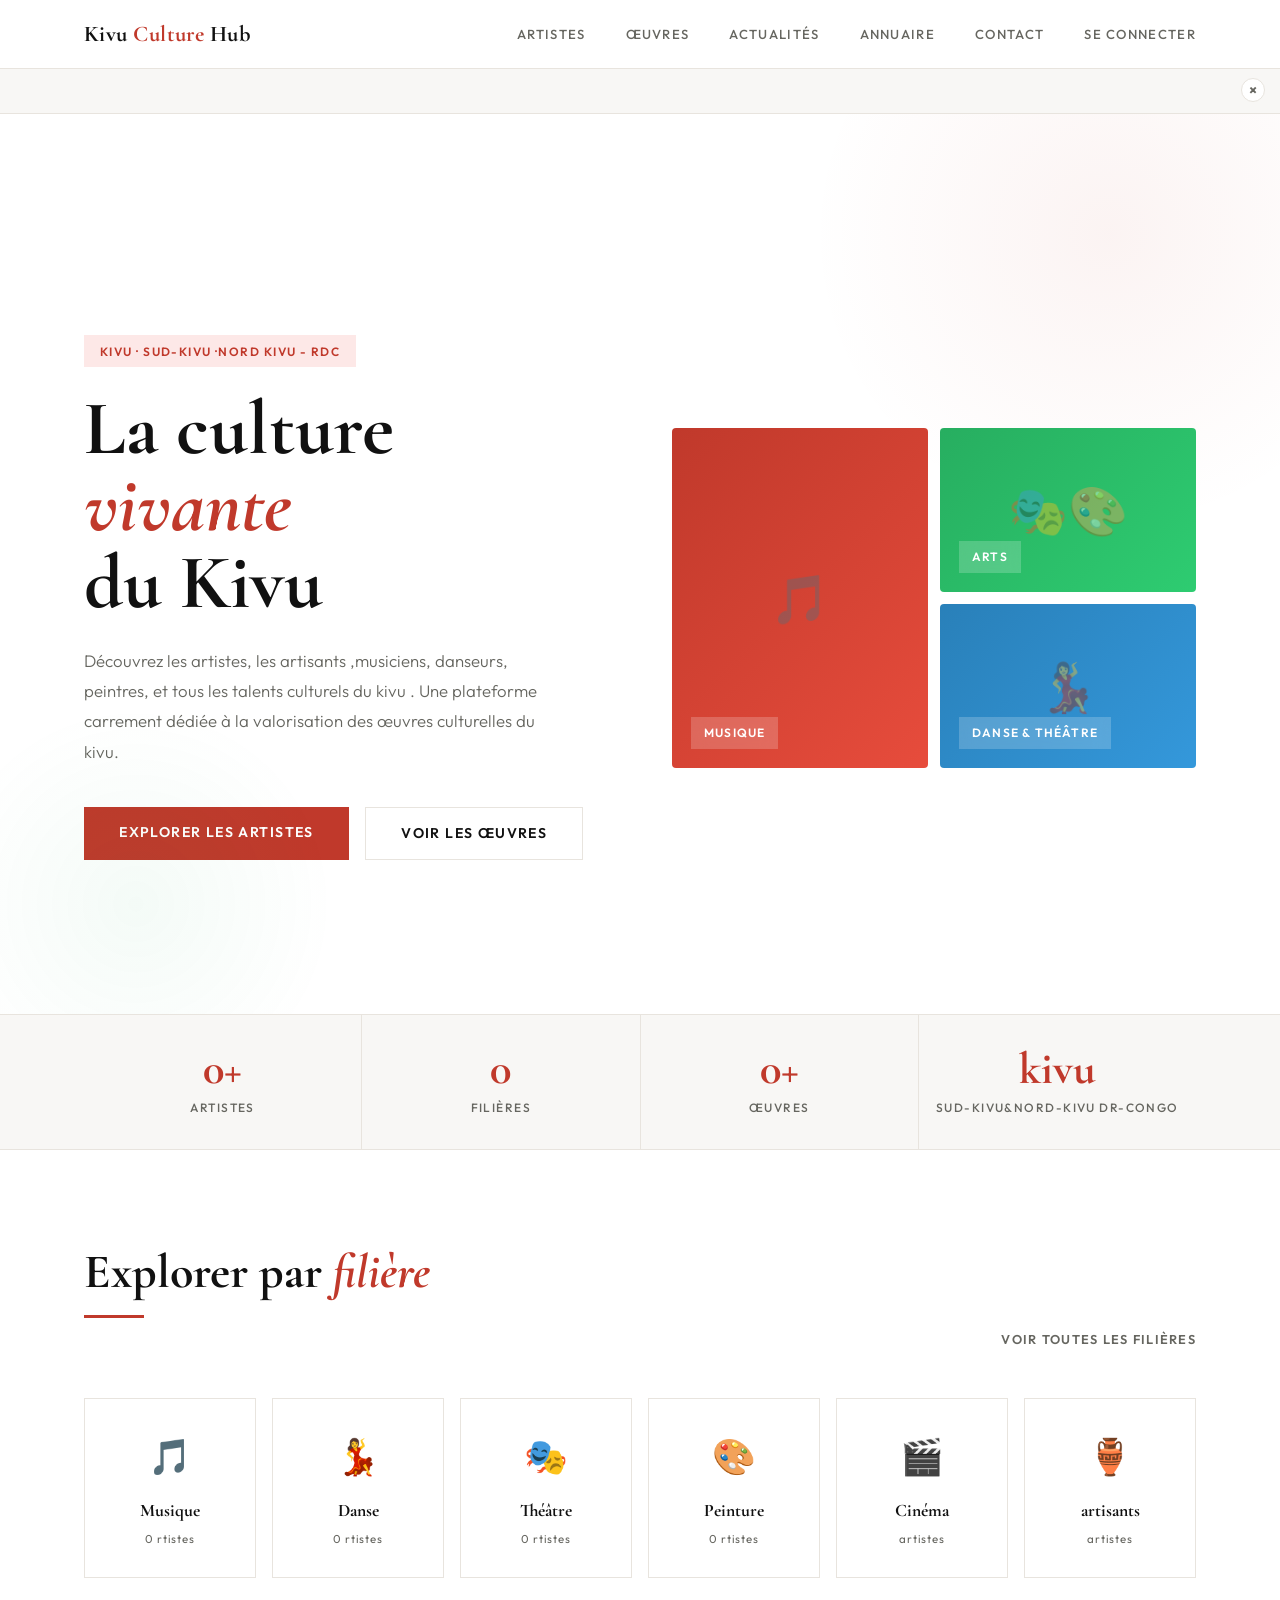
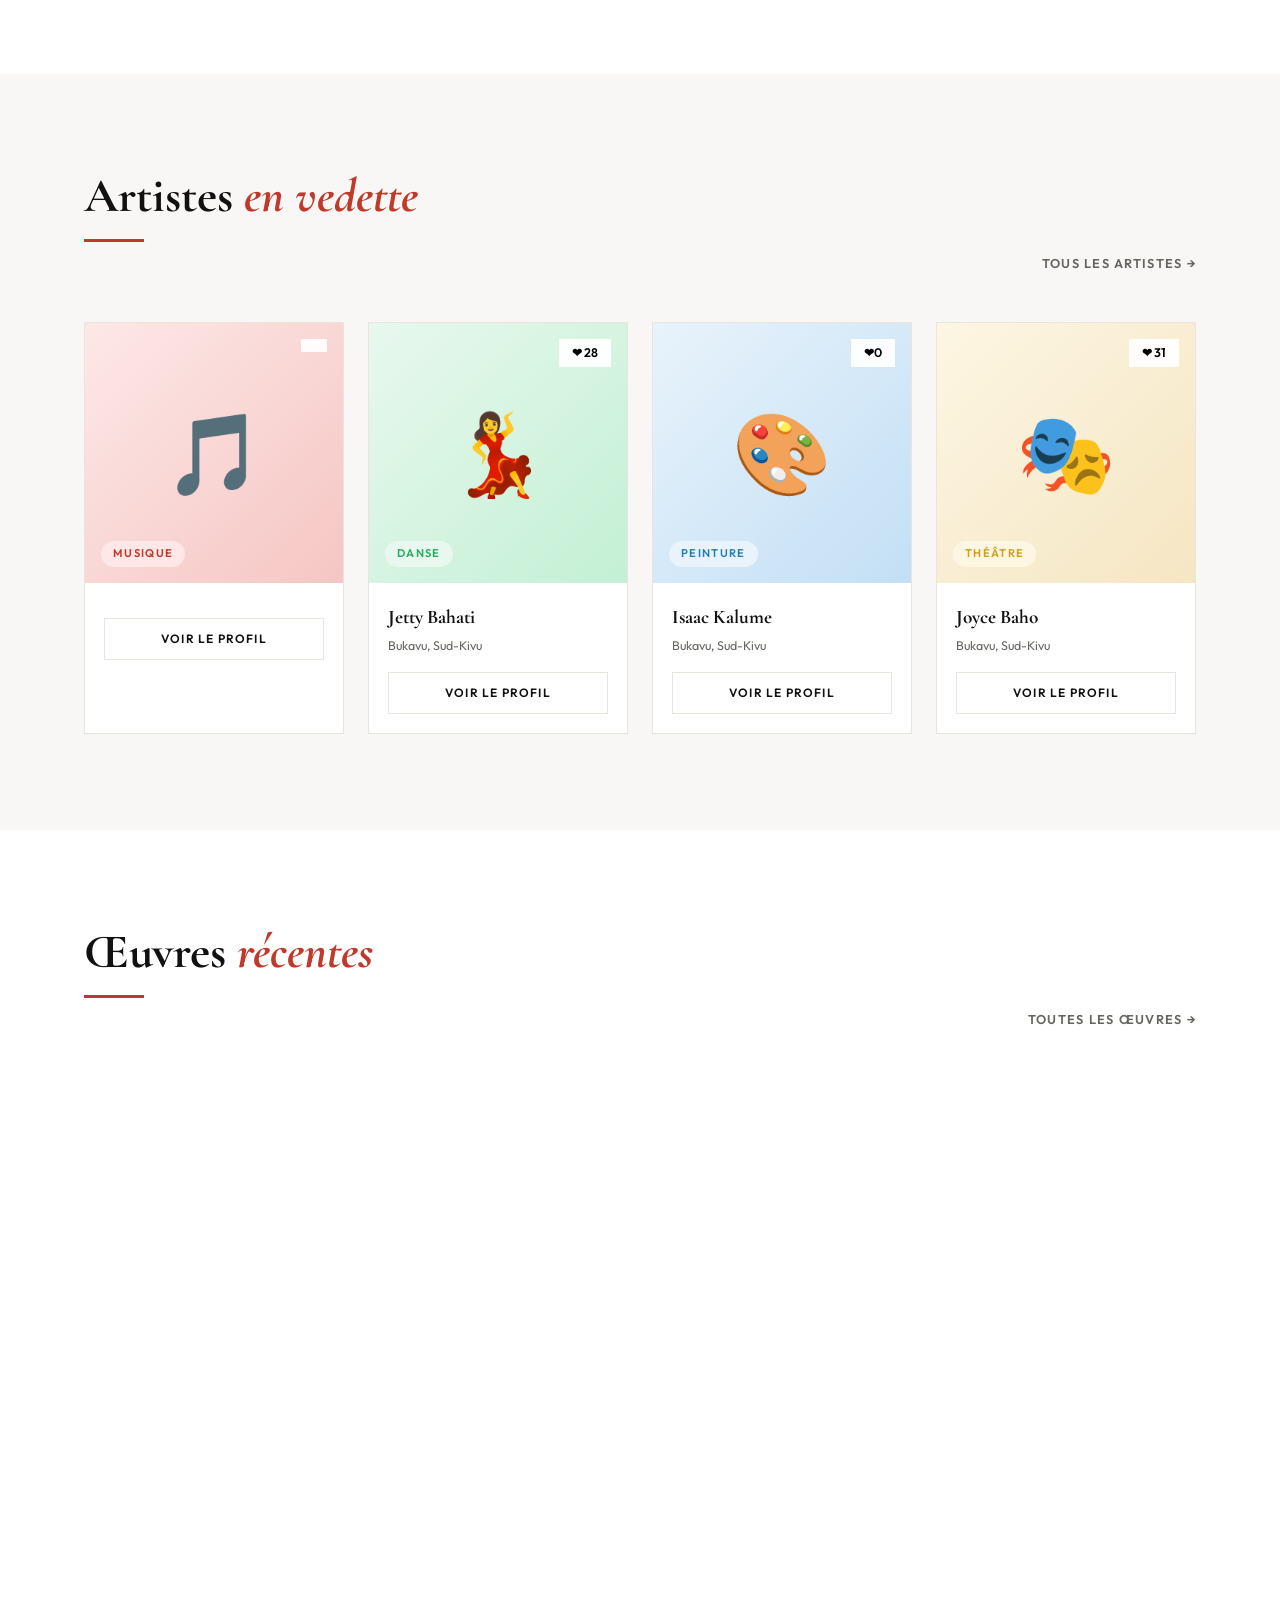
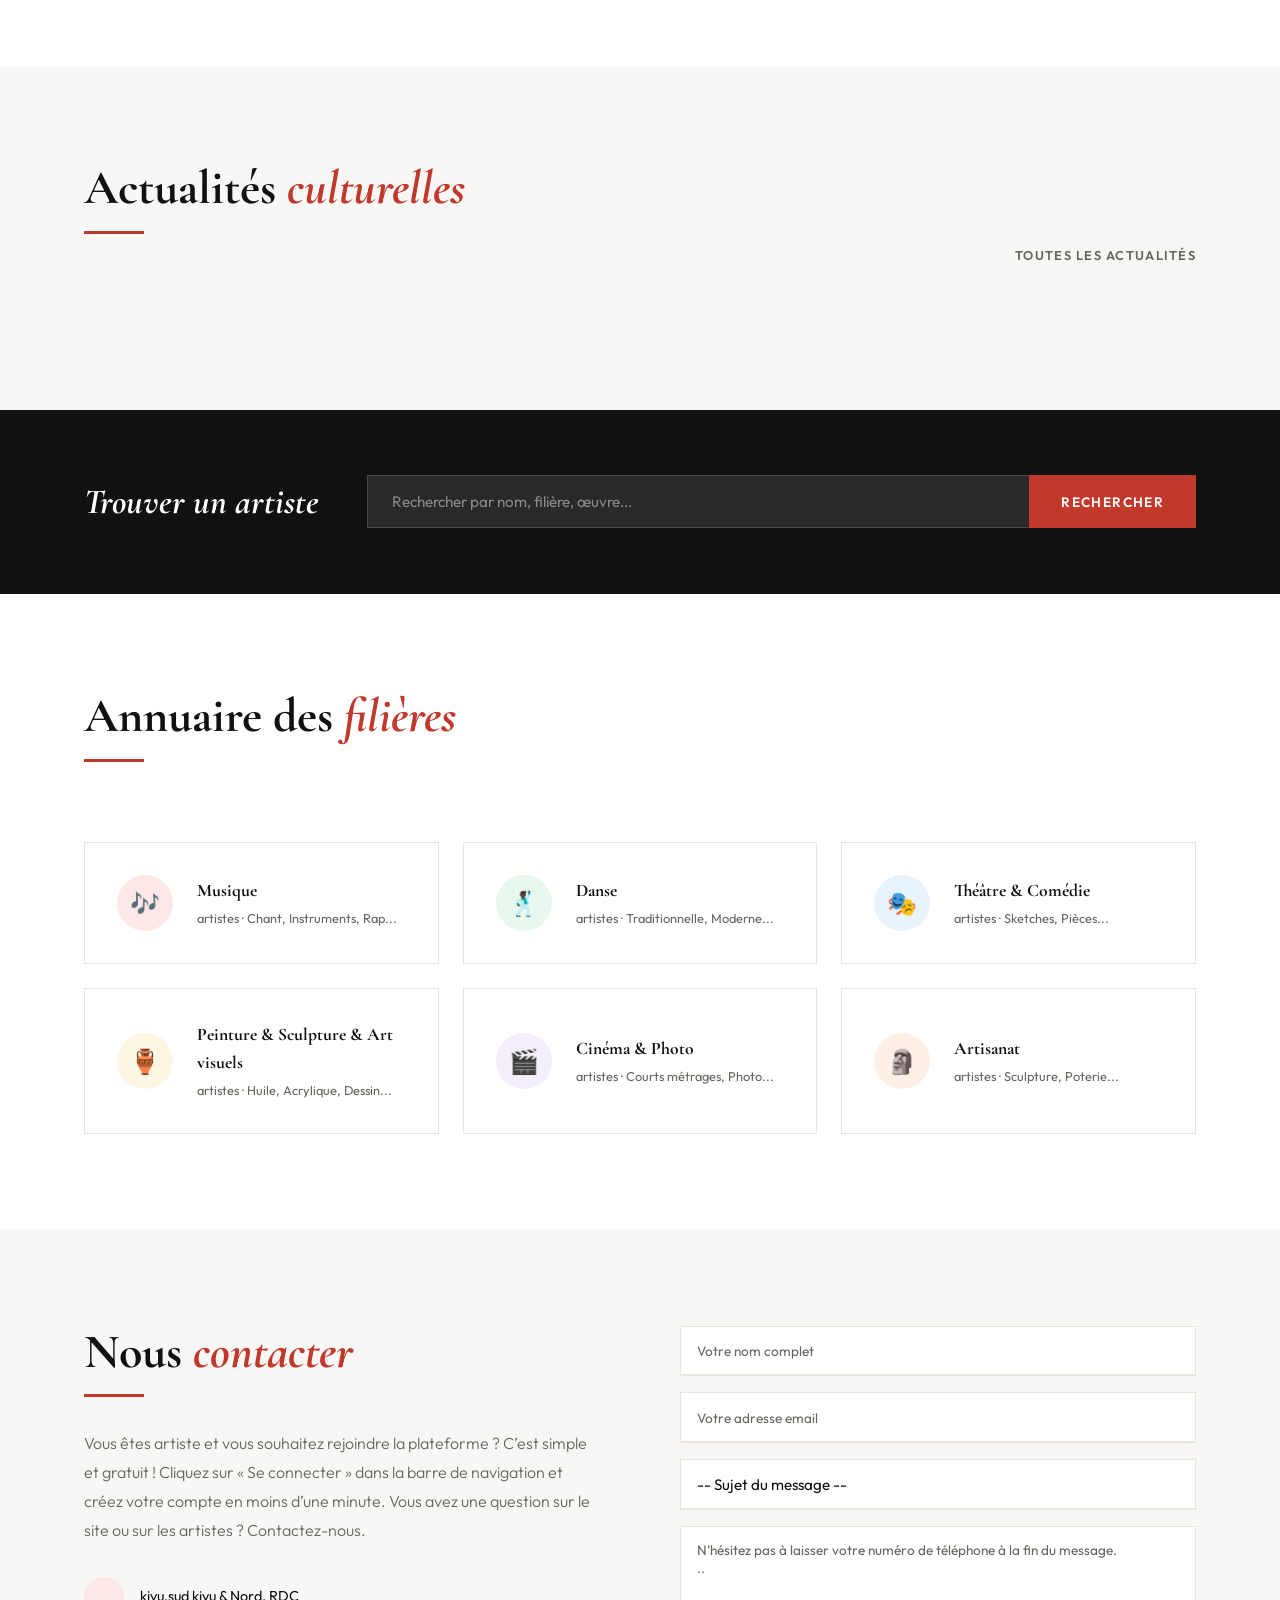
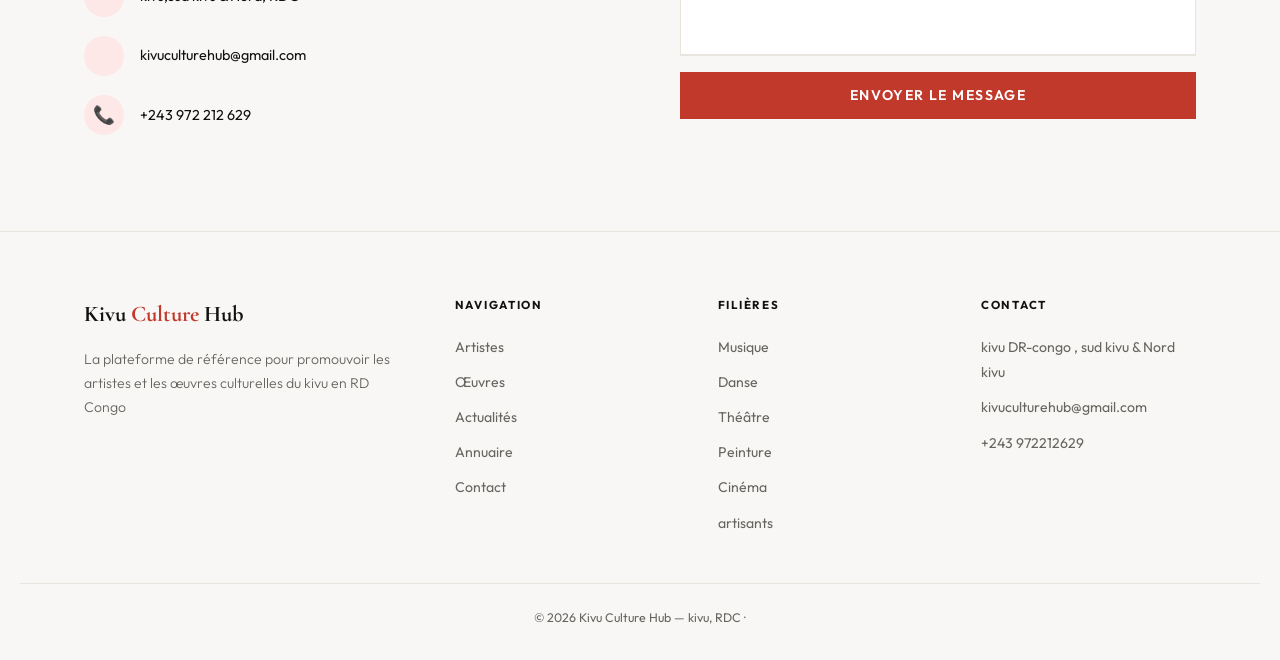
<file: index.html>
<!DOCTYPE html>
<html lang="EN">
<head>
    <meta charset="UTF-8">
    <meta name="viewport" content="width=device-width, initial-scale=1.0">
    <title>Kivu Culture Hub  RD-congo></title>
    <link rel="stylesheet" href="css/style.css">
</head>
<body>


<nav class="nav" id="nav">
    <div class="nav-inner">
        <a href="#" class="nav-logo">Kivu <span>Culture</span> Hub</a>
        <ul class="nav-liens">
            <li><a href="#artistes" data-i18n="nav.artistes">Artistes</a></li>
            <li><a href="#oeuvres" data-i18n="nav.oeuvres">Œuvres</a></li>
            <li><a href="#actualites" data-i18n="nav.actualites">Actualités</a></li>
            <li><a href="#annuaire">Annuaire</a></li>
            <li><a href="#contact" data-i18n="nav.contact">Contact</a></li>
            <li><a href="connexion.html" data-i18n="nav.connection">Se connecter</a></li>
        </ul>
        <button class="burger" id="burger">☰</button>
    </div>
</nav>

<div id="bandeauAnnonces" class="bandeau-defilant-container">
    <div class="bandeau-defilant-content">
        <span style="color: var(--rouge); font-weight: 700; margin-right: -1rem;">[ACTUALITÉS]</span>
        <a href="#actualites" 
        class="bandeau-item">
        🔥 Bienvenue sur Kivu Culture Hub ! Découvrez les nouveautés de la semaine.</a>
        <a href="#Ccompte" 
        class="bandeau-item">
        📢 Artistes du Kivu ? Créez votre compte aujourd'hui pour exposer vos œuvres !</a>
        
        <span style="color: 
        var(--bleu);
         font-weight: 700;
          margin-left: 2rem;
           margin-right: -1rem;">[CRÉEZ VOTRE COMPTE DÈS MAINTENANT]</span>
        <a href="#artistes" 
        class="bandeau-item">🎨</a>
    </div>
    <button class="btn-fermer-bandeau" onclick="fermerBandeau()" title="Enlever les actualités">×</button>
</div>


<section class="hero" id="accueil">
    <div class="hero-contenu conteneur">

        <div class="hero-texte">
            <span class="hero-badge"> kivu · Sud-Kivu ·Nord kivu - RDC</span>
            <h1 class="hero-titre">
                La culture <em>vivante</em><br>du Kivu
            </h1>
            <p class="hero-desc">
                Découvrez les artistes, les artisants ,musiciens, danseurs, peintres, 
                et tous les talents culturels du kivu . 
                Une plateforme carrement  dédiée à la valorisation 
                des œuvres culturelles du  kivu.
            </p>
            <div class="hero-btns">
                <a href="#artistes" class="btn-rouge" data-i18n="hero.cta1">Explorer les artistes</a>
                <a href="#oeuvres" class="btn-contour" data-i18n="hero.cta2">Voir les œuvres</a>
            </div>
        </div>

        <div class="hero-visuel">
            <div class="hero-carte">
                <span class="hero-carte-emoji">🎵</span>
                <span class="hero-carte-label">Musique</span>
            </div>
            <div class="hero-carte">
                <span class="hero-carte-emoji">🎭🎨</span>
                <span class="hero-carte-label">Arts </span>
            </div>
            <div class="hero-carte">
            <span class="hero-carte-emoji">💃</span>
             <span class="hero-carte-label">Danse & Théâtre</span>
            </div>
        </div>

    </div>
</section>

<div class="hero-stats">
    <div class="hero-stats-inner">
        <div class="stat-item">
            <div class="stat-chiffre">0+</div>
            <div class="stat-label" data-i18n="stat.artistes">Artistes</div>
        </div>
        <div class="stat-item">
            <div class="stat-chiffre">0</div>
            <div class="stat-label" data-i18n="stat.filieres">Filières</div>
        </div>
        <div class="stat-item">
            <div class="stat-chiffre">0+</div>
            <div class="stat-label" data-i18n="stat.oeuvres">Œuvres</div>
        </div>
        <div class="stat-item">
            <div class="stat-chiffre"> kivu </div>
            <div class="stat-label">Sud-Kivu&Nord-kivu DR-congo</div>
        </div>
    </div>
</div>

<section class="section" id="categories">
    <div class="conteneur">
        <div class="section-entete reveal">
            <div>
                <h2 class="section-titre" data-i18n="cat.titre"> Explorer par <span> filière </span></h2>
                <div class="separateur"></div>
            </div>
            <a href="#annuaire" class="lien-tout" data-i18n="vedette.voir-tous"> Voir toutes les filières </a>
        </div>
        <div class="categories-grille">
            <div class="categorie-carte reveal reveal-delay-1">
                <span class="categorie-emoji">🎵</span>
                <span class="categorie-nom">Musique</span>
                <span class="categorie-count">0 rtistes</span>
            </div>
            <div class="categorie-carte reveal reveal-delay-2">
                <span class="categorie-emoji">💃</span>
                <span class="categorie-nom">Danse</span>
                <span class="categorie-count">0 rtistes</span>
            </div>
            <div class="categorie-carte reveal reveal-delay-3">
                <span class="categorie-emoji">🎭</span>
                <span class="categorie-nom">Théâtre</span>
                <span class="categorie-count">0 rtistes</span>
            </div>
            <div class="categorie-carte reveal reveal-delay-4">
                <span class="categorie-emoji">🎨</span>
                <span class="categorie-nom">Peinture</span>
                <span class="categorie-count">0 rtistes</span>
            </div>
            <div class="categorie-carte reveal reveal-delay-1">
                <span class="categorie-emoji">🎬</span>
                <span class="categorie-nom">Cinéma</span>
                <span class="categorie-count"> artistes</span>
            </div>
            <div class="categorie-carte reveal reveal-delay-2">
                <span class="categorie-emoji">🏺</span>
                <span class="categorie-nom">artisants</span>
                <span class="categorie-count"> artistes</span>
            </div>
        </div>
    </div>
</section>

<section class="section section-gris" id="artistes">
    <div class="conteneur">
        <div class="section-entete reveal">
            <div>
                <h2 class="section-titre" data-i18n="vedette.titre">Artistes <span>en vedette</span></h2>
                <div class="separateur"></div>
            </div>
            <a href="artistes.html" class="lien-tout" data-i18n="vedette.voir-tous">Tous les artistes →</a>
        </div>
        <div class="artistes-grille" id="artistes-grille">

            
            <div class="artiste-carte reveal reveal-delay-1">
                <div class="artiste-photo">
                <div class="artiste-photo-bg photo-bg-1">🎵</div>
                <button class="artiste-like-btn"></button>
                    <span class="artiste-filiere-badge tag tag-rouge">Musique</span>
            </div>
            <div class="artiste-info">
                <div class="artiste-nom"></div> 
               <div class="artiste-ville"> </div>
                </div>
                <a href="artiste.html?id=1" class="artiste-lien" data-i18n="btn.voir-profil">Voir le profil</a>
            </div>

          
            <div class="artiste-carte reveal reveal-delay-2">
                <div class="artiste-photo">
                    <div class="artiste-photo-bg photo-bg-2">💃</div>
                    <button class="artiste-like-btn">❤ 28</button>
                    <span class="artiste-filiere-badge tag tag-vert">Danse</span>
                </div>
                <div class="artiste-info">
                    <div class="artiste-nom">Jetty Bahati</div>
                    <div class="artiste-ville"> Bukavu, Sud-Kivu</div>
                </div>
                <a href="artiste.html?id=2" class="artiste-lien" data-i18n="btn.voir-profil">Voir le profil</a>
            </div>
            
            <div class="artiste-carte reveal reveal-delay-3">
                <div class="artiste-photo">
                    <div class="artiste-photo-bg photo-bg-3">🎨</div>
                    <button class="artiste-like-btn">❤0</button>
                    <span class="artiste-filiere-badge tag tag-bleu">Peinture</span>
                </div>
                <div class="artiste-info">
                    <div class="artiste-nom">Isaac Kalume</div>
                    <div class="artiste-ville"> Bukavu, Sud-Kivu</div>
                </div>
                <a href="artiste.html?id=3" class="artiste-lien" data-i18n="btn.voir-profil">Voir le profil</a>
            </div>

        
            <div class="artiste-carte reveal reveal-delay-4">
                <div class="artiste-photo">
                    <div class="artiste-photo-bg photo-bg-4">🎭</div>
                    <button class="artiste-like-btn">❤ 31</button>
                    <span class="artiste-filiere-badge tag tag-or">Théâtre</span>
                </div>
                <div class="artiste-info">
                <div class="artiste-nom">Joyce Baho</div>
                <div class="artiste-ville"> Bukavu, Sud-Kivu</div>
                </div>
                <a href="artiste.html?id=4" class="artiste-lien" data-i18n="btn.voir-profil">Voir le profil</a>
            </div>

          </div>
        </div>
      </section>


<section class="section" id="oeuvres">
    <div class="conteneur">
        <div class="section-entete reveal">
        <div>
        <h2 class="section-titre" data-i18n="oeuvres.titre">Œuvres <span>récentes</span></h2>
        <div class="separateur"></div>
        </div>
         <a href="oeuvres.html" class="lien-tout" data-i18n="oeuvres.voir-tous">Toutes les œuvres →</a>
        </div>
        <div class="oeuvres-grille">

           
        </div>
    </div>
    </div>
</section>


<section class="section section-gris" id="actualites">
    <div class="conteneur">
    <div class="section-entete reveal">
         <div>
        <h2 class="section-titre" data-i18n="news.titre">Actualités <span>culturelles</span></h2>
            <div class="separateur"></div>
        </div>
         <a href="actualites.html" class="lien-tout" data-i18n="news.voir-toutes">Toutes les actualités </a>
        </div>
        <div class="news-grille" id="news-grille"></div>
        </div>
    </div>
</section>

<div class="recherche-section">
    <div class="recherche-inner">
     <h2 class="recherche-titre" data-i18n="artistes.titre">Trouver un artiste</h2>
      <div class="recherche-form">
        <input 
             type="text" 
             class="recherche-input" 
              id="recherche-input"
               data-i18n="artistes.recherche" placeholder="Rechercher par nom, filière, œuvre...">
    <button class="recherche-btn" id="recherche-btn">Rechercher</button>
    </div>
    </div>
</div>

<section class="section" id="annuaire">
    <div class="conteneur">
    <div class="section-entete reveal">
         <div>
             <h2 class="section-titre">Annuaire des <span>filières</span></h2>
            <div class="separateur"></div>
            </div>
        </div>
        <div class="filieres-grille">

          <div class="filiere-carte reveal reveal-delay-1">
                <div class="filiere-icone fi-rouge">🎶</div>
                <div class="filiere-info">
                    <div class="filiere-nom">Musique</div>
                    <div class="filiere-count">artistes · Chant, Instruments, Rap...</div>
                </div>
            </div>

            <div class="filiere-carte reveal reveal-delay-2">
                <div class="filiere-icone fi-vert">🕺🏿</div>
                <div class="filiere-info">
                    <div class="filiere-nom">Danse</div>
                    <div class="filiere-count"> artistes · Traditionnelle, Moderne...</div>
                </div>
            </div>

            <div class="filiere-carte reveal reveal-delay-3">
                <div class="filiere-icone fi-bleu">🎭</div>
                <div class="filiere-info">
                    <div class="filiere-nom">Théâtre & Comédie</div>
                    <div class="filiere-count"> artistes · Sketches, Pièces...</div>
                </div>
            </div>

            <div class="filiere-carte reveal reveal-delay-1">
                <div class="filiere-icone fi-or">🏺</div>
                <div class="filiere-info">
                    <div class="filiere-nom">Peinture & Sculpture & Art visuels </div>
                    <div class="filiere-count"> artistes · Huile, Acrylique, Dessin...</div>
                </div>
            </div>

            <div class="filiere-carte reveal reveal-delay-2">
                <div class="filiere-icone fi-violet">🎬</div>
                <div class="filiere-info">
                    <div class="filiere-nom">Cinéma & Photo</div>
                    <div class="filiere-count">artistes · Courts métrages, Photo...</div>
                </div>
            </div>

            <div class="filiere-carte reveal reveal-delay-3">
                <div class="filiere-icone fi-orange">🗿</div>
                <div class="filiere-info">
                    <div class="filiere-nom">Artisanat</div>
                    <div class="filiere-count">artistes · Sculpture, Poterie...</div>
                </div>
            </div>

        </div>
    </div>
</section>


<section class="section section-gris" id="contact">
    <div class="conteneur">
        <div class="contact-grille">

            <div class="reveal">
                <h2 class="section-titre" data-i18n="contact.titre">Nous <span>contacter</span></h2>
                <div class="separateur"></div>
                <p style="font-size:1rem;
                 color:var(--gris-texte);
                  line-height:1.8;
                   font-weight:300;
                    margin-bottom:1.5rem;">
                    Vous êtes artiste et vous souhaitez rejoindre la plateforme ?
C’est simple et gratuit !

Cliquez sur « Se connecter » dans la barre de navigation et créez votre compte en moins d’une minute.

Vous avez une question sur le site ou sur les artistes ?
Contactez-nous.
                </p>
                <div class="contact-info-liste">
                    <div class="contact-info-item">
                        <span class="contact-icone"></span>
                        <span class="contact-icone-texte">kivu,sud kivu & Nord, RDC</span>
                    </div>
                    <div class="contact-info-item">
                        <span class="contact-icone"></span>
                        <span class="contact-icone-texte">kivuculturehub@gmail.com </span>
                    </div>
                    <div class="contact-info-item">
                        <span class="contact-icone">📞</span>
                        <span class="contact-icone-texte">+243 972 212 629</span>
                    </div>
                </div>
            </div>

            <div class="reveal reveal-delay-2">
                <div class="contact-form">
                    <input type="text"  id="contact-nom"     data-i18n="contact.nom" placeholder="Votre nom complet">
                    <input type="email" id="contact-email"   data-i18n="contact.email" placeholder="Votre adresse email">
                    <select id="contact-sujet">
                        <option value="">-- Sujet du message --</option>
                      <option>Je suis artiste et je veux rejoindre</option>
                    <option>  un artiste m'interesse </option>
                    <option>Question sur un artiste</option>
                <option>je veux en apprendre plus  sur la plateforme</option>
               <option>Signaler un problème</option>
                  <option>Autre</option>
                  </select>
                  <textarea id="contact-message" data-i18n="contact.message" placeholder="N’hésitez pas à laisser votre numéro de téléphone à la fin du message.
.."></textarea>
                  <button class="btn-rouge" onclick="envoyerMessage()">
                        Envoyer le message  
           </button>
      </div>
        </div>
        </div>
    </div>
</section>


<footer class="footer">
    <div class="footer-grille">

        <div>
        <div class="footer-logo">Kivu <span>Culture</span> Hub</div>
        <p class="footer-desc">
                La plateforme de référence pour promouvoir 
                les artistes et les œuvres culturelles 
                du kivu  en RD Congo
         </p>
        </div>

        <div>
        <div class="footer-col-titre">Navigation</div>
         <ul class="footer-liens">
            <li><a href="#artistes">Artistes</a></li>
            <li><a href="#oeuvres">Œuvres</a></li>
            <li><a href="#actualites">Actualités</a></li>
            <li><a href="#annuaire">Annuaire</a></li>
            <li><a href="#contact">Contact</a></li>
            </ul>
        </div>

        <div>
            <div class="footer-col-titre">Filières</div>
            <ul class="footer-liens">
                <li><a href="#"> Musique</a></li>
                <li><a href="#"> Danse</a></li>
                <li><a href="#"> Théâtre</a></li>
                <li><a href="#"> Peinture</a></li>
                <li><a href="#"> Cinéma</a></li>
                <li><a href="#"> artisants</a></li>
            </ul>
        </div>

        <div>
            <div class="footer-col-titre">Contact</div>
            <ul class="footer-liens">
                <li><a href="#"> kivu DR-congo , sud kivu & Nord kivu </a></li>
                <li><a href="#"> kivuculturehub@gmail.com </a></li>
                <li><a href="#"> +243 972212629 </a></li>
            </ul>
        </div>

    </div>
    <div class="footer-bas">
        © 2026 Kivu Culture Hub — kivu, RDC ·
    </div>
</footer>


<script type="module" src="js/main.js"></script>

</body>
</html>
</file>
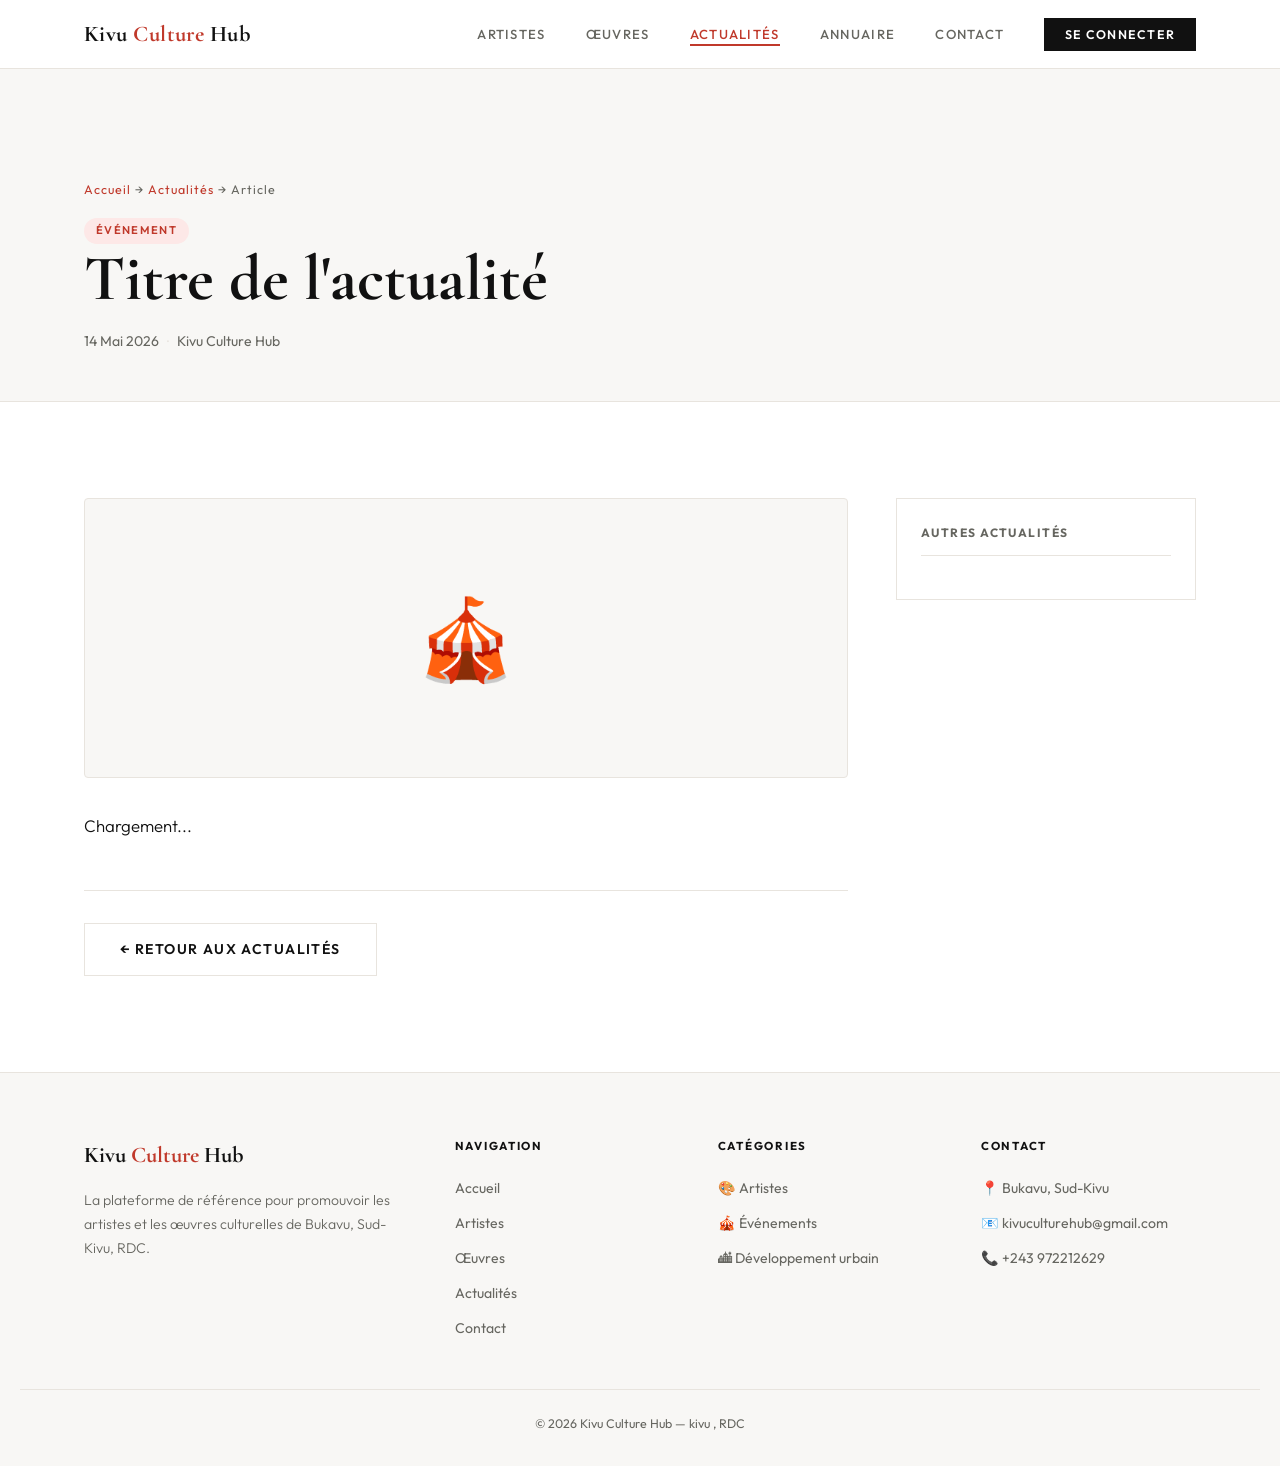
<file: actualiteid.html>
<!DOCTYPE html>
<html lang="fr">
<head>
    <meta charset="UTF-8">
    <meta name="viewport" content="width=device-width, initial-scale=1.0">
    <title>Actualité — Kivu Culture Hub</title>
    <link rel="stylesheet" href="css/style.css">
</head>
<body>

<!-- NAVIGATION -->
<nav class="nav" id="nav">
    <div class="nav-inner">
        <a href="index.html" class="nav-logo">Kivu <span>Culture</span> Hub</a>
        <ul class="nav-liens">
            <li><a href="artistes.html" data-i18n="nav.artistes">Artistes</a></li>
            <li><a href="oeuvres.html" data-i18n="nav.oeuvres">Œuvres</a></li>
            <li><a href="actualites.html" class="actif" data-i18n="nav.actualites">Actualités</a></li>
            <li><a href="index.html#annuaire">Annuaire</a></li>
            <li><a href="index.html#contact" data-i18n="nav.contact">Contact</a></li>
            <li><a href="connexion.html" class="nav-btn" data-i18n="nav_connecter">Se connecter</a></li>
        </ul>
        <button class="burger" id="burger">☰</button>
    </div>
</nav>

<!-- EN-TETE NEWS -->
<div class="page-entete">
    <div class="conteneur">
        <p class="page-breadcrumb">
            <a href="index.html">Accueil</a> →
            <a href="actualites.html">Actualités</a> →
            <span id="news-breadcrumb">Article</span>
        </p>
        <div class="news-detail-header">
            <span class="tag tag-rouge" id="news-tag">Événement</span>
            <h1 class="page-titre" id="news-titre">Titre de l'actualité</h1>
            <div class="news-detail-meta">
                <span id="news-date">14 Mai 2026</span>
                <span class="news-detail-sep">·</span>
                <span id="news-auteur">Kivu Culture Hub</span>
            </div>
        </div>
    </div>
</div>

<!-- CONTENU NEWS -->
<section class="section">
    <div class="conteneur">
        <div class="news-detail-grille">

            <!-- Texte principal -->
            <div class="news-detail-corps">
                <div class="news-detail-visuel" id="news-visuel">
                    <span class="news-detail-emoji" id="news-emoji">🎪</span>
                </div>
                <div class="news-detail-texte" id="news-texte">
                    Chargement...
                </div>
                <div class="news-detail-nav">
                 <a href="actualites.html" class="btn-contour" data-i18n="news.voir-toutes">← Retour aux actualités</a>
                </div>
            </div>

           
            <aside class="news-detail-sidebar">
                <div class="sidebar-bloc">
                 <div class="sidebar-titre">Autres actualités</div>
                <div id="autres-news">
                </div>
            </div>
            </aside>
        </div>
    </div>
</section>


<footer class="footer">
    <div class="footer-grille">
        <div>
          <div class="footer-logo">Kivu <span>Culture</span> Hub</div>
       <p class="footer-desc">
                La plateforme de référence pour promouvoir
         les artistes et les œuvres culturelles
                de Bukavu, Sud-Kivu, RDC.
            </p>
        </div>
        <div>
            <div class="footer-col-titre">Navigation</div>
            <ul class="footer-liens">
                <li><a href="index.html">Accueil</a></li>
                <li><a href="artistes.html">Artistes</a></li>
                <li><a href="oeuvres.html">Œuvres</a></li>
                <li><a href="actualites.html">Actualités</a></li>
                <li><a href="index.html#contact">Contact</a></li>
            </ul>
        </div>
        <div>
            <div class="footer-col-titre">Catégories</div>
            <ul class="footer-liens">
                <li><a href="#">🎨 Artistes</a></li>
                <li><a href="#">🎪 Événements</a></li>
                <li><a href="#">🏙 Développement urbain</a></li>
            </ul>
        </div>
        <div>
            <div class="footer-col-titre">Contact</div>
            <ul class="footer-liens">
                <li><a href="#">📍 Bukavu, Sud-Kivu</a></li>
                <li><a href="#">📧 kivuculturehub@gmail.com</a></li>
                <li><a href="#">📞 +243 972212629</a></li>
            </ul>
        </div>
    </div>
    <div class="footer-bas">
        © 2026 Kivu Culture Hub — kivu , RDC
    </div>
</footer>

<script type="module" src="js/main.js"></script>
</body>
</html>
</file>
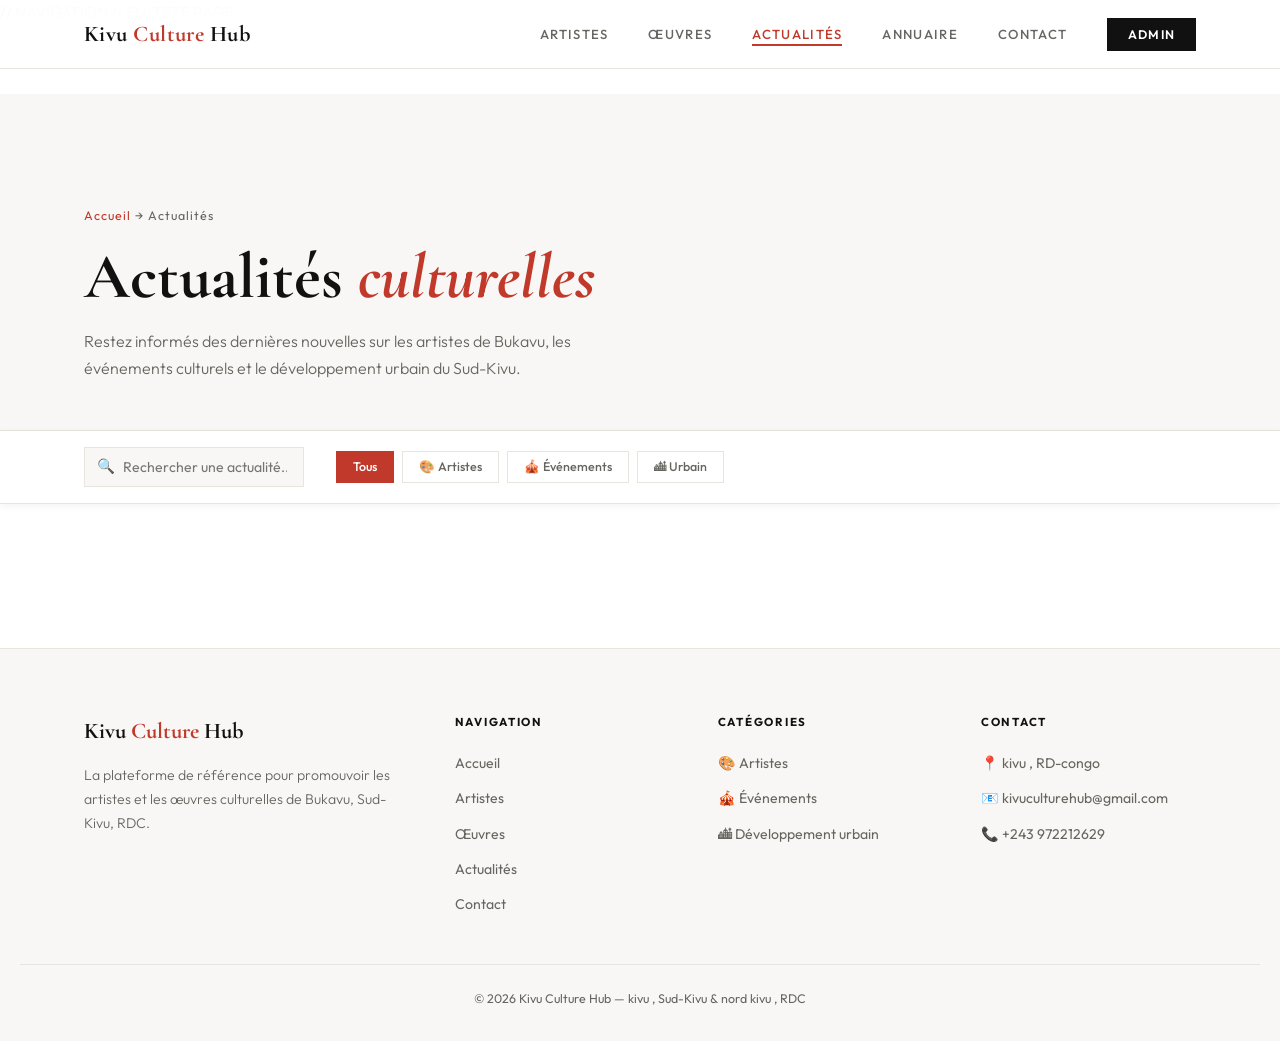
<file: actualites.html>
<!DOCTYPE html>
<html lang="fr">
<head>
    <meta charset="UTF-8">
    <meta name="viewport" content="width=device-width, initial-scale=1.0">
    <title>Actualités — Kivu Culture Hub</title>
    <link rel="stylesheet" href="css/style.css">
</head>
<body>

// NAVIGATION

<nav class="nav" id="nav">
    <div class="nav-inner">
        <a href="index.html" class="nav-logo">Kivu <span>Culture</span> Hub</a>
        <ul class="nav-liens">
            <li><a href="artistes.html" data-i18n="nav.artistes">Artistes</a></li>
            <li><a href="oeuvres.html" data-i18n="nav.oeuvres">Œuvres</a></li>
            <li><a href="actualites.html" class="actif" data-i18n="nav.actualites">Actualités</a></li>
            <li><a href="index.html#annuaire">Annuaire</a></li>
            <li><a href="index.html#contact">Contact</a></li>
            <li><a href="admin.html" class="nav-btn">Admin</a></li>
        </ul>
        <button class="burger" id="burger">☰</button>
    </div>
</nav>


//  EN-TETE PAGE

<div class="page-entete">
    <div class="conteneur">
        <div class="page-entete-inner">
            <div>
                <p class="page-breadcrumb">
                    <a href="index.html">Accueil</a> → Actualités
                </p>
                <h1 class="page-titre" data-i18n="news.titre">
                    Actualités <span>culturelles</span>
                </h1>
                <p class="page-desc">
                    Restez informés des dernières nouvelles sur les artistes 
                    de Bukavu, les événements culturels et le développement 
                    urbain du Sud-Kivu.
                </p>
            </div>
        </div>
    </div>
</div>

<!-- ════════════════════════════════════
     FILTRES
════════════════════════════════════ -->
<div class="filtres-barre">
     <div class="conteneur">        <div class="filtres-inner">
        <div class="filtre-recherche">
        <span class="filtre-recherche-icone">🔍</span>
         <input
                    type="text"
                    id="recherche-news"
                    data-i18n="artistes.recherche" placeholder="Rechercher une actualité..."
                    class="filtre-input"
                >
            </div>
            <div class="filtres-filieres">
                <button class="filtre-btn actif" data-cat="tous" data-i18n="btn.tous">Tous</button>
                <button class="filtre-btn" data-cat="artiste">🎨 Artistes</button>
          <button class="filtre-btn" data-cat="evenement">🎪 Événements</button>
                <button class="filtre-btn" data-cat="urbain">🏙 Urbain</button>
     </div></div>
    </div>
</div>

<section class="artistes-section">
    <div class="conteneur">

        <div class="vide" id="vide" style="display:none;">
            <span style="font-size:3rem;">📰</span>
        <p data-i18n="artistes.vide">Aucune actualité trouvée.</p>
       </div>

        <div class="news-page-grille" id="news-grille">

            

        </div>
    </div>
</section>



<footer class="footer">
 <div class="footer-grille">
 <div>
    <div class="footer-logo">Kivu <span>Culture</span> Hub</div>
      <p class="footer-desc">
               La plateforme de référence pour promouvoir
                les artistes et les œuvres culturelles
                de Bukavu, Sud-Kivu, RDC.</p>
    </div>
        <div>
            <div class="footer-col-titre">Navigation</div>
            <ul class="footer-liens">
             <li><a href="index.html">Accueil</a></li>
           <li><a href="artistes.html">Artistes</a></li>
               <li><a href="oeuvres.html">Œuvres</a></li>
        <li><a href="actualites.html">Actualités</a></li>
                <li><a href="index.html#contact">Contact</a></li>
            </ul>
        </div>
        <div>
            <div class="footer-col-titre">Catégories</div>
            <ul class="footer-liens">
                <li><a href="#">🎨 Artistes</a></li>
            <li><a href="#">🎪 Événements</a></li>
                <li><a href="#">🏙 Développement urbain</a></li>
         </ul>
        </div>
        <div>
            <div class="footer-col-titre">Contact</div>
            <ul class="footer-liens">
                <li><a href="#">📍 kivu , RD-congo</a></li>
                <li><a href="#">📧 kivuculturehub@gmail.com</a></li>
            <li><a href="#">📞 +243 972212629</a></li>
        </ul>
        </div>
    </div>
    <div class="footer-bas">
        © 2026 Kivu Culture Hub —  kivu , Sud-Kivu & nord kivu , RDC
    </div>
</footer>

<script type="module" src="js/main.js"></script>

</body>
</html>
</file>
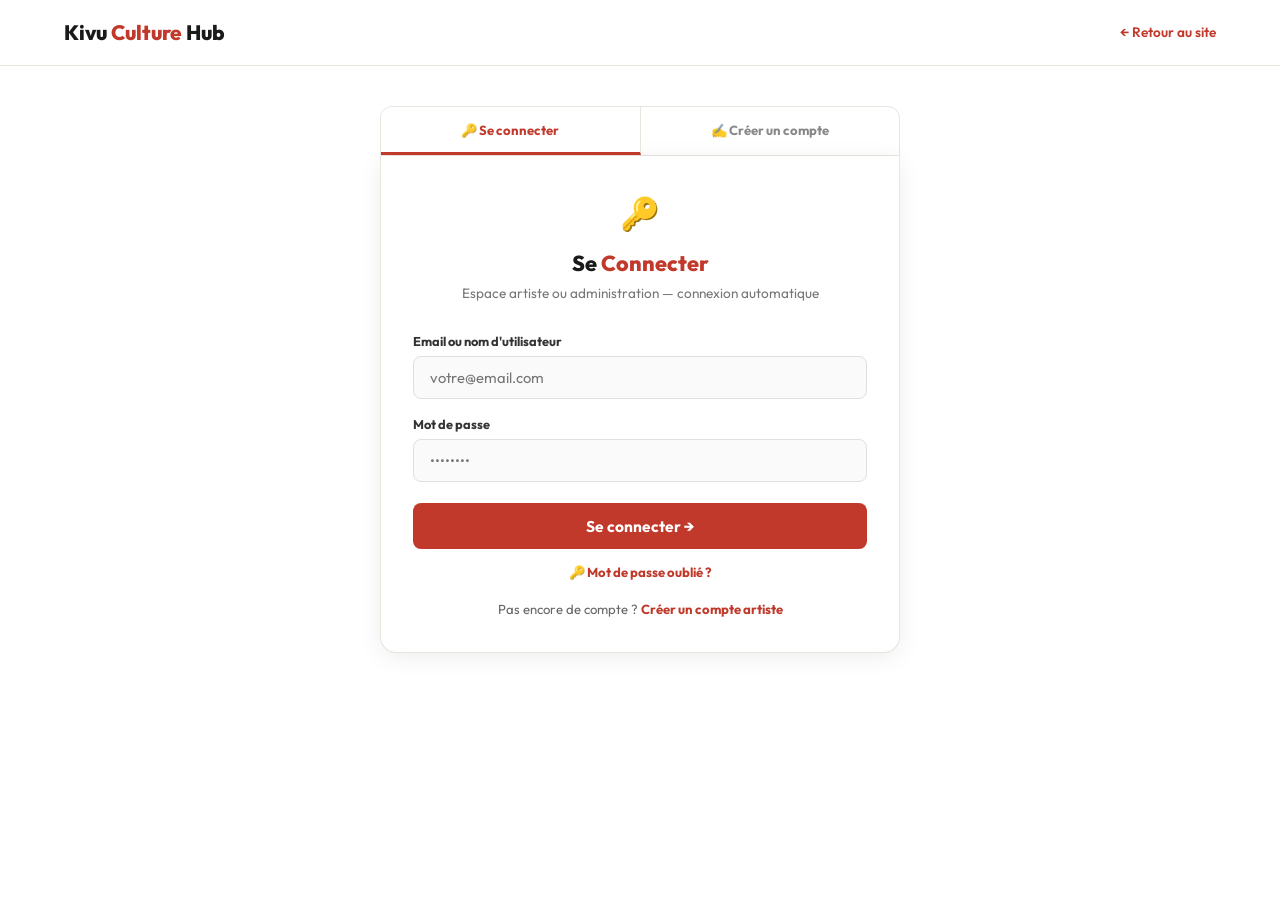
<file: admin.html>
<!DOCTYPE html>
<html lang="fr">
<head>
    <meta charset="UTF-8">
    <meta name="viewport" content="width=device-width, initial-scale=1.0">
    <title>Admin — Kivu Culture Hub</title>
    <link rel="stylesheet" href="css/style.css">
</head>
<body class="admin-body">

<!-- ════════════════════════════════════
     HEADER
════════════════════════════════════ -->
<header class="admin-header" id="admin-header">
    <div class="admin-logo">Kivu <span>Culture</span> Hub — Admin</div>
    <div class="admin-header-droite" id="admin-header-droite">
        <span id="admin-nom-connecte" class="admin-nom-connecte"></span>
        <a href="index.html" class="admin-back">← Voir le site</a>
        <button onclick="adminLogout()" class="admin-btn-logout">🚪 Déconnexion</button>
    </div>
    <button class="admin-burger" id="admin-burger" aria-label="Ouvrir le menu">☰</button>
</header>

<!-- ════════════════════════════════════
     TABS
════════════════════════════════════ -->
<div class="admin-tabs" id="admin-tabs">
    <div class="admin-tab actif" onclick="adminTab('artistes')">🎨 Artistes</div>
    <div class="admin-tab" onclick="adminTab('oeuvres')">🖼 Œuvres</div>
    <div class="admin-tab" onclick="adminTab('news')">📰 Actualités</div>
    <div class="admin-tab" onclick="adminTab('messages')">✉️ Messages</div>
    <div class="admin-tab" onclick="adminTab('toplikes')">🏆 Top Likes</div>
    <div class="admin-tab" onclick="adminTab('demandes')" id="tab-demandes">📋 Demandes <span id="badge-demandes" style="background:#c0392b;color:#fff;border-radius:10px;padding:1px 7px;font-size:0.75rem;margin-left:4px;display:none;"></span></div>
    <div class="admin-tab" onclick="adminTab('admins-comptes')" id="tab-admins-comptes">👥 Admins</div>
    <div class="admin-tab" onclick="adminTab('mon-compte')">👤 Mon compte</div>
</div>


<div class="admin-panel" id="panel-mon-compte">
    <div class="admin-panel-titre">Mon compte</div>
    <p class="admin-panel-desc">Modifier votre email ou mot de passe.</p>
    <div class="admin-form-bloc admin-form-bloc-etroit">
        <div class="admin-form-titre">Changer l'email</div>
        <div class="admin-form-group">
            <label>Nouvel email</label>
            <input type="email" id="compte-email" placeholder="nouveau@email.com">
        </div>
        <div class="admin-form-group">
            <label>Mot de passe actuel</label>
            <input type="password" id="compte-pass-confirm" placeholder="Confirmez votre mot de passe">
        </div>
        <button class="admin-btn-add" onclick="modifierEmail()">Changer l'email</button>
        <br><br>
        <div class="admin-form-titre">Changer le mot de passe</div>
        <div class="admin-form-group">
            <label>Mot de passe actuel</label>
            <input type="password" id="compte-ancien-pass" placeholder="Mot de passe actuel">
        </div>
        <div class="admin-form-group">
            <label>Nouveau mot de passe</label>
            <input type="password" id="compte-new-pass" placeholder="Min. 6 caractères">
        </div>
        <button class="admin-btn-add" onclick="modifierMotDePasse()">Changer le mot de passe</button>
    </div>
</div>

<!-- ════════════════════════════════════
     PANEL — ARTISTES
════════════════════════════════════ -->
<div class="admin-panel actif" id="panel-artistes">
    <div class="admin-panel-titre">Gestion des artistes</div>
    <p class="admin-panel-desc">Ajouter, modifier ou supprimer des artistes de la plateforme.</p>

    <div class="admin-grille">

        <div class="admin-form-bloc">
            <div class="admin-form-titre">Ajouter un artiste</div>

            <div class="admin-form-group">
                <label>Nom complet *</label>
                <input type="text" id="art-nom" placeholder="Ex: Victor Mwendanga">
            </div>

            <div class="admin-form-group">
                <label>Filière *</label>
                <select id="art-filiere">
                    <option value="">-- Choisir une filière --</option>
                    <option value="musique">🎵 Musique</option>
                    <option value="danse">💃 Danse</option>
                    <option value="theatre">🎭 Théâtre</option>
                    <option value="peinture">🎨 Peinture</option>
                    <option value="sculpture">🗿 Sculpture</option>
                    <option value="cinema">🎬 Cinéma</option>
                    <option value="artisanat">🏺 Artisanat</option>
                </select>
            </div>

            <div class="admin-form-group">
                <label>Biographie</label>
                <textarea id="art-bio" placeholder="Description de l'artiste..."></textarea>
            </div>

            <div class="admin-form-row">
                <div class="admin-form-group">
                    <label>Téléphone</label>
                    <input type="text" id="art-tel" placeholder="+243 XXX XXX XXX">
                </div>
                <div class="admin-form-group">
                    <label>Email</label>
                    <input type="email" id="art-email" placeholder="artiste@email.com">
                </div>
            </div>

            <div class="admin-form-group">
                <label>Ville</label>
                <input type="text" id="art-ville" placeholder="Bukavu, Sud-Kivu">
            </div>

            <div class="admin-form-group">
                <label>Photo de l'artiste</label>
                <div class="upload-widget">
                    <div class="upload-tabs">
                        <button type="button" class="upload-tab actif" onclick="switchUpload('art','url',this)">🔗 Lien URL</button>
                        <button type="button" class="upload-tab" onclick="switchUpload('art','file',this)">📂 Fichier local</button>
                    </div>
                    <div id="art-upload-url" class="upload-panel">
                        <input type="text" id="art-photo" placeholder="https://exemple.com/photo.jpg">
                    </div>
                    <div id="art-upload-file" class="upload-panel upload-panel-cache">
                        <div class="upload-dropzone" id="art-dropzone" onclick="document.getElementById('art-file-input').click()">
                            <span id="art-dropzone-label">📁 Cliquez ou déposez une image ici</span>
                        </div>
                        <input type="file" id="art-file-input" accept="image/*" class="upload-input-cache" onchange="handleFileUpload('art', this)">
                    </div>
                    <div id="art-photo-preview" class="upload-preview upload-preview-cache">
                        <img id="art-photo-img" src="" class="upload-preview-img" alt="Aperçu">
                        <button type="button" onclick="clearUpload('art')" class="upload-clear-btn">✕</button>
                    </div>
                </div>
            </div>

            <button class="admin-btn-add" onclick="adminAjouterArtiste()">+ Ajouter l'artiste</button>
        </div>

        <div class="admin-liste-bloc">
            <div class="admin-liste-header">
                <div class="admin-liste-titre">Artistes enregistrés</div>
                <div class="admin-liste-count" id="count-artistes">artiste(s)</div>
            </div>
            <div class="admin-liste-items" id="liste-artistes">
                <div class="admin-chargement">Chargement...</div>
            </div>
        </div>

    </div>
</div>

<!-- ════════════════════════════════════
     PANEL — OEUVRES
════════════════════════════════════ -->
<div class="admin-panel" id="panel-oeuvres">
    <div class="admin-panel-titre">Gestion des œuvres</div>
    <p class="admin-panel-desc">Ajouter, modifier ou supprimer des œuvres culturelles.</p>

    <div class="admin-grille">

        <div class="admin-form-bloc">
            <div class="admin-form-titre">Ajouter une œuvre</div>

            <div class="admin-form-group">
                <label>Titre *</label>
                <input type="text" id="oeu-titre" placeholder="Ex: Kivu Na Moyo">
            </div>

            <div class="admin-form-group">
                <label>Type *</label>
                <select id="oeu-type">
                    <option value="">-- Type d'œuvre --</option>
                    <option value="audio">🎵 Audio / Musique</option>
                    <option value="video">🎬 Vidéo</option>
                    <option value="peinture">🎨 Peinture</option>
                    <option value="sculpture">🗿 Sculpture</option>
                    <option value="photo">📷 Photo</option>
                    <option value="theatre">🎭 Théâtre</option>
                </select>
            </div>

            <div class="admin-form-group">
                <label>Artiste *</label>
                <input type="text" id="oeu-artiste" placeholder="Nom de l'artiste">
            </div>

            <div class="admin-form-group">
                <label>Année</label>
                <input type="number" id="oeu-annee" placeholder="2026">
            </div>

            <div class="admin-form-group">
                <label>Fichier / Lien média</label>
                <div class="upload-widget">
                    <div class="upload-tabs">
                        <button type="button" class="upload-tab actif" onclick="switchUpload('oeu','url',this)">🔗 Lien URL / YouTube</button>
                        <button type="button" class="upload-tab" onclick="switchUpload('oeu','file',this)">📂 Fichier local</button>
                    </div>
                    <div id="oeu-upload-url" class="upload-panel">
                        <input type="text" id="oeu-url" placeholder="https://... ou lien YouTube">
                        <p class="upload-hint">💡 Supporte YouTube, liens audio/vidéo, images</p>
                    </div>
                    <div id="oeu-upload-file" class="upload-panel upload-panel-cache">
                        <div class="upload-dropzone" id="oeu-dropzone" onclick="document.getElementById('oeu-file-input').click()">
                            <span id="oeu-dropzone-label">📁 Cliquez ou déposez un fichier ici</span>
                        </div>
                        <input type="file" id="oeu-file-input" accept="image/*,audio/*,video/*" class="upload-input-cache" onchange="handleFileUpload('oeu', this)">
                    </div>
                    <div id="oeu-photo-preview" class="upload-preview upload-preview-cache">
                        <img id="oeu-photo-img" src="" class="upload-preview-img" alt="Aperçu">
                        <button type="button" onclick="clearUpload('oeu')" class="upload-clear-btn">✕</button>
                    </div>
                </div>
            </div>

            <div class="admin-form-group">
                <label>Description</label>
                <textarea id="oeu-desc" placeholder="Description de l'œuvre..."></textarea>
            </div>

            <button class="admin-btn-add" onclick="adminAjouterOeuvre()">+ Ajouter l'œuvre</button>
        </div>

        <div class="admin-liste-bloc">
            <div class="admin-liste-header">
                <div class="admin-liste-titre">Œuvres enregistrées</div>
                <div class="admin-liste-count" id="count-oeuvres">0 œuvre(s)</div>
            </div>
            <div class="admin-liste-items" id="liste-oeuvres">
                <div class="admin-chargement">Chargement...</div>
            </div>
        </div>

    </div>
</div>

<!-- ════════════════════════════════════
     PANEL — ACTUALITES
════════════════════════════════════ -->
<div class="admin-panel" id="panel-news">
    <div class="admin-panel-titre">Gestion des actualités</div>
    <p class="admin-panel-desc">Publier, modifier ou supprimer des actualités culturelles.</p>

    <div class="admin-grille">

        <div class="admin-form-bloc">
            <div class="admin-form-titre">Publier une actualité</div>

            <div class="admin-form-group">
                <label>Titre *</label>
                <input type="text" id="news-titre-admin" placeholder="Titre de l'actualité">
            </div>

            <div class="admin-form-group">
                <label>Catégorie *</label>
                <select id="news-cat">
                    <option value="artiste">🎨 Artiste</option>
                    <option value="evenement">🎪 Événement</option>
                    <option value="urbain">🏙 Développement urbain</option>
                </select>
            </div>

            <div class="admin-form-group">
                <label>Texte *</label>
                <textarea id="news-texte-admin" class="admin-textarea-tall" placeholder="Contenu de l'actualité..."></textarea>
            </div>

            <button class="admin-btn-add" onclick="adminAjouterNews()">+ Publier l'actualité</button>
        </div>

        <div class="admin-liste-bloc">
            <div class="admin-liste-header">
                <div class="admin-liste-titre">Actualités publiées</div>
                <div class="admin-liste-count" id="count-news">0 actualité(s)</div>
            </div>
            <div class="admin-liste-items" id="liste-news">
                <div class="admin-chargement">Chargement...</div>
            </div>
        </div>

    </div>
</div>

<!-- ════════════════════════════════════
     PANEL — MESSAGES
════════════════════════════════════ -->
<div class="admin-panel" id="panel-messages">
    <div class="admin-panel-titre">Messages reçus</div>
    <p class="admin-panel-desc">Messages envoyés via le formulaire de contact.</p>

    <div class="admin-liste-bloc">
        <div class="admin-liste-header">
            <div class="admin-liste-titre">Messages</div>
            <div class="admin-liste-count" id="count-messages">0 message(s)</div>
        </div>
        <div class="admin-liste-items" id="liste-messages">
            <div class="admin-chargement">Chargement...</div>
        </div>
    </div>
</div>

<!-- ════════════════════════════════════
     PANEL — TOP LIKES
════════════════════════════════════ -->
<div class="admin-panel" id="panel-toplikes">
    <div class="admin-panel-titre">🏆 Top Likes — Artistes les plus aimés</div>
    <p class="admin-panel-desc">Classement des artistes selon le nombre de likes reçus.</p>

    <div class="admin-liste-bloc">
        <div class="admin-liste-header">
            <div class="admin-liste-titre">Classement</div>
        </div>
        <div class="admin-liste-items" id="liste-top-likes">
            <div class="admin-chargement">Cliquez sur l'onglet pour charger...</div>
        </div>
    </div>
</div>

<!-- ════════════════════════════════════
     PANEL — GESTION DES ADMINS
════════════════════════════════════ -->
<div class="admin-panel" id="panel-demandes">
    <div class="admin-section-titre">📋 Demandes d'accès artistes</div>
    <div class="admin-count" id="count-demandes"></div>
    <div id="liste-demandes"><div class="admin-chargement">Chargement...</div></div>
</div>

<div class="admin-panel" id="panel-admins-comptes">
    <div class="admin-panel-titre">👥 Gestion des comptes administrateurs</div>
    <p class="admin-panel-desc">Créez des comptes admins et gérez les accès. Seul le Super Admin peut accéder à cette section.</p>

    <div class="admin-grille">

        <div class="admin-form-bloc">
            <div class="admin-form-titre">Créer un compte admin</div>

            <div class="admin-form-group">
                <label>Nom complet *</label>
                <input type="text" id="new-admin-nom" placeholder="Ex: Jean Kalumba">
            </div>
            <div class="admin-form-group">
                <label>Email *</label>
                <input type="email" id="new-admin-email" placeholder="jean@kivuculturehub.cd">
            </div>
            <div class="admin-form-group">
                <label>Nom d'utilisateur *</label>
                <p class="admin-label-hint">Utilisé pour se connecter</p>
                <input type="text" id="new-admin-username" placeholder="jean.kalumba">
            </div>
            <div class="admin-form-group">
                <label>Mot de passe *</label>
                <p class="admin-label-hint">Minimum 6 caractères</p>
                <input type="password" id="new-admin-pass" placeholder="••••••••">
            </div>
            <div class="admin-form-group">
                <label>Mot de sécurité *</label>
                <p class="admin-label-hint">Utilisé pour récupérer le mot de passe</p>
                <input type="text" id="new-admin-mot-sec" placeholder="Ex: Bukavu2026">
            </div>

            <div class="admin-info-bloc admin-info-jaune">
                🛡 Les admins créés ont les mêmes droits que vous, <strong>sauf</strong> qu'ils ne peuvent pas modifier ou supprimer des comptes administrateurs.
            </div>

            <button class="admin-btn-add" onclick="adminAjouterAdmin()">+ Créer le compte admin</button>
        </div>

        <div class="admin-liste-bloc">
            <div class="admin-liste-header">
                <div class="admin-liste-titre">Comptes administrateurs</div>
                <div class="admin-liste-count" id="count-admins">0 compte(s)</div>
            </div>
            <div class="admin-info-bloc admin-info-bleu">
                👑 = Super Admin &nbsp;·&nbsp; 🛡 = Admin standard<br>
                <em>Vous ne pouvez pas supprimer un Super Admin ni votre propre compte.</em>
            </div>
            <div class="admin-liste-items" id="liste-admins">
                <div class="admin-chargement">Chargez l'onglet pour afficher...</div>
            </div>
        </div>

    </div>
</div>

<!-- TOAST -->
<div class="admin-toast" id="admin-toast"></div>

<!-- ════════════════════════════════════
     SCRIPTS
════════════════════════════════════ -->
<script>
function switchUpload(prefix, mode, btn) {
    btn.closest('.upload-tabs').querySelectorAll('.upload-tab').forEach(t => t.classList.remove('actif'));
    btn.classList.add('actif');
    document.getElementById(prefix + '-upload-url').classList.toggle('upload-panel-cache', mode !== 'url');
    document.getElementById(prefix + '-upload-file').classList.toggle('upload-panel-cache', mode !== 'file');
}

function handleFileUpload(prefix, input) {
    const file = input.files[0];
    if (!file) return;
    const reader = new FileReader();
    reader.onload = function(e) {
        const dataUrl = e.target.result;
        const urlInput = document.getElementById(prefix + '-photo') || document.getElementById(prefix + '-url');
        if (urlInput) urlInput.dataset.fileData = dataUrl;
        const label = document.getElementById(prefix + '-dropzone-label');
        if (label) label.textContent = '✅ ' + file.name;
        if (file.type.startsWith('image/')) {
            const preview = document.getElementById(prefix + '-photo-preview');
            const img     = document.getElementById(prefix + '-photo-img');
            if (preview && img) { img.src = dataUrl; preview.classList.remove('upload-preview-cache'); }
        }
    };
    reader.readAsDataURL(file);
}

function clearUpload(prefix) {
    const urlInput = document.getElementById(prefix + '-photo') || document.getElementById(prefix + '-url');
    if (urlInput) { urlInput.value = ''; urlInput.dataset.fileData = ''; }
    const label = document.getElementById(prefix + '-dropzone-label');
    if (label) label.textContent = '📁 Cliquez ou déposez un fichier ici';
    const preview = document.getElementById(prefix + '-photo-preview');
    if (preview) preview.classList.add('upload-preview-cache');
    const fi = document.getElementById(prefix + '-file-input');
    if (fi) fi.value = '';
}

window.addEventListener('DOMContentLoaded', () => {

    // ── Burger menu ──
    const burger = document.getElementById('admin-burger');
    const tabs   = document.getElementById('admin-tabs');
    if (burger && tabs) {
        burger.addEventListener('click', function() {
            const ouvert = tabs.classList.toggle('admin-tabs-ouvert');
            burger.textContent = ouvert ? '✕' : '☰';
            burger.setAttribute('aria-label', ouvert ? 'Fermer le menu' : 'Ouvrir le menu');
        });
        // Fermer après sélection d'un tab sur mobile
        tabs.querySelectorAll('.admin-tab').forEach(function(tab) {
            tab.addEventListener('click', function() {
                if (window.innerWidth <= 768) {
                    tabs.classList.remove('admin-tabs-ouvert');
                    burger.textContent = '☰';
                }
            });
        });
    }
    ['art','oeu'].forEach(prefix => {
        const dz = document.getElementById(prefix + '-dropzone');
        if (!dz) return;
        dz.addEventListener('dragover',  e => { e.preventDefault(); dz.classList.add('dragover'); });
        dz.addEventListener('dragleave', () => dz.classList.remove('dragover'));
        dz.addEventListener('drop', e => {
            e.preventDefault(); dz.classList.remove('dragover');
            const file = e.dataTransfer.files[0];
            if (!file) return;
            const inp = document.getElementById(prefix + '-file-input');
            if (inp) {
                const dt = new DataTransfer(); dt.items.add(file);
                inp.files = dt.files;
                handleFileUpload(prefix, inp);
            }
        });
    });

    // fileData injection is now handled directly in main.js
});
</script>

<script type="module" src="js/main.js"></script>

</body>
</html>
</file>
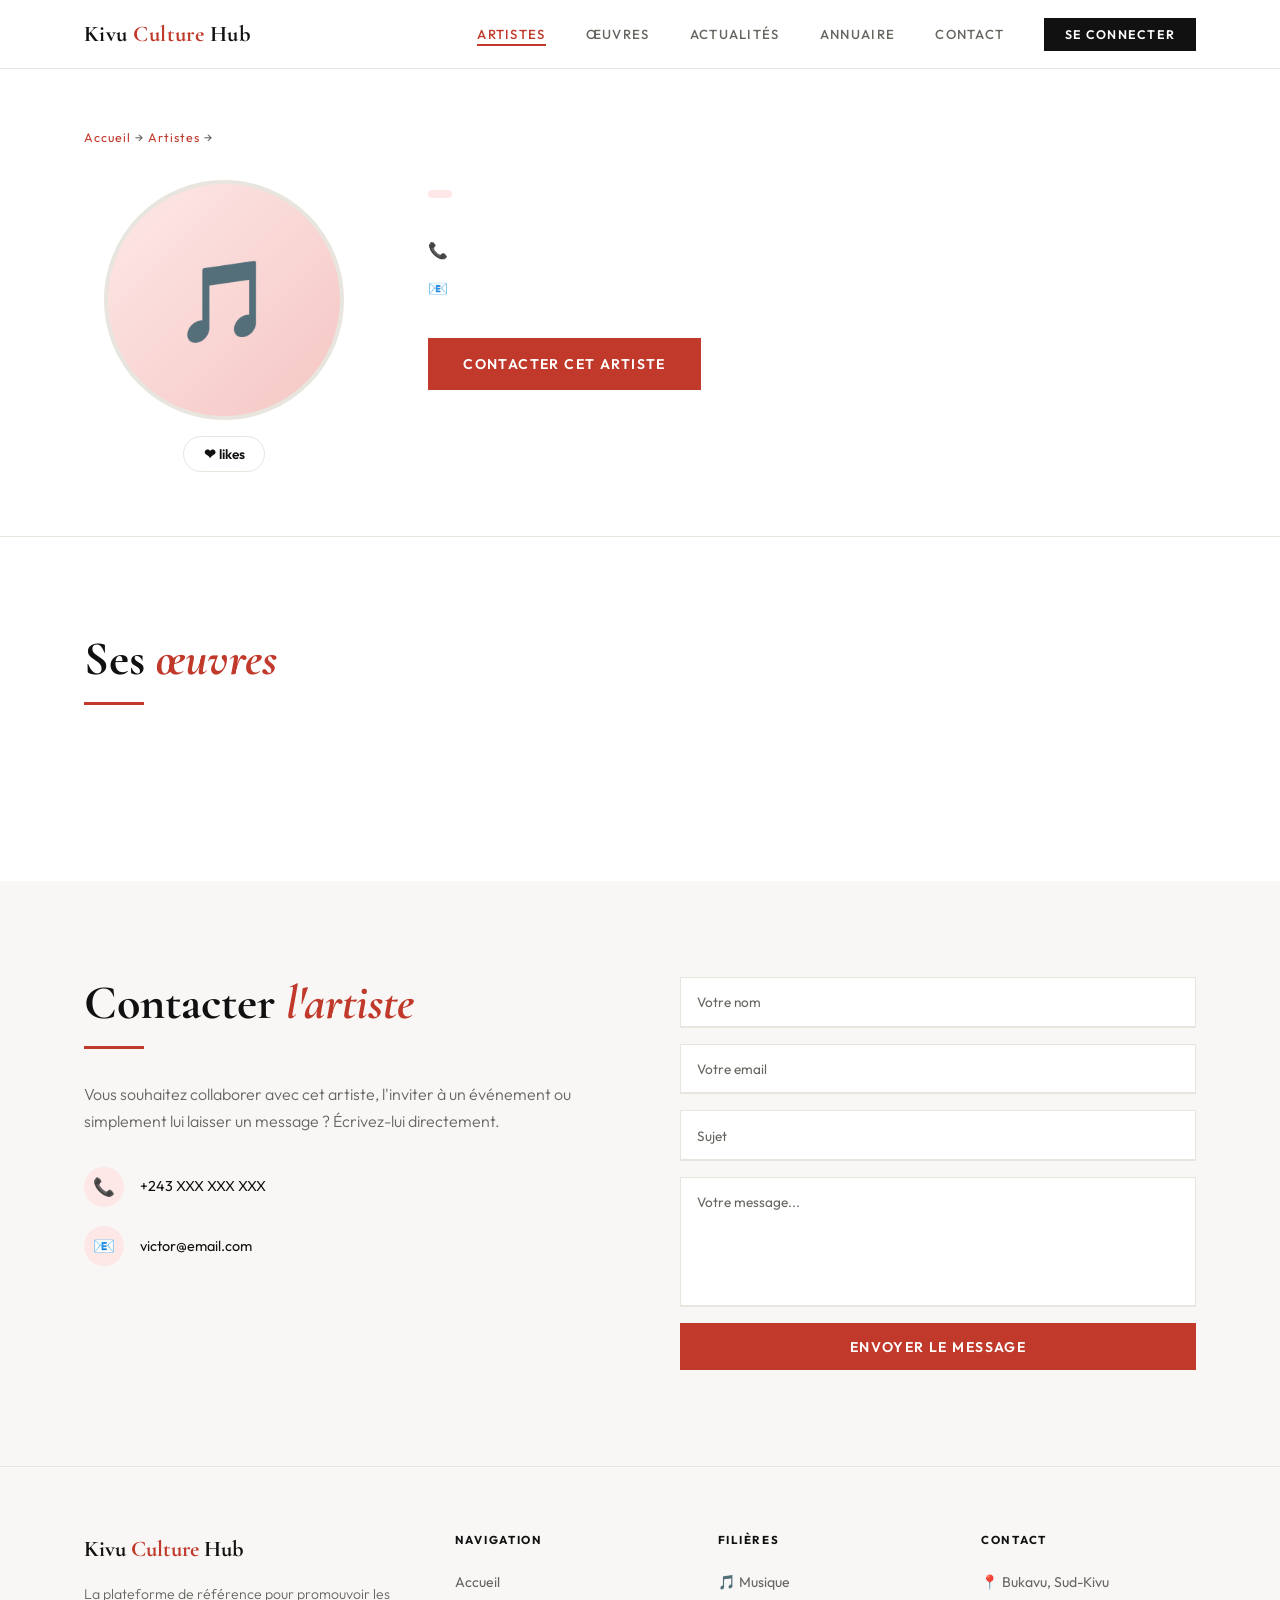
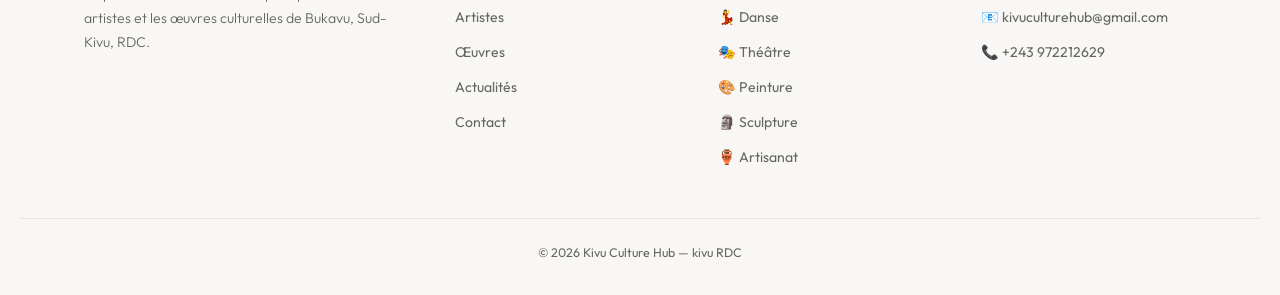
<file: artiste.html>
<!DOCTYPE html>
<html lang="fr">
<head>
    <meta charset="UTF-8">
    <meta name="viewport" content="width=device-width, initial-scale=1.0">
    <title>Profil Artiste — Kivu Culture Hub</title>
    <link rel="stylesheet" href="css/style.css">
</head>
<body>

<!-- ════════════════════════════════════
     NAVIGATION
════════════════════════════════════ -->
<nav class="nav" id="nav">
    <div class="nav-inner">
        <a href="index.html" class="nav-logo">Kivu <span>Culture</span> Hub</a>
        <ul class="nav-liens">
            <li><a href="artistes.html" class="actif" data-i18n="nav.artistes">Artistes</a></li>
            <li><a href="oeuvres.html" data-i18n="nav.oeuvres">Œuvres</a></li>
            <li><a href="actualites.html" data-i18n="nav.actualites">Actualités</a></li>
            <li><a href="index.html#annuaire">Annuaire</a></li>
            <li><a href="index.html#contact" data-i18n="nav.contact">Contact</a></li>
            <li><a href="connexion.html" class="nav-btn" data-i18n="nav_connecter">Se connecter</a></li>
        </ul>
        <button class="burger" id="burger">☰</button>
    </div>
</nav>

<!-- ════════════════════════════════════
     PROFIL HERO
════════════════════════════════════ -->
<section class="profil-hero">
    <div class="conteneur">
        <p class="page-breadcrumb">
            <a href="index.html">Accueil</a> → 
            <a href="artistes.html">Artistes</a> → 
            <span id="profil-nom-breadcrumb"></span>
        </p>

        <div class="profil-hero-inner">

            <!-- Photo -->
            <div class="profil-photo-wrapper">
                <div class="profil-photo photo-bg-1" id="profil-photo">
                    🎵
                </div>
                <button class="profil-like-btn" id="profil-like-btn">
                    ❤ <span id="profil-likes"></span> likes
                </button>
            </div>

            <!-- Infos principales -->
            <div class="profil-infos">
                <span class="tag tag-rouge" id="profil-filiere-tag"></span>
                <h1 class="profil-nom" id="profil-nom"></h1>
                <p class="profil-ville" id="profil-ville"></p>

                <div class="profil-bio" id="profil-bio">
                   
                </div>

                <!-- Contacts -->
                <div class="profil-contacts">
                    <div class="profil-contact-item" id="profil-tel">
                        <span class="profil-contact-icone">📞</span>
                        <span></span>
                    </div>
                    <div class="profil-contact-item" id="profil-email">
                        <span class="profil-contact-icone">📧</span>
                        <span></span>
                    </div>
                    <div class="profil-contact-item" id="profil-adresse">
                        <span class="profil-contact-icone"></span>
                        <span></span>
                    </div>
                </div>

                <!-- Bouton contacter -->
                <a href="#contacter" class="btn-rouge" style="display:inline-block; margin-top:1.5rem;">
                    Contacter cet artiste
                </a>
            </div>

        </div>
    </div>
</section>


<section class="section" id="oeuvres-artiste">
    <div class="conteneur">
        <div class="section-entete reveal">
            <div>
                <h2 class="section-titre" data-i18n="profil.oeuvres">Ses <span>œuvres</span></h2>
                <div class="separateur"></div>
            </div>
        </div>

        <div class="profil-oeuvres-grille" id="profil-oeuvres-grille">

          

        </div>
    </div>
</section>


<section class="section section-gris" id="contacter">
    <div class="conteneur">
        <div class="profil-contact-grille">

            <div class="reveal">
                <h2 class="section-titre" data-i18n="profil.contacter">Contacter <span>l'artiste</span></h2>
                <div class="separateur"></div>
                <p class="contact-desc">
                    Vous souhaitez collaborer avec cet artiste, 
                    l'inviter à un événement ou simplement lui 
                    laisser un message ? Écrivez-lui directement.
                </p>
                <div class="contact-info-liste">
                    <div class="contact-info-item">
                        <span class="contact-icone">📞</span>
                        <span class="contact-icone-texte" id="contact-tel">+243 XXX XXX XXX</span>
                    </div>
                    <div class="contact-info-item">
                        <span class="contact-icone">📧</span>
                        <span class="contact-icone-texte" id="contact-email-affich">victor@email.com</span>
                    </div>
                </div>
            </div>

            <div class="reveal reveal-delay-2">
                <div class="contact-form">
                    <input type="text"  id="msg-nom"     data-i18n="contact.nom" placeholder="Votre nom">
                    <input type="email" id="msg-email"   data-i18n="contact.email" placeholder="Votre email">
                    <input type="text"  id="msg-sujet"   placeholder="Sujet">
                    <textarea           id="msg-message" data-i18n="contact.message" placeholder="Votre message..."></textarea>
                    <button class="btn-rouge" onclick="envoyerMessageArtiste()">
                        Envoyer le message
                    </button>
                </div>
            </div>

        </div>
    </div>
</section>


<footer class="footer">
    <div class="footer-grille">
        <div>
            <div class="footer-logo">Kivu <span>Culture</span> Hub</div>
            <p class="footer-desc">
                La plateforme de référence pour promouvoir 
                les artistes et les œuvres culturelles 
                de Bukavu, Sud-Kivu, RDC.
            </p>
        </div>
        <div>
            <div class="footer-col-titre">Navigation</div>
            <ul class="footer-liens">
                <li><a href="index.html">Accueil</a></li>
                <li><a href="artistes.html">Artistes</a></li>
                <li><a href="oeuvres.html">Œuvres</a></li>
                <li><a href="actualites.html">Actualités</a></li>
                <li><a href="index.html#contact">Contact</a></li>
            </ul>
        </div>
        <div>
            <div class="footer-col-titre">Filières</div>
            <ul class="footer-liens">
                <li><a href="#">🎵 Musique</a></li>
                <li><a href="#">💃 Danse</a></li>
                <li><a href="#">🎭 Théâtre</a></li>
                <li><a href="#">🎨 Peinture</a></li>
                <li><a href="#">🗿 Sculpture</a></li>
                <li><a href="#">🏺 Artisanat</a></li>
            </ul>
        </div>
        <div>
            <div class="footer-col-titre">Contact</div>
            <ul class="footer-liens">
                <li><a href="#">📍 Bukavu, Sud-Kivu</a></li>
                <li><a href="#">📧 kivuculturehub@gmail.com</a></li>
                <li><a href="#">📞 +243 972212629</a></li>
            </ul>
        </div>
    </div>
    <div class="footer-bas">
        © 2026 Kivu Culture Hub — kivu RDC
    </div>
</footer>

<script type="module" src="js/main.js"></script>

</body>
</html>
</file>
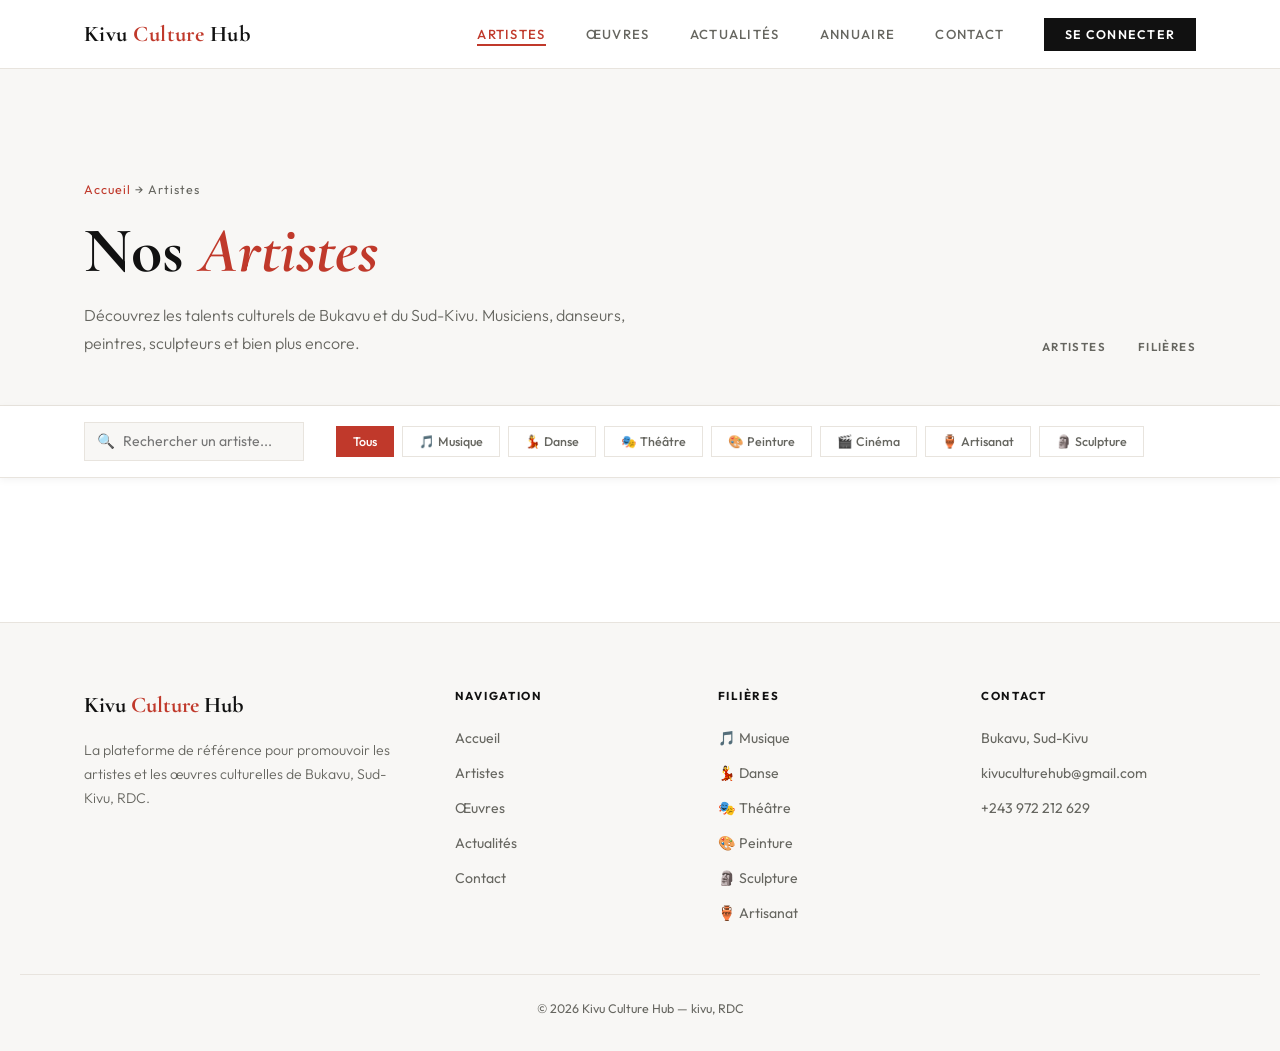
<file: artistes.html>
<!DOCTYPE html>
<html lang="fr">
<head>
    <meta charset="UTF-8">
    <meta name="viewport" content="width=device-width, initial-scale=1.0">
    <title>Artistes — Kivu Culture Hub</title>
    <link rel="stylesheet" href="css/style.css">
</head>
<body>

<!-- ════════════════════════════════════
     NAVIGATION
════════════════════════════════════ -->
<nav class="nav" id="nav">
    <div class="nav-inner">
        <a href="index.html" class="nav-logo">Kivu <span>Culture</span> Hub</a>
        <ul class="nav-liens">
            <li><a href="artistes.html" class="actif" data-i18n="nav.artistes">Artistes</a></li>
            <li><a href="oeuvres.html" data-i18n="nav.oeuvres">Œuvres</a></li>
            <li><a href="actualites.html" data-i18n="nav.actualites">Actualités</a></li>
            <li><a href="index.html#annuaire">Annuaire</a></li>
            <li><a href="index.html#contact" data-i18n="nav.contact">Contact</a></li>
            <li><a href="connexion.html" class="nav-btn" data-i18n="nav_connecter">Se connecter</a></li>
        </ul>
        <button class="burger" id="burger">☰</button>
    </div>
</nav>


<div class="page-entete">
    <div class="conteneur">
        <div class="page-entete-inner">
            <div>
                <p class="page-breadcrumb">
                    <a href="index.html">Accueil</a> → Artistes
                </p>
                <h1 class="page-titre" data-i18n="artistes.titre">
                    Nos <span>Artistes</span>
                </h1>
                <p class="page-desc">
                    Découvrez les talents culturels de Bukavu et du Sud-Kivu.
                    Musiciens, danseurs, peintres, sculpteurs et bien plus encore.
                </p>
            </div>
            <div class="page-stats">
                <div class="page-stat">
                    <span class="page-stat-num" id="total-artistes"></span>
                    <span class="page-stat-label">Artistes</span>
                </div>
                <div class="page-stat">
                    <span class="page-stat-num"></span>
                    <span class="page-stat-label">Filières</span>
                </div>
            </div>
        </div>
    </div>
</div>


<div class="filtres-barre">
    <div class="conteneur">
        <div class="filtres-inner">

            <!-- Recherche -->
            <div class="filtre-recherche">
                <span class="filtre-recherche-icone">🔍</span>
                <input 
                    type="text" 
                    id="recherche-artiste"
                    data-i18n="artistes.recherche" placeholder="Rechercher un artiste..."
                    class="filtre-input"
                >
            </div>

            <!-- Filtres filières -->
            <div class="filtres-filieres">
                <button class="filtre-btn actif" data-filiere="tous" data-i18n="btn.tous">Tous</button>
                <button class="filtre-btn" data-filiere="musique">🎵 Musique</button>
                <button class="filtre-btn" data-filiere="danse">💃 Danse</button>
                <button class="filtre-btn" data-filiere="theatre">🎭 Théâtre</button>
                <button class="filtre-btn" data-filiere="peinture">🎨 Peinture</button>
                <button class="filtre-btn" data-filiere="cinema">🎬 Cinéma</button>
                <button class="filtre-btn" data-filiere="artisanat">🏺 Artisanat</button>
                <button class="filtre-btn" data-filiere="sculpture">🗿 Sculpture</button>
            </div>

        </div>
    </div>
</div>


<section class="artistes-section">
    <div class="conteneur">

        <!-- Message chargement -->
        <div class="chargement" id="chargement">
            <div class="chargement-spinner"></div>
            <p data-i18n="chargement">Chargement des artistes...</p>
        </div>

        <!-- Message vide -->
        <div class="vide" id="vide" style="display:none;">
            <span style="font-size:3rem;">🎭</span>
            <p data-i18n="artistes.vide">Aucun artiste trouvé.</p>
        </div>

        <!-- Grille -->
        <div class="artistes-grille-page" id="artistes-grille">

            

        </div>
    </div>
</section>

<footer class="footer">
    <div class="footer-grille">
        <div>
            <div class="footer-logo">Kivu <span>Culture</span> Hub</div>
            <p class="footer-desc">
                La plateforme de référence pour promouvoir 
                les artistes et les œuvres culturelles 
                de Bukavu, Sud-Kivu, RDC.
            </p>
        </div>
        <div>
            <div class="footer-col-titre">Navigation</div>
            <ul class="footer-liens">
                <li><a href="index.html">Accueil</a></li>
                <li><a href="artistes.html">Artistes</a></li>
                <li><a href="oeuvres.html">Œuvres</a></li>
                <li><a href="actualites.html">Actualités</a></li>
                <li><a href="index.html#contact">Contact</a></li>
            </ul>
        </div>
        <div>
            <div class="footer-col-titre">Filières</div>
            <ul class="footer-liens">
                <li><a href="#">🎵 Musique</a></li>
                <li><a href="#">💃 Danse</a></li>
                <li><a href="#">🎭 Théâtre</a></li>
                <li><a href="#">🎨 Peinture</a></li>
                <li><a href="#">🗿 Sculpture</a></li>
                <li><a href="#">🏺 Artisanat</a></li>
            </ul>
        </div>
        <div>
            <div class="footer-col-titre">Contact</div>
            <ul class="footer-liens">
                <li><a href="#"> Bukavu, Sud-Kivu</a></li>
                <li><a href="#"> kivuculturehub@gmail.com</a></li>
                <li><a href="#"> +243 972 212 629</a></li>
            </ul>
        </div>
    </div>
    <div class="footer-bas">
        © 2026 Kivu Culture Hub — kivu, RDC
    </div>
</footer>

<script type="module" src="js/main.js"></script>

</body>
</html>
</file>
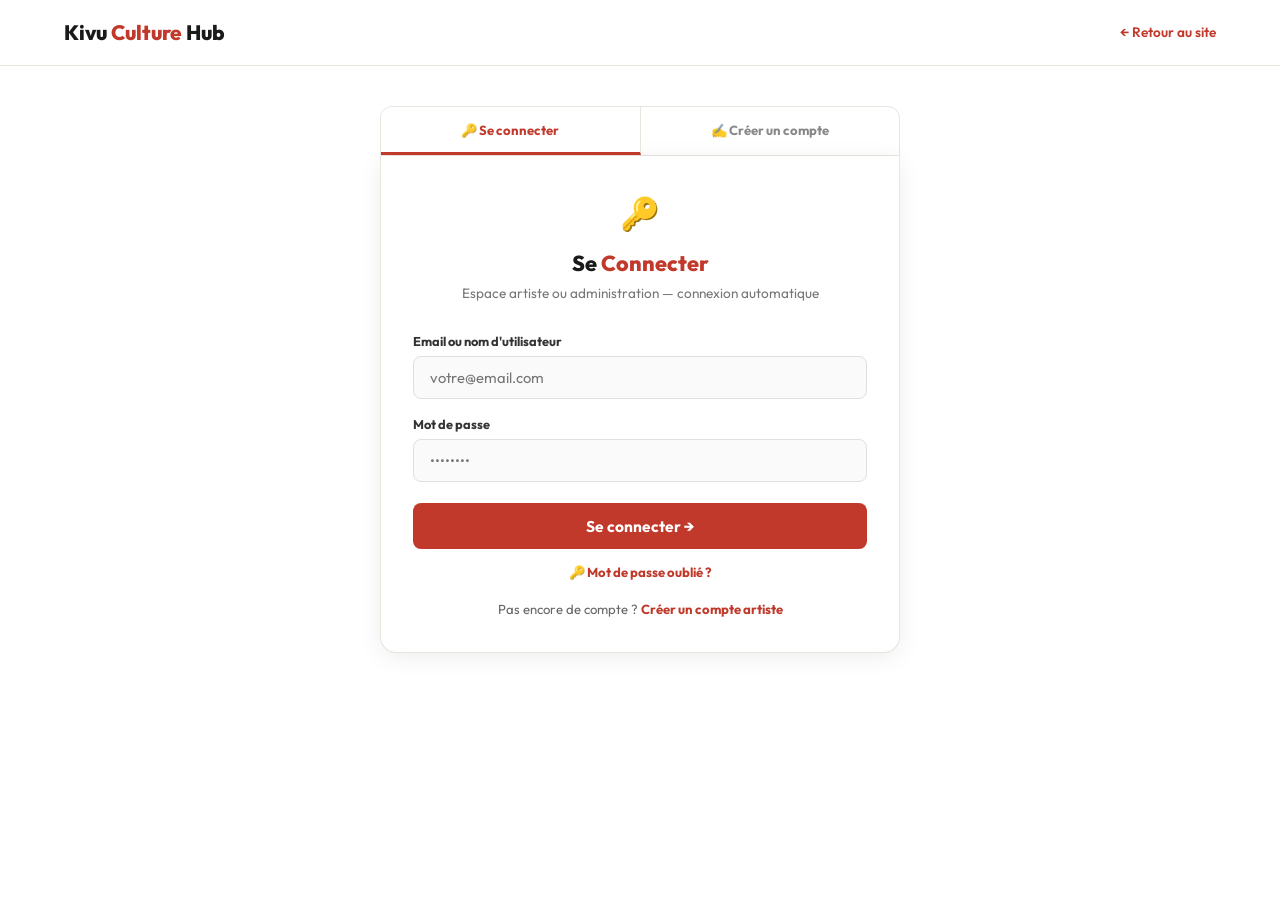
<file: connexion.html>
<!DOCTYPE html>
<html lang="fr">
<head>
    <meta charset="UTF-8">
    <meta name="viewport" content="width=device-width, initial-scale=1.0">
    <title>Connexion — Kivu Culture Hub</title>
    <link rel="stylesheet" href="css/style.css">
</head>
<body>

<div class="cx-topbar">
    <a href="index.html" class="cx-logo">Kivu <span>Culture</span> Hub</a>
    <div class="cx-topbar-right">
        <a href="index.html" class="cx-retour">← Retour au site</a>
    </div>
</div>

<div class="cx-body">
    <div class="cx-wrap">

        <div class="cx-tabs">
            <button class="cx-tab actif" onclick="cxTab('connexion')">🔑 Se connecter</button>
            <button class="cx-tab" onclick="cxTab('inscription')">✍️ Créer un compte</button>
        </div>

        <div class="cx-card">

            <!-- ═══ PANEL : CONNEXION (admin + artiste unifié) ═══ -->
            <div class="cx-panel actif" id="cx-panel-connexion">
                <div class="cx-panel-icon">🔑</div>
                <div class="cx-panel-titre">Se <span>Connecter</span></div>
                <div class="cx-panel-sous">Espace artiste ou administration — connexion automatique</div>

                <form onsubmit="connexionUnifiee(); return false;" autocomplete="on">
                    <div class="cx-group">
                        <label>Email ou nom d'utilisateur</label>
                        <input type="text" id="cx-login-user" placeholder="votre@email.com" autocomplete="username">
                    </div>
                    <div class="cx-group">
                        <label>Mot de passe</label>
                        <input type="password" id="cx-login-pass" placeholder="••••••••" autocomplete="current-password">
                    </div>
                    <button type="submit" class="cx-btn" id="cx-login-btn">Se connecter →</button>
                    <div class="cx-erreur" id="cx-login-erreur"></div>
                </form>

                <div class="cx-switch" style="margin-top:0.8rem;">
                    <a onclick="afficherRecupUnifiee()" style="cursor:pointer;">🔑 Mot de passe oublié ?</a>
                </div>

                <!-- Récupération mot de passe -->
                <div class="cx-recup-bloc" id="cx-recup-bloc" style="display:none;">
                    <div class="cx-recup-titre">🔒 Récupération par mot de sécurité</div>
                    <form onsubmit="return false;" autocomplete="off">
                        <div class="cx-group">
                            <label>Email du compte</label>
                            <input type="email" id="cx-recup-email" placeholder="votre@email.com" autocomplete="email">
                        </div>
                        <div class="cx-group">
                            <label>Mot de sécurité</label>
                            <input type="text" id="cx-recup-mot-sec" placeholder="Votre mot de sécurité" autocomplete="off">
                        </div>
                        <button type="button" class="cx-btn" onclick="verifierRecupUnifiee()" style="margin-top:0;">Vérifier →</button>
                        <div class="cx-recup-reset" id="cx-recup-reset-bloc" style="display:none;">
                            <hr class="cx-sep">
                            <div class="cx-group">
                                <label>Nouveau mot de passe</label>
                                <input type="password" id="cx-recup-new-pass" placeholder="Min. 6 caractères" autocomplete="new-password">
                            </div>
                            <button type="button" class="cx-btn" onclick="reinitialiserRecupUnifiee()">✅ Réinitialiser</button>
                        </div>
                    </form>
                    <div class="cx-recup-msg" id="cx-recup-msg"></div>
                </div>

                <div class="cx-switch">
                    <span>Pas encore de compte ?</span>
                    <a onclick="cxTab('inscription')" style="cursor:pointer;">Créer un compte artiste</a>
                </div>
            </div>

            <!-- ═══ PANEL : INSCRIPTION ═══ -->
            <div class="cx-panel" id="cx-panel-inscription">
                <div class="cx-panel-icon">✍️</div>
                <div class="cx-panel-titre">Créer un compte <span>Artiste</span></div>
                <div class="cx-panel-sous">Rejoignez la communauté culturelle du Kivu</div>

                <div class="cx-info">
                    ℹ️ Votre demande sera examinée par l'administrateur. Une fois approuvé(e), vous aurez accès à votre espace personnel.
                </div>

                <form id="insc-form" onsubmit="soumettreDemande(); return false;" autocomplete="on">
                    <div class="cx-row">
                        <div class="cx-group">
                            <label>Prénom *</label>
                            <input type="text" id="insc-prenom" placeholder="Votre prénom">
                        </div>
                        <div class="cx-group">
                            <label>Nom *</label>
                            <input type="text" id="insc-nom" placeholder="Votre nom">
                        </div>
                    </div>
                    <div class="cx-group">
                        <label>Email *</label>
                        <input type="email" id="insc-email" placeholder="votre@email.com">
                    </div>
                    <div class="cx-group">
                        <label>Téléphone *</label>
                        <input type="tel" id="insc-tel" placeholder="+243 XXX XXX XXX">
                    </div>
                    <div class="cx-row">
                        <div class="cx-group">
                            <label>Date de naissance *</label>
                            <input type="date" id="insc-naissance">
                        </div>
                        <div class="cx-group">
                            <label>Adresse *</label>
                            <input type="text" id="insc-adresse" placeholder="Quartier, ville">
                        </div>
                    </div>
                    <div class="cx-group">
                        <label>Filière artistique *</label>
                        <select id="insc-filiere">
                            <option value="">-- Choisir --</option>
                            <option value="musique">🎵 Musique</option>
                            <option value="danse">💃 Danse</option>
                            <option value="theatre">🎭 Théâtre</option>
                            <option value="peinture">🎨 Peinture</option>
                            <option value="cinema">🎬 Cinéma</option>
                            <option value="artisanat">🏺 Artisanat</option>
                            <option value="sculpture">🗿 Sculpture</option>
                        </select>
                    </div>
                    <div class="cx-group">
                        <label>Description de votre activité *</label>
                        <textarea id="insc-description" placeholder="Parlez brièvement de vous et de votre art..."></textarea>
                    </div>
                    <hr class="cx-sep">
                    <div class="cx-group">
                        <label>Mot de passe * (min. 6)</label>
                        <input type="password" id="insc-pass" placeholder="••••••••" autocomplete="new-password">
                    </div>
                    <div class="cx-group">
                        <label>Confirmer le mot de passe *</label>
                        <input type="password" id="insc-pass2" placeholder="••••••••" autocomplete="new-password">
                    </div>
                    <div class="cx-group">
                        <label>Mot de sécurité * <small style="color:#888;">(pour récupérer votre compte)</small></label>
                        <input type="text" id="insc-mot-sec" placeholder="Ex: NomDeVotreMère, VilleNaissance...">
                    </div>
                    <button type="submit" class="cx-btn">Envoyer ma demande →</button>
                    <div class="cx-erreur" id="insc-erreur"></div>
                </form>

                <div class="cx-success" id="insc-success" style="display:none;">
                    <div style="font-size:2rem;margin-bottom:0.8rem;">✅</div>
                    <strong>Demande envoyée avec succès !</strong><br><br>
                    <p style="line-height:1.5;margin-bottom:1rem;">
                        Votre demande est en attente d'approbation. L'analyse prend généralement entre <strong>5 à 30 minutes</strong>.
                    </p>
                    <p style="font-size:0.85rem;color:#555;line-height:1.5;margin-bottom:1.2rem;">
                        💬 Pour accélérer la validation, envoyez un message au <strong>+243 972 212 629</strong>.
                    </p>
                    <a href="index.html" style="color:#27ae60;font-weight:700;text-decoration:none;">← Retour à l'accueil</a>
                </div>

                <div class="cx-switch">
                    <span>Vous avez déjà un compte ?</span>
                    <a onclick="cxTab('connexion')" style="cursor:pointer;">Se connecter</a>
                </div>
            </div>

        </div><!-- /cx-card -->
    </div><!-- /cx-wrap -->
</div><!-- /cx-body -->

<script type="module" src="js/main.js"></script>
<script>
function cxTab(nom) {
    document.querySelectorAll('.cx-tab').forEach((t, i) => {
        const tabs = ['connexion', 'inscription'];
        t.classList.toggle('actif', tabs[i] === nom);
    });
    document.querySelectorAll('.cx-panel').forEach(p => p.classList.remove('actif'));
    const panel = document.getElementById('cx-panel-' + nom);
    if (panel) panel.classList.add('actif');
    history.replaceState(null, '', '?tab=' + nom);
}

// Restore tab from URL
(function() {
    const p = new URLSearchParams(location.search).get('tab');
    if (p && (p === 'connexion' || p === 'inscription')) cxTab(p);
})();

function afficherRecupUnifiee() {
    const bloc = document.getElementById('cx-recup-bloc');
    if (bloc) bloc.style.display = bloc.style.display === 'none' ? 'block' : 'none';
}
</script>
</body>
</html>
</file>
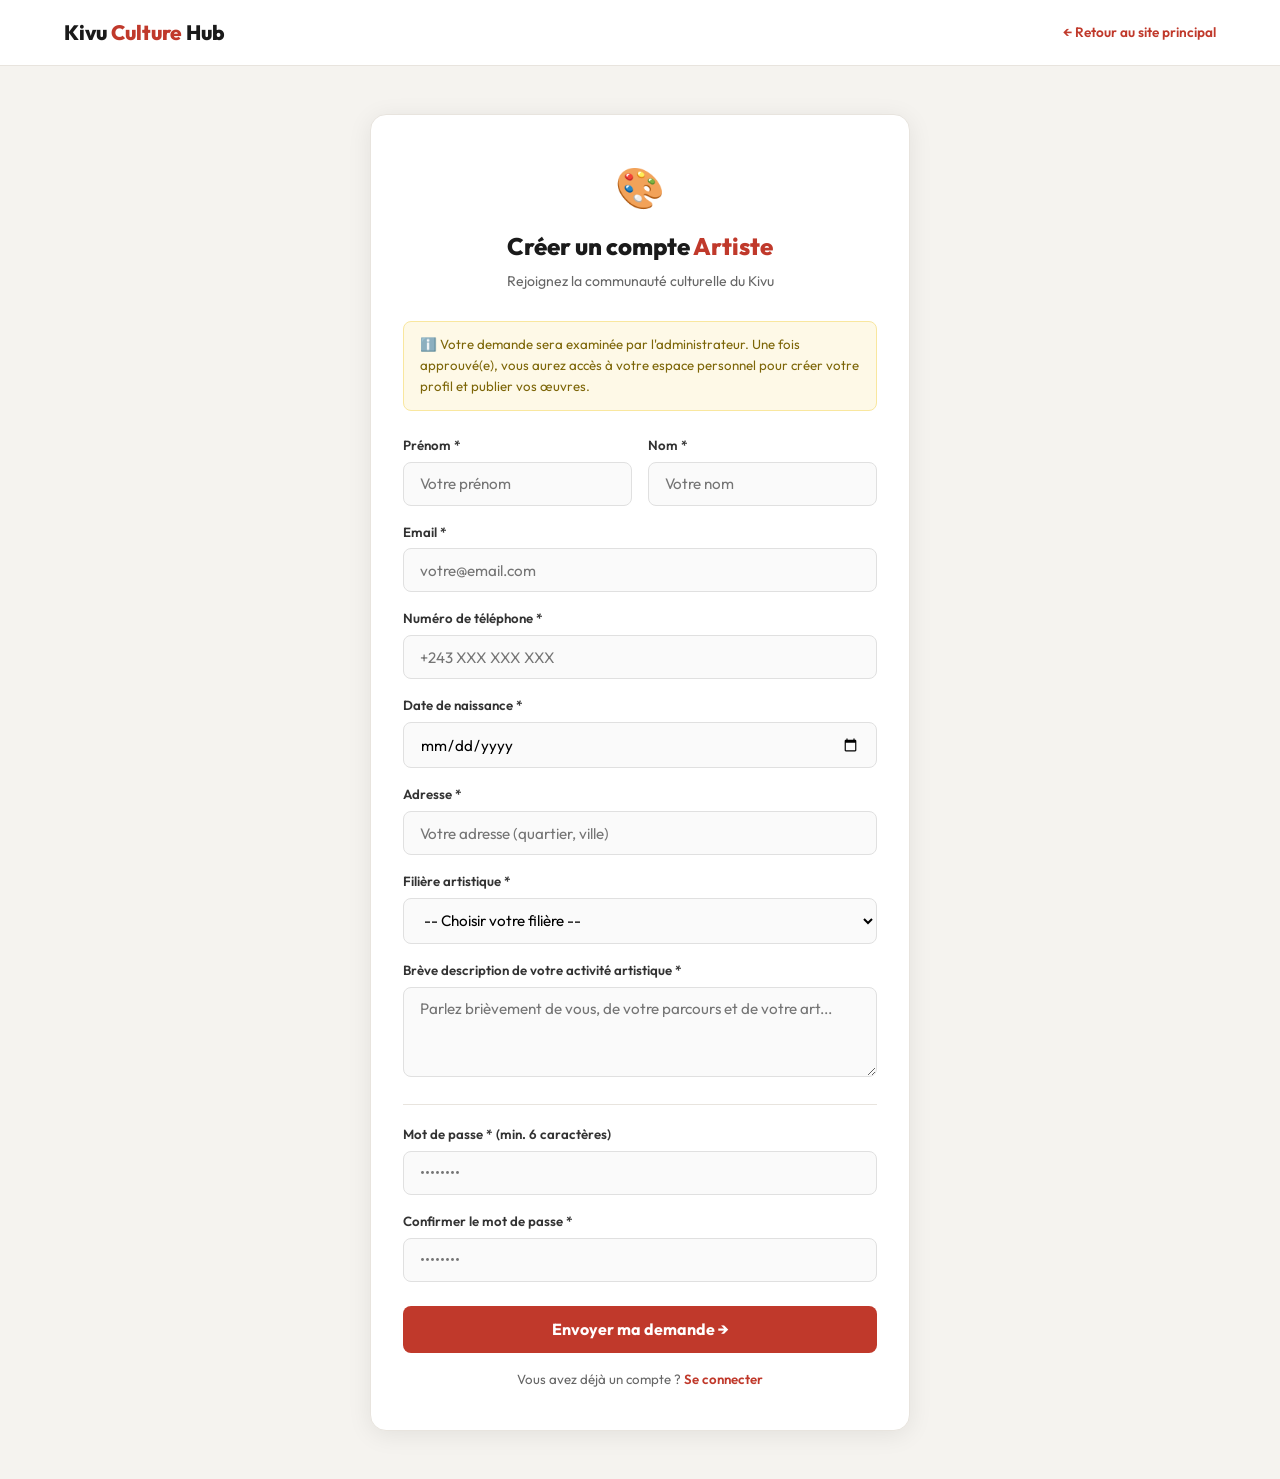
<file: inscription.html>
<!DOCTYPE html>
<html lang="fr">
<head>
    <meta charset="UTF-8">
    <meta name="viewport" content="width=device-width, initial-scale=1.0">
    <title>Créer un compte Artiste — Kivu Culture Hub</title>
    <link rel="stylesheet" href="css/style.css">
    <style>
        body { min-height:100vh; background:#f5f3ef; display:flex; flex-direction:column; }
        .insc-topbar { background:#fff; border-bottom:1px solid #e8e4de; padding:1rem 5vw; display:flex; justify-content:space-between; align-items:center; }
        .insc-topbar-logo { font-size:1.3rem; font-weight:800; color:#1a1a1a; text-decoration:none; }
        .insc-topbar-logo span { color:#c0392b; }
        .insc-topbar-retour { font-size:0.85rem; color:#c0392b; text-decoration:none; font-weight:600; }
        .insc-body { flex:1; display:flex; align-items:center; justify-content:center; padding:3rem 1rem; }
        .insc-container { width:100%; max-width:540px; }
        .insc-card { background:#fff; border-radius:16px; padding:2.5rem 2rem; box-shadow:0 4px 24px rgba(0,0,0,0.08); border:1px solid #e8e4de; }
        .insc-icon { text-align:center; font-size:2.5rem; margin-bottom:0.5rem; }
        .insc-titre { font-size:1.5rem; font-weight:800; text-align:center; color:#1a1a1a; margin-bottom:0.25rem; }
        .insc-titre span { color:#c0392b; }
        .insc-sous-titre { text-align:center; color:#666; font-size:0.88rem; margin-bottom:1.8rem; }
        .insc-group { margin-bottom:1rem; }
        .insc-group label { display:block; font-size:0.83rem; font-weight:600; color:#333; margin-bottom:0.35rem; }
        .insc-group input, .insc-group select, .insc-group textarea { width:100%; padding:0.72rem 1rem; border:1.5px solid #e0e0e0; border-radius:8px; font-size:0.95rem; outline:none; transition:border-color 0.2s; box-sizing:border-box; background:#fafafa; font-family:inherit; }
        .insc-group input:focus, .insc-group select:focus, .insc-group textarea:focus { border-color:#c0392b; background:#fff; }
        .insc-group textarea { min-height:90px; resize:vertical; }
        .insc-row { display:grid; grid-template-columns:1fr 1fr; gap:1rem; }
        .insc-btn { width:100%; padding:0.85rem; background:#c0392b; color:#fff; border:none; border-radius:8px; font-size:1rem; font-weight:700; cursor:pointer; margin-top:0.5rem; transition:background 0.2s; }
        .insc-btn:hover:not(:disabled) { background:#a93226; }
        .insc-btn:disabled { opacity:0.6; cursor:not-allowed; }
        .insc-erreur { display:none; background:#fdecea; color:#c0392b; border:1px solid #f5c6c0; border-radius:8px; padding:0.6rem 1rem; font-size:0.85rem; margin-top:0.75rem; text-align:center; }
        .insc-success { display:none; background:#eafaf1; color:#27ae60; border:1px solid #a9dfbf; border-radius:8px; padding:1.5rem 1rem; font-size:0.95rem; margin-top:0.75rem; text-align:center; }
        .insc-info { background:#fef9e7; border:1px solid #f9e79f; border-radius:8px; padding:0.75rem 1rem; font-size:0.83rem; color:#7d6608; margin-bottom:1.5rem; }
        .insc-connexion { text-align:center; margin-top:1rem; font-size:0.83rem; color:#666; }
        .insc-connexion a { color:#c0392b; text-decoration:none; font-weight:600; }
        .insc-sep { border:none; border-top:1px solid #e8e4de; margin:1.2rem 0; }
    </style>
</head>
<body>
<div class="insc-topbar">
    <a href="index.html" class="insc-topbar-logo">Kivu <span>Culture</span> Hub</a>
    <a href="index.html" class="insc-topbar-retour">← Retour au site principal</a>
</div>
<div class="insc-body">
    <div class="insc-container">
        <div class="insc-card">
            <div class="insc-icon">🎨</div>
            <div class="insc-titre" data-i18n="insc.titre">Créer un compte <span>Artiste</span></div>
            <div class="insc-sous-titre" data-i18n="insc.sous">Rejoignez la communauté culturelle du Kivu</div>

            <div class="insc-info">
                ℹ️ Votre demande sera examinée par l'administrateur. Une fois approuvé(e), vous aurez accès à votre espace personnel pour créer votre profil et publier vos œuvres.
            </div>

            <div id="insc-form">
                <div class="insc-row">
                    <div class="insc-group">
                        <label>Prénom *</label>
                        <input type="text" id="insc-prenom" placeholder="Votre prénom">
                    </div>
                    <div class="insc-group">
                        <label>Nom *</label>
                        <input type="text" id="insc-nom" placeholder="Votre nom">
                    </div>
                </div>
                <div class="insc-group">
                    <label>Email *</label>
                    <input type="email" id="insc-email" placeholder="votre@email.com">
                </div>
                <div class="insc-group">
                    <label>Numéro de téléphone *</label>
                    <input type="tel" id="insc-tel"
                     placeholder="+243 XXX XXX XXX">
                </div>
                <div class="insc-group">
                    <label>Date de naissance *</label>
                    <input type="date" id="insc-naissance">
                </div>
                <div class="insc-group">
                    <label>Adresse *</label>
                    <input type="text" id="insc-adresse"
                     placeholder="Votre adresse (quartier, ville)">
                </div>
                <div class="insc-group">
                    <label>Filière artistique *</label>
                    <select id="insc-filiere">
                        <option value="">-- Choisir votre filière --</option>
                        <option value="musique">🎵 Musique</option>
                        <option value="danse">💃 Danse</option>
                        <option value="theatre">🎭 Théâtre</option>
                        <option value="peinture">🎨 Peinture</option>
                        <option value="cinema">🎬 Cinéma</option>
                        <option value="artisanat">🏺 Artisanat</option>
                        <option value="sculpture">🗿 Sculpture</option>
                    </select>
                </div>
                <div class="insc-group">
                    <label>Brève description de votre activité artistique *</label>
                    <textarea id="insc-description" placeholder="Parlez brièvement de vous, de votre parcours et de votre art..."></textarea>
                </div>
                <hr class="insc-sep">
                <div class="insc-group">
                    <label>Mot de passe * (min. 6 caractères)</label>
                    <input type="password" id="insc-pass" placeholder="••••••••">
                </div>
                <div class="insc-group">
                    <label>Confirmer le mot de passe *</label>
                    <input type="password" id="insc-pass2" placeholder="••••••••">
                </div>

                <button class="insc-btn" onclick="soumettreDemande()" data-i18n="insc.btn">Envoyer ma demande →</button>
                <div class="insc-erreur" id="insc-erreur"></div>
            </div>

           <div class="insc-success" id="insc-success">
    <div style="font-size:2rem; margin-bottom: 1rem;">✅</div>
    <strong>Demande envoyée avec succès !</strong><br><br>

    <p style="margin-bottom: 1rem; line-height: 1.5;">
        Votre demande est en attente d'approbation par l'administrateur. 
        L'analyse des dossiers prend généralement entre <strong>5 à 30 minutes</strong>.
    </p>

    <p style="margin-bottom: 1.5rem; line-height: 1.5; font-size: 0.9rem; color: #555;">
        📧 Vous recevrez un e-mail de confirmation dès que votre inscription sera approuvée.<br>
        💬 Pour accélérer la validation, vous pouvez envoyer un message de confirmation au 
        <strong>+243 972 212 629</strong> pour signaler que vous venez de créer votre compte.
    </p>

    <a href="index.html" style="color:#27ae60; font-weight:700; text-decoration: none;">← Retour à l'accueil</a>
</div>

            <div class="insc-connexion">
                Vous avez déjà un compte ? <a href="artiste_espace.html">Se connecter</a>
            </div>
        </div>
    </div>
</div>
<script type="module" src="js/main.js"></script>
</body>
</html>
</file>
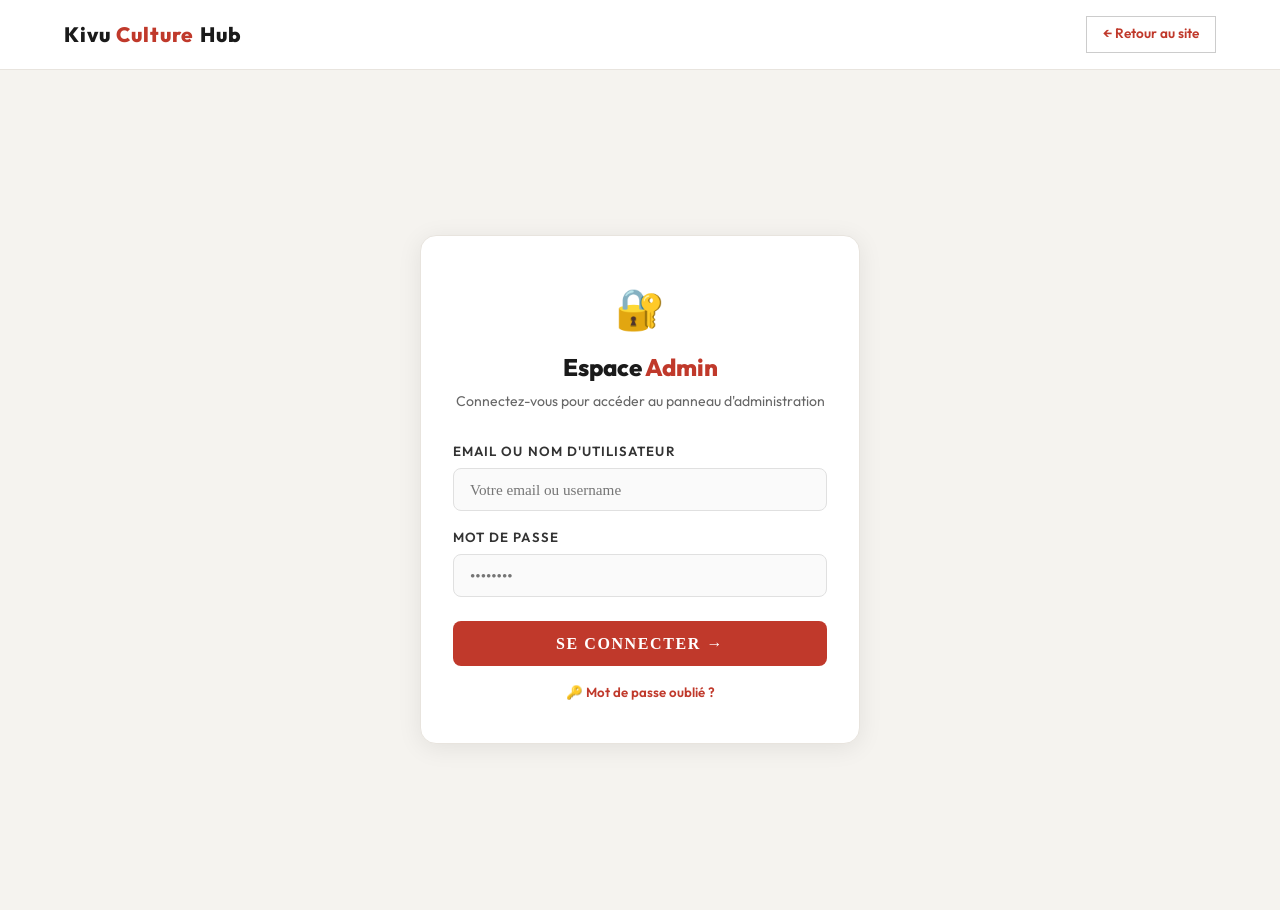
<file: login.html>
<!DOCTYPE html>
<html lang="fr">
<head>
    <meta charset="UTF-8">
    <meta name="viewport" content="width=device-width, initial-scale=1.0">
    <title>Connexion Admin — Kivu Culture Hub</title>
    <link rel="stylesheet" href="css/style.css">
    <style>
        body { min-height:100vh; background:#f5f3ef; display:flex; flex-direction:column; }
        .login-topbar { background:#fff; border-bottom:1px solid #e8e4de; padding:1rem 5vw; display:flex; justify-content:space-between; align-items:center; }
        .login-topbar-logo { font-size:1.3rem; font-weight:800; color:#1a1a1a; text-decoration:none; }
        .login-topbar-logo span { color:#c0392b; }
        .login-topbar-retour { font-size:0.85rem; color:#c0392b; text-decoration:none; font-weight:600; }
        .login-topbar-retour:hover { text-decoration:underline; }
        .login-page-body { flex:1; display:flex; align-items:center; justify-content:center; padding:3rem 1rem; }
        .login-container { width:100%; max-width:440px; }
        .login-card { background:#fff; border-radius:16px; padding:2.5rem 2rem; box-shadow:0 4px 24px rgba(0,0,0,0.08); border:1px solid #e8e4de; }
        .login-icon { text-align:center; font-size:2.5rem; margin-bottom:0.5rem; }
        .login-titre { font-size:1.5rem; font-weight:800; text-align:center; color:#1a1a1a; margin-bottom:0.25rem; }
        .login-titre span { color:#c0392b; }
        .login-sous-titre { text-align:center; color:#666; font-size:0.88rem; margin-bottom:1.8rem; }
        .login-group { margin-bottom:1rem; }
        .login-group label { display:block; font-size:0.83rem; font-weight:600; color:#333; margin-bottom:0.35rem; }
        .login-group input { width:100%; padding:0.72rem 1rem; border:1.5px solid #e0e0e0; border-radius:8px; font-size:0.95rem; outline:none; transition:border-color 0.2s; box-sizing:border-box; background:#fafafa; }
        .login-group input:focus { border-color:#c0392b; background:#fff; }
        .login-btn { width:100%; padding:0.85rem; background:#c0392b; color:#fff; border:none; border-radius:8px; font-size:1rem; font-weight:700; cursor:pointer; margin-top:0.5rem; transition:background 0.2s; }
        .login-btn:hover:not(:disabled) { background:#a93226; }
        .login-btn:disabled { opacity:0.6; cursor:not-allowed; }
        .login-erreur { display:none; background:#fdecea; color:#c0392b; border:1px solid #f5c6c0; border-radius:8px; padding:0.6rem 1rem; font-size:0.85rem; margin-top:0.75rem; text-align:center; }
        .login-oublie { text-align:center; margin-top:1rem; font-size:0.83rem; }
        .login-oublie a { color:#c0392b; text-decoration:none; font-weight:600; cursor:pointer; }
        .login-oublie a:hover { text-decoration:underline; }
        .recup-bloc { display:none; margin-top:1.5rem; border-top:1.5px solid #e8e4de; padding-top:1.2rem; }
        .recup-titre { font-size:0.95rem; font-weight:700; color:#1a1a1a; margin-bottom:1rem; }
        .recup-msg { font-size:0.83rem; margin-top:0.75rem; min-height:1.2rem; }
        .recup-reset-bloc { display:none; margin-top:0.8rem; }
        .login-sep { border:none; border-top:1px solid #e8e4de; margin:1.2rem 0; }
    </style>
</head>
<body>
<div class="login-topbar">
    <a href="index.html" class="login-topbar-logo">Kivu <span>Culture</span> Hub</a>
    <a href="index.html" class="login-topbar-retour">← Retour au site</a>
</div>
<div class="login-page-body">
    <div class="login-container">
        <div class="login-card">
            <div class="login-icon">🔐</div>
            <div class="login-titre">Espace <span>Admin</span></div>
            <div class="login-sous-titre">Connectez-vous pour accéder au panneau d'administration</div>

            <div id="login-form">
                <div class="login-group">
                    <label for="login-email">Email ou nom d'utilisateur</label>
                    <input type="text" id="login-email" placeholder="Votre email ou username" autocomplete="username">
                </div>
                <div class="login-group">
                    <label for="login-pass">Mot de passe</label>
                    <input type="password" id="login-pass" placeholder="••••••••" autocomplete="current-password">
                </div>
                <button class="login-btn" onclick="adminLogin()">Se connecter →</button>
                <div class="login-erreur" id="login-erreur"></div>
            </div>

            <div class="login-oublie">
                <a onclick="afficherRecup()">🔑 Mot de passe oublié ?</a>
            </div>

            <div class="recup-bloc" id="recup-bloc">
                <div class="recup-titre">🔒 Récupération par mot de sécurité</div>
                <div class="login-group">
                    <label>Email du compte</label>
                    <input type="email" id="recup-email" placeholder="votre@email.com">
                </div>
                <div class="login-group">
                    <label>Mot de sécurité</label>
                    <input type="text" id="recup-mot-sec" placeholder="Votre mot de sécurité">
                </div>
                <button class="login-btn" onclick="verifierMotSecurite()" style="margin-top:0;">Vérifier →</button>
                <div class="recup-reset-bloc" id="recup-reset-bloc">
                    <hr class="login-sep">
                    <div class="login-group">
                        <label>Nouveau mot de passe</label>
                        <input type="password" id="recup-new-pass" placeholder="Min. 6 caractères">
                    </div>
                    <button class="login-btn" onclick="reinitialiserMotDePasse()">✅ Réinitialiser</button>
                </div>
                <div class="recup-msg" id="recup-msg"></div>
            </div>

        </div>
    </div>
</div>
<script type="module" src="js/main.js"></script>
</body>
</html>
</file>
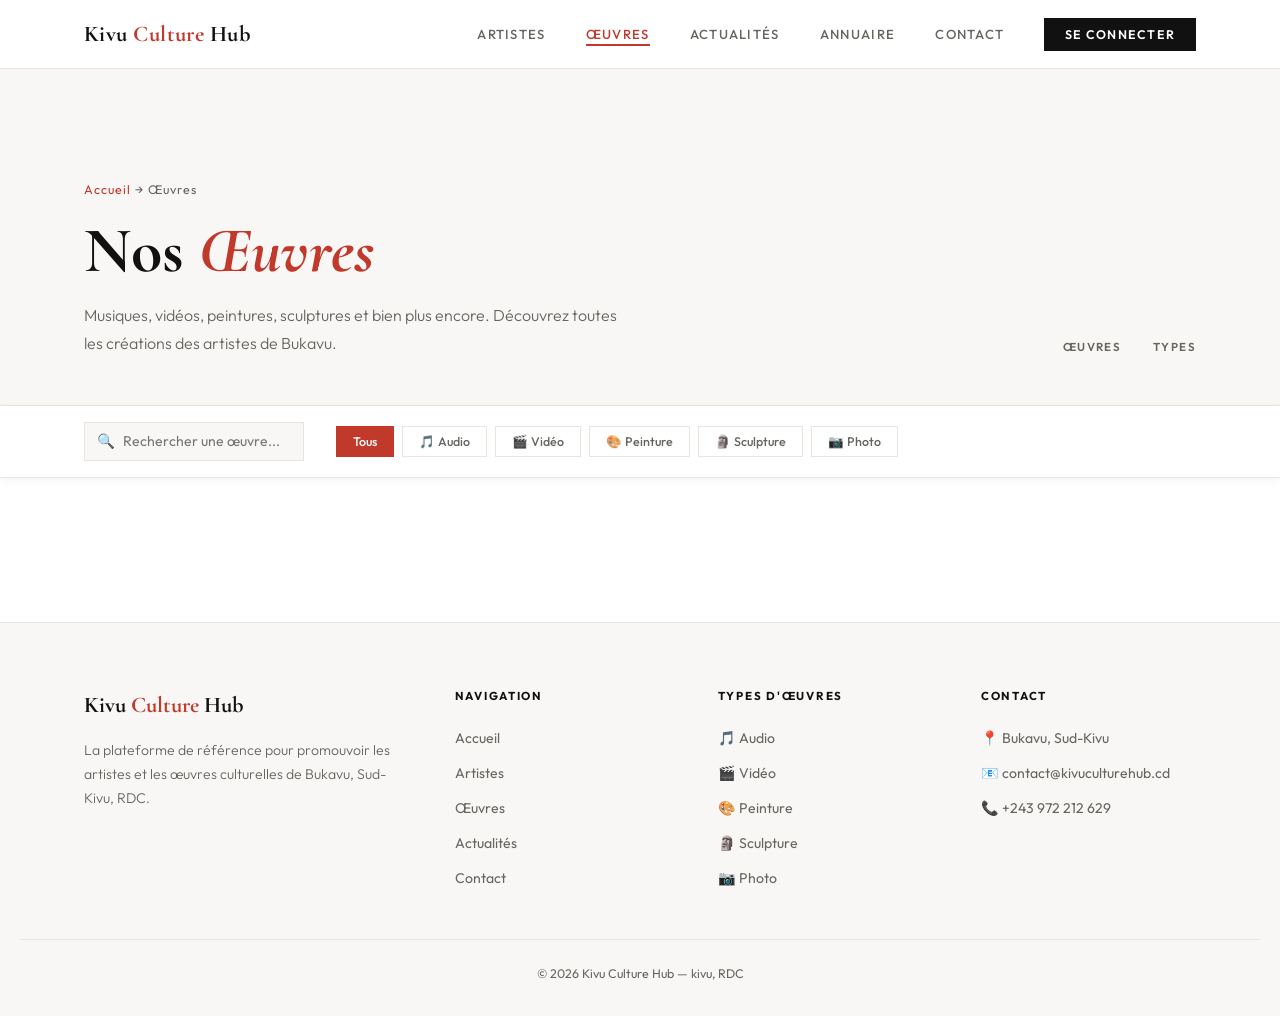
<file: oeuvres.html>
<!DOCTYPE html>
<html lang="fr">
<head>
    <meta charset="UTF-8">
    <meta name="viewport" content="width=device-width, initial-scale=1.0">
    <title>Œuvres — Kivu Culture Hub</title>
    <link rel="stylesheet" href="css/style.css">
</head>
<body>

<!-- ════════════════════════════════════
     NAVIGATION
════════════════════════════════════ -->
<nav class="nav" id="nav">
    <div class="nav-inner">
        <a href="index.html" class="nav-logo">Kivu <span>Culture</span> Hub</a>
        <ul class="nav-liens">
            <li><a href="artistes.html" data-i18n="nav.artistes">Artistes</a></li>
            <li><a href="oeuvres.html" class="actif" data-i18n="nav.oeuvres">Œuvres</a></li>
            <li><a href="actualites.html" data-i18n="nav.actualites">Actualités</a></li>
            <li><a href="index.html#annuaire">Annuaire</a></li>
            <li><a href="index.html#contact" data-i18n="nav.contact">Contact</a></li>
            <li><a href="connexion.html" class="nav-btn" data-i18n="nav_connecter">Se connecter</a></li>
        </ul>
        <button class="burger" id="burger">☰</button>
    </div>
</nav>

<!-- ════════════════════════════════════
     EN-TETE PAGE
════════════════════════════════════ -->
<div class="page-entete">
    <div class="conteneur">
        <div class="page-entete-inner">
            <div>
                <p class="page-breadcrumb">
                    <a href="index.html">Accueil</a> → Œuvres
                </p>
                <h1 class="page-titre" data-i18n="oeuvres.titre">
                    Nos <span>Œuvres</span>
                </h1>
                <p class="page-desc">
                    Musiques, vidéos, peintures, sculptures et bien plus encore.
                    Découvrez toutes les créations des artistes de Bukavu.
                </p>
            </div>
            <div class="page-stats">
                <div class="page-stat">
                    <span class="page-stat-num"> </span>
                    <span class="page-stat-label">Œuvres</span>
                </div>
                <div class="page-stat">
                    <span class="page-stat-num"> </span>
                    <span class="page-stat-label">Types</span>
                </div>
            </div>
        </div>
    </div>
</div>

<!-- ════════════════════════════════════
     FILTRES
════════════════════════════════════ -->
<div class="filtres-barre">
    <div class="conteneur">
        <div class="filtres-inner">
            <div class="filtre-recherche">
                <span class="filtre-recherche-icone">🔍</span>
                <input
                    type="text"
                    id="recherche-oeuvre"
                    data-i18n="artistes.recherche" placeholder="Rechercher une œuvre..."
                    class="filtre-input"
                >
            </div>
            <div class="filtres-filieres">
                <button class="filtre-btn actif" data-type="tous" data-i18n="btn.tous">Tous</button>
                <button class="filtre-btn" data-type="audio">🎵 Audio</button>
                <button class="filtre-btn" data-type="video">🎬 Vidéo</button>
                <button class="filtre-btn" data-type="peinture">🎨 Peinture</button>
                <button class="filtre-btn" data-type="sculpture">🗿 Sculpture</button>
                <button class="filtre-btn" data-type="photo">📷 Photo</button>
            </div>
        </div>
    </div>
</div>

<!-- ════════════════════════════════════
     GRILLE OEUVRES
════════════════════════════════════ -->
<section class="artistes-section">
    <div class="conteneur">

        <div class="vide" id="vide" style="display:none;">
            <span style="font-size:3rem;">🎨</span>
            <p data-i18n="artistes.vide">Aucune œuvre trouvée.</p>
        </div>

        <div class="oeuvres-grille-page" id="oeuvres-grille">

            

        </div>
    </div>
</section>


<footer class="footer">
    <div class="footer-grille">
        <div>
            <div class="footer-logo">Kivu <span>Culture</span> Hub</div>
            <p class="footer-desc">
                La plateforme de référence pour promouvoir
                les artistes et les œuvres culturelles
                de Bukavu, Sud-Kivu, RDC.
            </p>
        </div>
        <div>
            <div class="footer-col-titre">Navigation</div>
            <ul class="footer-liens">
                <li><a href="index.html">Accueil</a></li>
                <li><a href="artistes.html">Artistes</a></li>
                <li><a href="oeuvres.html">Œuvres</a></li>
                <li><a href="actualites.html">Actualités</a></li>
                <li><a href="index.html#contact">Contact</a></li>
            </ul>
        </div>
        <div>
            <div class="footer-col-titre">Types d'œuvres</div>
            <ul class="footer-liens">
                <li><a href="#">🎵 Audio</a></li>
                <li><a href="#">🎬 Vidéo</a></li>
                <li><a href="#">🎨 Peinture</a></li>
                <li><a href="#">🗿 Sculpture</a></li>
                <li><a href="#">📷 Photo</a></li>
            </ul>
        </div>
        <div>
            <div class="footer-col-titre">Contact</div>
            <ul class="footer-liens">
                <li><a href="#">📍 Bukavu, Sud-Kivu</a></li>
                <li><a href="#">📧 contact@kivuculturehub.cd</a></li>
                <li><a href="#">📞 +243 972 212 629</a></li>
            </ul>
        </div>
    </div>
    <div class="footer-bas">
        © 2026 Kivu Culture Hub — kivu, RDC
    </div>
</footer>

<script type="module" src="js/main.js"></script>

</body>
</html>
</file>
<file: css/style.css>
/* ════════════════════════════════════════
   KIVU CULTURE HUB — style.css
   Fond blanc, accents colorés africains
════════════════════════════════════════ */

@import url('https://fonts.googleapis.com/css2?family=Cormorant+Garamond:ital,wght@0,300;0,400;0,600;0,700;1,400;1,600&family=Outfit:wght@300;400;500;600;700&display=swap');

/* ══════════ VARIABLES ══════════ */
:root {
    --blanc:      #ffffff;
    --gris-clair: #f8f7f5;
    --gris-bord:  #e8e4de;
    --noir:       #111111;
    --gris-texte: #666660;

    --rouge:      #c0392b;
    --vert:       #27ae60;
    --bleu:       #2980b9;
    --or:         #d4a017;
    --violet:     #8e44ad;
    --orange:     #e67e22;

    --font-titre: 'Cormorant Garamond', Georgia, serif;
    --font-corps: 'Outfit', sans-serif;

    --ombre:      0 4px 24px rgba(0,0,0,0.08);
    --ombre-lg:   0 16px 48px rgba(0,0,0,0.12);
    --rayon:      2px;
    --transition: 0.3s ease;
}

/* ══════════ RESET ══════════ */
*, *::before, *::after {
    margin: 0;
    padding: 0;
    box-sizing: border-box;
}

html {
    scroll-behavior: smooth;
    font-size: 16px;
}

body {
    background-color: var(--blanc);
    color: var(--noir);
    font-family: var(--font-corps);
    font-weight: 400;
    overflow-x: hidden;
    line-height: 1.6;
}

/* ════════════════════════════════════════
   BANDEAU DÉFILANT (ACTUS & ARTISTES)
════════════════════════════════════════ */
.bandeau-defilant-container {
    width: 100%;
    background-color: var(--gris-clair);
    border-bottom: 1px solid var(--gris-bord);
    padding: 0.6rem 0;
    position: relative;
    overflow: hidden;
    display: flex;
    align-items: center;
    margin-top: 68px; /* Évite que la navbar fixe ne cache le bandeau */
    z-index: 999;
}

.bandeau-defilant-content {
    display: inline-block;
    white-space: nowrap;
    padding-left: 100%;
    animation: defilement-gauche-droite 90s linear infinite;
}


.bandeau-item {
    display: inline-block;
    padding: 0 2rem;
    font-size: 0.85rem;
    font-weight: 500;
    letter-spacing: 0.05em;
    color: var(--noir);
    transition: color var(--transition);
}

.bandeau-item:hover {
    color: var(--rouge);
    cursor: pointer;
}

.btn-fermer-bandeau {
    position: absolute;
    right: 15px;
    background: var(--blanc);
    color: var(--gris-texte);
    border: 1px solid var(--gris-bord);
    border-radius: 50%;
    width: 24px;
    height: 24px;
    cursor: pointer;
    display: flex;
    align-items: center;
    justify-content: center;
    font-weight: bold;
    font-size: 0.9rem;
    z-index: 1000;
    transition: all var(--transition);
}

.btn-fermer-bandeau:hover {
    background: var(--rouge);
    color: var(--blanc);
    border-color: var(--rouge);
}

/* L'animation CSS de gauche à droite */
@keyframes defilement-gauche-droite {
    0% {
        transform: translate3d(-100%, 0, 0);
    }
    100% {
        transform: translate3d(100%, 0, 0);
    }
}

img { max-width: 100%; display: block; }
a  { text-decoration: none; color: inherit; }
ul { list-style: none; }
button { cursor: pointer; font-family: var(--font-corps); }

/* ══════════ ANIMATIONS ══════════ */
@keyframes fadeUp {
    from { opacity: 0; transform: translateY(40px); }
    to   { opacity: 1; transform: translateY(0); }
}

@keyframes fadeIn {
    from { opacity: 0; }
    to   { opacity: 1; }
}

@keyframes slideLeft {
    from { opacity: 0; transform: translateX(40px); }
    to   { opacity: 1; transform: translateX(0); }
}

@keyframes pulse {
    0%, 100% { transform: scale(1); }
    50%       { transform: scale(1.05); }
}

@keyframes lineGrow {
    from { width: 0; }
    to   { width: 60px; }
}

@keyframes float {
    0%, 100% { transform: translateY(0); }
    50%       { transform: translateY(-10px); }
}

@keyframes spin {
    from { transform: rotate(0deg); }
    to   { transform: rotate(360deg); }
}

.animate-up   { animation: fadeUp   0.7s ease forwards; }
.animate-in   { animation: fadeIn   0.7s ease forwards; }
.animate-left { animation: slideLeft 0.7s ease forwards; }

/* ══════════ UTILITAIRES ══════════ */
.conteneur {
    max-width: 1240px;
    margin: 0 auto;
    padding: 0 5vw;
}

.tag {
    display: inline-block;
    padding: 0.25rem 0.75rem;
    font-size: 0.7rem;
    font-weight: 600;
    letter-spacing: 0.12em;
    text-transform: uppercase;
    border-radius: 99px;
}

.tag-rouge  { background: #fde8e7; color: var(--rouge); }
.tag-vert   { background: #e8f8ee; color: var(--vert); }
.tag-bleu   { background: #e8f3fb; color: var(--bleu); }
.tag-or     { background: #fdf6e3; color: var(--or); }
.tag-violet { background: #f5eefb; color: var(--violet); }
.tag-orange { background: #fef0e7; color: var(--orange); }

.separateur {
    width: 60px;
    height: 3px;
    background: var(--rouge);
    margin: 1rem 0 2rem;
    animation: lineGrow 0.8s ease forwards;
}

/* ══════════ NAVIGATION ══════════ */
.nav {
    position: fixed;
    top: 0;
    left: 0;
    width: 100%;
    z-index: 1000;
    background: rgba(255,255,255,0.97);
    backdrop-filter: blur(16px);
    border-bottom: 1px solid var(--gris-bord);
    transition: box-shadow var(--transition);
}

.nav.scrolled {
    box-shadow: var(--ombre);
}

.nav-inner {
    display: flex;
    justify-content: space-between;
    align-items: center;
    height: 68px;
    max-width: 1240px;
    margin: 0 auto;
    padding: 0 5vw;
}

.nav-logo {
    font-family: var(--font-titre);
    font-size: 1.4rem;
    font-weight: 700;
    color: var(--noir);
    letter-spacing: 0.02em;
}

.nav-logo span {
    color: var(--rouge);
}

.nav-liens {
    display: flex;
    align-items: center;
    gap: 2.5rem;
}

.nav-liens a {
    font-size: 0.82rem;
    font-weight: 500;
    letter-spacing: 0.1em;
    text-transform: uppercase;
    color: var(--gris-texte);
    transition: color var(--transition);
    position: relative;
}

.nav-liens a::after {
    content: '';
    position: absolute;
    bottom: -4px;
    left: 0;
    width: 0;
    height: 2px;
    background: var(--rouge);
    transition: width var(--transition);
}

.nav-liens a:hover { color: var(--noir); }
.nav-liens a:hover::after { width: 100%; }

.nav-btn {
    background: var(--noir);
    color: var(--blanc) !important;
    padding: 0.55rem 1.3rem;
    font-size: 0.78rem !important;
    font-weight: 600 !important;
    letter-spacing: 0.1em !important;
    transition: background var(--transition), transform var(--transition) !important;
}

.nav-btn::after { display: none !important; }
.nav-btn:hover  { background: var(--rouge) !important; transform: translateY(-1px); }

.burger {
    display: none;
    background: none;
    border: none;
    font-size: 1.6rem;
    color: var(--noir);
    padding: 0.3rem;
}

/* ══════════ HERO ══════════ */
.hero {
    min-height: 100vh;
    background: var(--blanc);
    display: flex;
    flex-direction: column;
    justify-content: center;
    padding-top: 68px;
    position: relative;
    overflow: hidden;
}

.hero::before {
    content: '';
    position: absolute;
    top: -20%;
    right: -10%;
    width: 600px;
    height: 600px;
    background: radial-gradient(circle, rgba(192,57,43,0.06) 0%, transparent 70%);
    pointer-events: none;
}

.hero::after {
    content: '';
    position: absolute;
    bottom: -10%;
    left: -5%;
    width: 400px;
    height: 400px;
    background: radial-gradient(circle, rgba(39,174,96,0.05) 0%, transparent 70%);
    pointer-events: none;
}

.hero-contenu {
    display: grid;
    grid-template-columns: 1fr 1fr;
    gap: 4rem;
    align-items: center;
    max-width: 1240px;
    margin: 0 auto;
    padding: 5rem 5vw;
}

.hero-badge {
    display: inline-flex;
    align-items: center;
    gap: 0.5rem;
    background: #fde8e7;
    color: var(--rouge);
    padding: 0.4rem 1rem;
    font-size: 0.75rem;
    font-weight: 600;
    letter-spacing: 0.12em;
    text-transform: uppercase;
    margin-bottom: 1.5rem;
    animation: fadeUp 0.6s ease forwards;
}

.hero-titre {
    font-family: var(--font-titre);
    font-size: clamp(3rem, 6vw, 5.5rem);
    font-weight: 700;
    line-height: 1.0;
    color: var(--noir);
    margin-bottom: 1.5rem;
    animation: fadeUp 0.7s 0.1s ease forwards;
    opacity: 0;
}

.hero-titre em {
    font-style: italic;
    color: var(--rouge);
}

.hero-desc {
    font-size: 1.05rem;
    color: var(--gris-texte);
    line-height: 1.8;
    max-width: 480px;
    margin-bottom: 2.5rem;
    font-weight: 300;
    animation: fadeUp 0.7s 0.2s ease forwards;
    opacity: 0;
}

.hero-btns {
    display: flex;
    gap: 1rem;
    flex-wrap: wrap;
    animation: fadeUp 0.7s 0.3s ease forwards;
    opacity: 0;
}

.btn-rouge {
    background: var(--rouge);
    color: var(--blanc);
    padding: 0.9rem 2.2rem;
    font-size: 0.88rem;
    font-weight: 600;
    letter-spacing: 0.1em;
    text-transform: uppercase;
    border: none;
    display: inline-block;
    transition: background var(--transition), transform var(--transition), box-shadow var(--transition);
}

.btn-rouge:hover {
    background: #a93226;
    transform: translateY(-2px);
    box-shadow: 0 8px 24px rgba(192,57,43,0.3);
}

.btn-contour {
    background: transparent;
    color: var(--noir);
    padding: 0.9rem 2.2rem;
    font-size: 0.88rem;
    font-weight: 600;
    letter-spacing: 0.1em;
    text-transform: uppercase;
    border: 1.5px solid var(--gris-bord);
    display: inline-block;
    transition: border-color var(--transition), color var(--transition), transform var(--transition);
}

.btn-contour:hover {
    border-color: var(--noir);
    transform: translateY(-2px);
}

.hero-visuel {
    display: grid;
    grid-template-columns: 1fr 1fr;
    grid-template-rows: 1fr 1fr;
    gap: 12px;
    animation: fadeIn 1s 0.4s ease forwards;
    opacity: 0;
}

.hero-carte {
    border-radius: 4px;
    overflow: hidden;
    position: relative;
    display: flex;
    align-items: flex-end;
    padding: 1.2rem;
    min-height: 160px;
    transition: transform var(--transition);
}

.hero-carte:hover { transform: translateY(-4px); }

.hero-carte:nth-child(1) {
    background: linear-gradient(135deg, #c0392b 0%, #e74c3c 100%);
    grid-row: span 2;
    min-height: 340px;
    animation: float 4s ease-in-out infinite;
}

.hero-carte:nth-child(2) {
    background: linear-gradient(135deg, #27ae60 0%, #2ecc71 100%);
    animation: float 4s 0.5s ease-in-out infinite;
}

.hero-carte:nth-child(3) {
    background: linear-gradient(135deg, #2980b9 0%, #3498db 100%);
    animation: float 4s 1s ease-in-out infinite;
}

.hero-carte-label {
    background: rgba(255,255,255,0.2);
    backdrop-filter: blur(8px);
    color: var(--blanc);
    padding: 0.4rem 0.8rem;
    font-size: 0.75rem;
    font-weight: 600;
    letter-spacing: 0.1em;
    text-transform: uppercase;
}

.hero-carte-emoji {
    position: absolute;
    top: 50%;
    left: 50%;
    transform: translate(-50%, -50%);
    font-size: 3rem;
    opacity: 0.4;
}

/* Stats sous hero */
.hero-stats {
    background: var(--gris-clair);
    border-top: 1px solid var(--gris-bord);
    border-bottom: 1px solid var(--gris-bord);
}

.hero-stats-inner {
    display: flex;
    gap: 0;
    max-width: 1240px;
    margin: 0 auto;
    padding: 0 5vw;
}

.stat-item {
    flex: 1;
    padding: 2rem 0;
    border-right: 1px solid var(--gris-bord);
    text-align: center;
}

.stat-item:last-child { border-right: none; }

.stat-chiffre {
    font-family: var(--font-titre);
    font-size: 2.8rem;
    font-weight: 700;
    line-height: 1;
    color: var(--rouge);
}

.stat-label {
    font-size: 0.75rem;
    font-weight: 500;
    letter-spacing: 0.12em;
    text-transform: uppercase;
    color: var(--gris-texte);
    margin-top: 0.4rem;
}

/* ══════════ SECTION TITRE ══════════ */
.section {
    padding: 6rem 0;
}

.section-gris {
    background: var(--gris-clair);
}

.section-entete {
    display: flex;
    justify-content: space-between;
    align-items: flex-end;
    margin-bottom: 3rem;
}

.section-titre {
    font-family: var(--font-titre);
    font-size: clamp(2rem, 4vw, 3rem);
    font-weight: 700;
    line-height: 1.1;
    color: var(--noir);
}

.section-titre span {
    font-style: italic;
    color: var(--rouge);
}

.lien-tout {
    font-size: 0.8rem;
    font-weight: 600;
    letter-spacing: 0.1em;
    text-transform: uppercase;
    color: var(--gris-texte);
    display: flex;
    align-items: center;
    gap: 0.4rem;
    transition: color var(--transition);
}

.lien-tout:hover { color: var(--rouge); }

/* ══════════ CATEGORIES ══════════ */
.categories-grille {
    display: grid;
    grid-template-columns: repeat(6, 1fr);
    gap: 1rem;
}

.categorie-carte {
    background: var(--blanc);
    border: 1px solid var(--gris-bord);
    padding: 1.8rem 1rem;
    text-align: center;
    cursor: pointer;
    transition: transform var(--transition), box-shadow var(--transition), border-color var(--transition);
    position: relative;
    overflow: hidden;
}

.categorie-carte::before {
    content: '';
    position: absolute;
    bottom: 0;
    left: 0;
    width: 100%;
    height: 3px;
    transform: scaleX(0);
    transition: transform var(--transition);
}

.categorie-carte:nth-child(1)::before { background: var(--rouge); }
.categorie-carte:nth-child(2)::before { background: var(--vert); }
.categorie-carte:nth-child(3)::before { background: var(--bleu); }
.categorie-carte:nth-child(4)::before { background: var(--or); }
.categorie-carte:nth-child(5)::before { background: var(--violet); }
.categorie-carte:nth-child(6)::before { background: var(--orange); }

.categorie-carte:hover {
    transform: translateY(-6px);
    box-shadow: var(--ombre);
    border-color: transparent;
}

.categorie-carte:hover::before { transform: scaleX(1); }

.categorie-emoji {
    font-size: 2.2rem;
    margin-bottom: 0.8rem;
    display: block;
}

.categorie-nom {
    font-family: var(--font-titre);
    font-size: 1.1rem;
    font-weight: 700;
    color: var(--noir);
    display: block;
}

.categorie-count {
    font-size: 0.72rem;
    color: var(--gris-texte);
    letter-spacing: 0.08em;
    margin-top: 0.3rem;
    display: block;
}

/* ══════════ ARTISTES ══════════ */
.artistes-grille {
    display: grid;
    grid-template-columns: repeat(4, 1fr);
    gap: 1.5rem;
}

.artiste-carte {
    background: var(--blanc);
    border: 1px solid var(--gris-bord);
    overflow: hidden;
    transition: transform var(--transition), box-shadow var(--transition);
}

.artiste-carte:hover {
    transform: translateY(-8px);
    box-shadow: var(--ombre-lg);
}

.artiste-photo {
    width: 100%;
    height: 260px;
    position: relative;
    overflow: hidden;
}

.artiste-photo-bg {
    width: 100%;
    height: 100%;
    transition: transform 0.5s ease;
    display: flex;
    align-items: center;
    justify-content: center;
    font-size: 5rem;
}

.artiste-carte:hover .artiste-photo-bg { transform: scale(1.06); }

.photo-bg-1 { background: linear-gradient(135deg, #fde8e7, #f5c6c3); }
.photo-bg-2 { background: linear-gradient(135deg, #e8f8ee, #c3f0d4); }
.photo-bg-3 { background: linear-gradient(135deg, #e8f3fb, #c3dff5); }
.photo-bg-4 { background: linear-gradient(135deg, #fdf6e3, #f5e6c3); }
.photo-bg-5 { background: linear-gradient(135deg, #f5eefb, #ddc3f5); }
.photo-bg-6 { background: linear-gradient(135deg, #fef0e7, #f5d4c3); }

.artiste-like-btn {
    position: absolute;
    top: 1rem;
    right: 1rem;
    background: rgba(255,255,255,0.92);
    border: none;
    padding: 0.4rem 0.8rem;
    font-size: 0.78rem;
    font-weight: 600;
    display: flex;
    align-items: center;
    gap: 0.3rem;
    transition: background var(--transition), color var(--transition);
    backdrop-filter: blur(4px);
}

.artiste-like-btn:hover {
    background: var(--rouge);
    color: var(--blanc);
}

.artiste-filiere-badge {
    position: absolute;
    bottom: 1rem;
    left: 1rem;
}

.artiste-info {
    padding: 1.2rem 1.2rem 0;
}

.artiste-nom {
    font-family: var(--font-titre);
    font-size: 1.2rem;
    font-weight: 700;
    color: var(--noir);
}

.artiste-ville {
    font-size: 0.78rem;
    color: var(--gris-texte);
    margin-top: 0.2rem;
}

.artiste-lien {
    display: block;
    margin: 1rem 1.2rem 1.2rem;
    padding: 0.65rem;
    text-align: center;
    border: 1px solid var(--gris-bord);
    font-size: 0.75rem;
    font-weight: 600;
    letter-spacing: 0.1em;
    text-transform: uppercase;
    color: var(--noir);
    transition: background var(--transition), color var(--transition), border-color var(--transition);
}

.artiste-lien:hover {
    background: var(--noir);
    color: var(--blanc);
    border-color: var(--noir);
}

/* ══════════ OEUVRES ══════════ */
.oeuvres-grille {
    display: grid;
    grid-template-columns: 2fr 1fr 1fr;
    grid-template-rows: 240px 240px;
    gap: 12px;
}

.oeuvre-carte {
    position: relative;
    overflow: hidden;
    cursor: pointer;
    border-radius: var(--rayon);
}

.oeuvre-carte.grande { grid-row: span 2; }

.oeuvre-bg {
    position: absolute;
    inset: 0;
    transition: transform 0.5s ease;
}

.oeuvre-carte:hover .oeuvre-bg { transform: scale(1.06); }

.ob-1 { background: linear-gradient(135deg, #c0392b, #e74c3c, #f39c12); }
.ob-2 { background: linear-gradient(135deg, #27ae60, #2ecc71); }
.ob-3 { background: linear-gradient(135deg, #2980b9, #3498db); }
.ob-4 { background: linear-gradient(135deg, #8e44ad, #9b59b6); }

.oeuvre-overlay {
    position: absolute;
    inset: 0;
    background: linear-gradient(to top, rgba(0,0,0,0.7) 0%, transparent 60%);
    display: flex;
    flex-direction: column;
    justify-content: flex-end;
    padding: 1.5rem;
    color: var(--blanc);
}

.oeuvre-type {
    font-size: 0.7rem;
    letter-spacing: 0.15em;
    text-transform: uppercase;
    opacity: 0.7;
    margin-bottom: 0.4rem;
}

.oeuvre-titre {
    font-family: var(--font-titre);
    font-size: 1.3rem;
    font-weight: 700;
    line-height: 1.2;
}

.oeuvre-artiste {
    font-size: 0.78rem;
    opacity: 0.65;
    margin-top: 0.3rem;
}

.oeuvre-play {
    position: absolute;
    top: 50%;
    left: 50%;
    transform: translate(-50%, -50%);
    width: 52px;
    height: 52px;
    background: rgba(255,255,255,0.9);
    border-radius: 50%;
    display: flex;
    align-items: center;
    justify-content: center;
    font-size: 1.3rem;
    opacity: 0;
    transition: opacity var(--transition), transform var(--transition);
}

.oeuvre-carte:hover .oeuvre-play {
    opacity: 1;
    transform: translate(-50%, -50%) scale(1.1);
}

/* ══════════ ACTUALITES ══════════ */
.news-grille {
    display: grid;
    grid-template-columns: repeat(3, 1fr);
    gap: 1.5rem;
}

.news-carte {
    background: var(--blanc);
    border: 1px solid var(--gris-bord);
    padding: 2rem;
    border-top: 3px solid;
    transition: transform var(--transition), box-shadow var(--transition);
}

.news-carte:nth-child(1) { border-top-color: var(--rouge); }
.news-carte:nth-child(2) { border-top-color: var(--vert); }
.news-carte:nth-child(3) { border-top-color: var(--bleu); }

.news-carte:hover {
    transform: translateY(-4px);
    box-shadow: var(--ombre);
}

.news-date {
    font-size: 0.72rem;
    font-weight: 600;
    letter-spacing: 0.12em;
    text-transform: uppercase;
    color: var(--gris-texte);
    margin-bottom: 0.8rem;
}

.news-titre {
    font-family: var(--font-titre);
    font-size: 1.2rem;
    font-weight: 700;
    color: var(--noir);
    line-height: 1.3;
    margin-bottom: 0.8rem;
}

.news-texte {
    font-size: 0.88rem;
    color: var(--gris-texte);
    line-height: 1.7;
    font-weight: 300;
}

/* ══════════ RECHERCHE ══════════ */
.recherche-section {
    background: var(--noir);
    padding: 4rem 0;
}

.recherche-inner {
    display: flex;
    align-items: center;
    gap: 3rem;
    max-width: 1240px;
    margin: 0 auto;
    padding: 0 5vw;
}

.recherche-titre {
    font-family: var(--font-titre);
    font-size: clamp(1.5rem, 3vw, 2.2rem);
    font-weight: 700;
    color: var(--blanc);
    font-style: italic;
    white-space: nowrap;
}

.recherche-form {
    flex: 1;
    display: flex;
}

.recherche-input {
    flex: 1;
    padding: 1rem 1.5rem;
    background: rgba(255,255,255,0.1);
    border: 1px solid rgba(255,255,255,0.15);
    border-right: none;
    color: var(--blanc);
    font-family: var(--font-corps);
    font-size: 0.95rem;
    outline: none;
    transition: background var(--transition);
}

.recherche-input::placeholder { color: rgba(255,255,255,0.45); }
.recherche-input:focus { background: rgba(255,255,255,0.15); }

.recherche-btn {
    background: var(--rouge);
    color: var(--blanc);
    border: none;
    padding: 1rem 2rem;
    font-size: 0.85rem;
    font-weight: 600;
    letter-spacing: 0.1em;
    text-transform: uppercase;
    transition: background var(--transition);
}

.recherche-btn:hover { background: #a93226; }

/* ══════════ ANNUAIRE FILIÈRES ══════════ */
.filieres-grille {
    display: grid;
    grid-template-columns: repeat(3, 1fr);
    gap: 1.5rem;
}

.filiere-carte {
    background: var(--blanc);
    border: 1px solid var(--gris-bord);
    padding: 2rem;
    display: flex;
    align-items: center;
    gap: 1.5rem;
    transition: transform var(--transition), box-shadow var(--transition);
    cursor: pointer;
}

.filiere-carte:hover {
    transform: translateX(6px);
    box-shadow: var(--ombre);
}

.filiere-icone {
    width: 56px;
    height: 56px;
    border-radius: 50%;
    display: flex;
    align-items: center;
    justify-content: center;
    font-size: 1.5rem;
    flex-shrink: 0;
}

.fi-rouge  { background: #fde8e7; }
.fi-vert   { background: #e8f8ee; }
.fi-bleu   { background: #e8f3fb; }
.fi-or     { background: #fdf6e3; }
.fi-violet { background: #f5eefb; }
.fi-orange { background: #fef0e7; }

.filiere-info {}

.filiere-nom {
    font-family: var(--font-titre);
    font-size: 1.1rem;
    font-weight: 700;
    color: var(--noir);
}

.filiere-count {
    font-size: 0.8rem;
    color: var(--gris-texte);
    margin-top: 0.2rem;
}

/* ══════════ CONTACT ══════════ */
.contact-grille {
    display: grid;
    grid-template-columns: 1fr 1fr;
    gap: 5rem;
    align-items: start;
}

.contact-info-liste {
    display: flex;
    flex-direction: column;
    gap: 1.2rem;
    margin-top: 2rem;
}

.contact-info-item {
    display: flex;
    align-items: center;
    gap: 1rem;
}

.contact-icone {
    width: 40px;
    height: 40px;
    background: #fde8e7;
    color: var(--rouge);
    display: flex;
    align-items: center;
    justify-content: center;
    font-size: 1.1rem;
    flex-shrink: 0;
    border-radius: 50%;
}

.contact-icone-texte {
    font-size: 0.9rem;
    color: var(--noir);
    font-weight: 400;
}

.contact-form {
    display: flex;
    flex-direction: column;
    gap: 1rem;
}

.contact-form input,
.contact-form select,
.contact-form textarea {
    width: 100%;
    padding: 0.9rem 1rem;
    background: var(--blanc);
    border: 1px solid var(--gris-bord);
    border-bottom: 2px solid var(--gris-bord);
    font-family: var(--font-corps);
    font-size: 0.95rem;
    color: var(--noir);
    outline: none;
    transition: border-color var(--transition);
    appearance: none;
}

.contact-form input:focus,
.contact-form select:focus,
.contact-form textarea:focus {
    border-bottom-color: var(--rouge);
}

.contact-form input::placeholder,
.contact-form textarea::placeholder {
    color: var(--gris-texte);
    font-size: 0.85rem;
}

.contact-form textarea {
    height: 130px;
    resize: none;
}

/* ══════════ FOOTER ══════════ */
.footer {
    background: var(--gris-clair);
    border-top: 1px solid var(--gris-bord);
    padding: 4rem 0 2rem;
}

.footer-grille {
    display: grid;
    grid-template-columns: 1.5fr 1fr 1fr 1fr;
    gap: 3rem;
    max-width: 1240px;
    margin: 0 auto;
    padding: 0 5vw;
}

.footer-logo {
    font-family: var(--font-titre);
    font-size: 1.4rem;
    font-weight: 700;
    color: var(--noir);
    margin-bottom: 1rem;
}

.footer-logo span { color: var(--rouge); }

.footer-desc {
    font-size: 0.88rem;
    color: var(--gris-texte);
    line-height: 1.7;
    font-weight: 300;
}

.footer-col-titre {
    font-size: 0.72rem;
    font-weight: 700;
    letter-spacing: 0.15em;
    text-transform: uppercase;
    color: var(--noir);
    margin-bottom: 1.2rem;
}

.footer-liens {
    display: flex;
    flex-direction: column;
    gap: 0.6rem;
}

.footer-liens a {
    font-size: 0.88rem;
    color: var(--gris-texte);
    transition: color var(--transition);
}

.footer-liens a:hover { color: var(--rouge); }

.footer-bas {
    border-top: 1px solid var(--gris-bord);
    margin-top: 3rem;
    padding-top: 1.5rem;
    text-align: center;
    font-size: 0.78rem;
    color: var(--gris-texte);
    max-width: 1240px;
    margin-left: auto;
    margin-right: auto;
    padding-left: 5vw;
    padding-right: 5vw;
}

/* ══════════ RESPONSIVE ══════════ */
@media (max-width: 1024px) {
    .categories-grille { grid-template-columns: repeat(3, 1fr); }
    .artistes-grille   { grid-template-columns: repeat(2, 1fr); }
    .hero-contenu      { grid-template-columns: 1fr; }
    .hero-visuel       { display: none; }
    .footer-grille     { grid-template-columns: 1fr 1fr; }
}

@media (max-width: 768px) {
    .nav-liens         { display: none; }
    .burger            { display: block; }
    .categories-grille { grid-template-columns: repeat(2, 1fr); }
    .artistes-grille   { grid-template-columns: 1fr; }
    .oeuvres-grille    { grid-template-columns: 1fr; grid-template-rows: auto; }
    .oeuvre-carte.grande { grid-row: auto; }
    .news-grille       { grid-template-columns: 1fr; }
    .filieres-grille   { grid-template-columns: 1fr; }
    .contact-grille    { grid-template-columns: 1fr; gap: 3rem; }
    .recherche-inner   { flex-direction: column; gap: 1.5rem; }
    .hero-stats-inner  { flex-wrap: wrap; }
    .stat-item         { flex: 1 1 45%; border-right: none; border-bottom: 1px solid var(--gris-bord); }
    .footer-grille     { grid-template-columns: 1fr; }
}

/* ══════════ SCROLL REVEAL ══════════ */
.reveal {
    opacity: 0;
    transform: translateY(30px);
    transition: opacity 0.7s ease, transform 0.7s ease;
}

.reveal.visible {
    opacity: 1;
    transform: translateY(0);
}

.reveal-delay-1 { transition-delay: 0.1s; }
.reveal-delay-2 { transition-delay: 0.2s; }
.reveal-delay-3 { transition-delay: 0.3s; }
.reveal-delay-4 { transition-delay: 0.4s; }


/* ══════════ EN-TETE PAGE ══════════ */
.page-entete {
    background: var(--gris-clair);
    border-bottom: 1px solid var(--gris-bord);
    padding: 7rem 0 3rem;
    margin-top: 68px;
}

.page-entete-inner {
    display: flex;
    justify-content: space-between;
    align-items: flex-end;
    gap: 2rem;
}

.page-breadcrumb {
    font-size: 0.78rem;
    color: var(--gris-texte);
    letter-spacing: 0.08em;
    margin-bottom: 1rem;
}

.page-breadcrumb a {
    color: var(--rouge);
    text-decoration: none;
}

.page-titre {
    font-family: var(--font-titre);
    font-size: clamp(2.5rem, 5vw, 4rem);
    font-weight: 700;
    color: var(--noir);
    line-height: 1.1;
    margin-bottom: 1rem;
}

.page-titre span {
    font-style: italic;
    color: var(--rouge);
}

.page-desc {
    font-size: 1rem;
    color: var(--gris-texte);
    line-height: 1.7;
    max-width: 550px;
    font-weight: 300;
}

.page-stats {
    display: flex;
    gap: 2rem;
    flex-shrink: 0;
}

.page-stat-num {
    display: block;
    font-family: var(--font-titre);
    font-size: 2.5rem;
    font-weight: 700;
    color: var(--rouge);
    line-height: 1;
}

.page-stat-label {
    display: block;
    font-size: 0.72rem;
    font-weight: 600;
    letter-spacing: 0.12em;
    text-transform: uppercase;
    color: var(--gris-texte);
    margin-top: 0.3rem;
}

/* ══════════ FILTRES ══════════ */
.filtres-barre {
    background: var(--blanc);
    border-bottom: 1px solid var(--gris-bord);
    position: sticky;
    top: 68px;
    z-index: 100;
    box-shadow: 0 2px 8px rgba(0,0,0,0.05);
}

.filtres-inner {
    display: flex;
    align-items: center;
    gap: 2rem;
    padding: 1rem 0;
    flex-wrap: wrap;
}

.filtre-recherche {
    position: relative;
    display: flex;
    align-items: center;
}

.filtre-recherche-icone {
    position: absolute;
    left: 0.8rem;
    font-size: 0.9rem;
}

.filtre-input {
    padding: 0.6rem 1rem 0.6rem 2.4rem;
    border: 1px solid var(--gris-bord);
    background: var(--gris-clair);
    font-family: var(--font-corps);
    font-size: 0.88rem;
    color: var(--noir);
    outline: none;
    width: 220px;
    transition: border-color var(--transition), width var(--transition);
}

.filtre-input:focus {
    border-color: var(--rouge);
    width: 280px;
}

.filtres-filieres {
    display: flex;
    gap: 0.5rem;
    flex-wrap: wrap;
}

.filtre-btn {
    background: var(--blanc);
    border: 1px solid var(--gris-bord);
    color: var(--gris-texte);
    padding: 0.45rem 1rem;
    font-family: var(--font-corps);
    font-size: 0.78rem;
    font-weight: 500;
    cursor: pointer;
    transition: all var(--transition);
    white-space: nowrap;
}

.filtre-btn:hover {
    border-color: var(--rouge);
    color: var(--rouge);
}

.filtre-btn.actif {
    background: var(--rouge);
    border-color: var(--rouge);
    color: var(--blanc);
}

/* ══════════ GRILLE ARTISTES PAGE ══════════ */
.artistes-section {
    padding: 3rem 0 6rem;
    background: var(--blanc);
}

.artistes-grille-page {
    display: grid;
    grid-template-columns: repeat(3, 1fr);
    gap: 1.5rem;
}

.artiste-carte-page {
    background: var(--blanc);
    border: 1px solid var(--gris-bord);
    overflow: hidden;
    transition: transform var(--transition), box-shadow var(--transition);
}

.artiste-carte-page:hover {
    transform: translateY(-8px);
    box-shadow: var(--ombre-lg);
}

.artiste-carte-page.cache { display: none; }

.artiste-photo-page {
    width: 100%;
    height: 220px;
    position: relative;
    overflow: hidden;
}

.artiste-photo-page .artiste-photo-bg {
    width: 100%;
    height: 100%;
    display: flex;
    align-items: center;
    justify-content: center;
    font-size: 4rem;
    transition: transform 0.5s ease;
}

.artiste-carte-page:hover .artiste-photo-bg { transform: scale(1.06); }

.artiste-info-page { padding: 1.5rem; }

.artiste-nom-page {
    font-family: var(--font-titre);
    font-size: 1.3rem;
    font-weight: 700;
    color: var(--noir);
    margin-bottom: 0.3rem;
}

.artiste-ville-page {
    font-size: 0.78rem;
    color: var(--gris-texte);
    margin-bottom: 0.8rem;
}

.artiste-bio-page {
    font-size: 0.88rem;
    color: var(--gris-texte);
    line-height: 1.6;
    font-weight: 300;
    margin-bottom: 1.2rem;
    display: -webkit-box;
    -webkit-line-clamp: 4;
    -webkit-box-orient: vertical;
    overflow: hidden;
    text-overflow: ellipsis;
}

.artiste-lien-page {
    display: inline-block;
    font-size: 0.8rem;
    font-weight: 600;
    letter-spacing: 0.1em;
    text-transform: uppercase;
    color: var(--rouge);
    text-decoration: none;
    border-bottom: 1px solid transparent;
    transition: border-color var(--transition);
    padding-bottom: 0.2rem;
}

.artiste-lien-page:hover { border-bottom-color: var(--rouge); }

/* ══════════ CHARGEMENT ══════════ */
.chargement {
    display: flex;
    flex-direction: column;
    align-items: center;
    padding: 5rem;
    color: var(--gris-texte);
    gap: 1rem;
}

.chargement-spinner {
    width: 40px;
    height: 40px;
    border: 3px solid var(--gris-bord);
    border-top-color: var(--rouge);
    border-radius: 50%;
    animation: spin 0.8s linear infinite;
}

.vide {
    display: flex;
    flex-direction: column;
    align-items: center;
    padding: 5rem;
    color: var(--gris-texte);
    gap: 1rem;
    font-size: 1rem;
}

/* ══════════ NAV ACTIF ══════════ */
.nav-liens a.actif { color: var(--rouge); }
.nav-liens a.actif::after { width: 100%; }

/* ══════════ RESPONSIVE ══════════ */
@media (max-width: 1024px) {
    .artistes-grille-page { grid-template-columns: repeat(2, 1fr); }
    .page-entete-inner    { flex-direction: column; align-items: flex-start; }
}

@media (max-width: 768px) {
    .artistes-grille-page { grid-template-columns: 1fr; }
    .filtres-inner        { flex-direction: column; align-items: flex-start; }
    .filtre-input         { width: 100%; }
}


/* ══════════ PROFIL HERO ══════════ */
.profil-hero {
    background: var(--blanc);
    padding: 8rem 0 4rem;
    border-bottom: 1px solid var(--gris-bord);
}
 
.profil-hero-inner {
    display: grid;
    grid-template-columns: 280px 1fr;
    gap: 4rem;
    align-items: start;
    margin-top: 2rem;
}
 
.profil-photo-wrapper {
    display: flex;
    flex-direction: column;
    align-items: center;
    gap: 1rem;
}
 
.profil-photo {
    width: 240px;
    height: 240px;
    border-radius: 50%;
    display: flex;
    align-items: center;
    justify-content: center;
    font-size: 5rem;
    border: 4px solid var(--gris-bord);
    transition: transform var(--transition);
}
 
.profil-photo:hover { transform: scale(1.03); }
 
.profil-like-btn {
    background: var(--blanc);
    border: 1.5px solid var(--gris-bord);
    color: var(--noir);
    padding: 0.5rem 1.2rem;
    font-size: 0.85rem;
    font-weight: 600;
    cursor: pointer;
    transition: all var(--transition);
    border-radius: 99px;
}
 
.profil-like-btn:hover {
    background: var(--rouge);
    color: var(--blanc);
    border-color: var(--rouge);
}
 
.profil-like-btn.aime {
    background: var(--rouge);
    color: var(--blanc);
    border-color: var(--rouge);
}
 
.profil-nom {
    font-family: var(--font-titre);
    font-size: clamp(2rem, 4vw, 3.5rem);
    font-weight: 700;
    color: var(--noir);
    margin: 0.8rem 0 0.4rem;
    line-height: 1.1;
}
 
.profil-ville {
    font-size: 0.88rem;
    color: var(--gris-texte);
    margin-bottom: 1.5rem;
}
 
.profil-bio {
    font-size: 1rem;
    color: var(--gris-texte);
    line-height: 1.8;
    font-weight: 300;
    max-width: 600px;
    margin-bottom: 2rem;
    border-left: 3px solid var(--rouge);
    padding-left: 1.2rem;
}
 
.profil-contacts {
    display: flex;
    flex-direction: column;
    gap: 0.8rem;
}
 
.profil-contact-item {
    display: flex;
    align-items: center;
    gap: 0.8rem;
    font-size: 0.9rem;
    color: var(--noir);
}
 
.profil-contact-icone {
    font-size: 1rem;
    width: 28px;
}
 
/* ══════════ OEUVRES ARTISTE ══════════ */
.profil-oeuvres-grille {
    display: grid;
    grid-template-columns: repeat(3, 1fr);
    gap: 1.5rem;
}
 
.profil-oeuvre-carte {
    background: var(--blanc);
    border: 1px solid var(--gris-bord);
    overflow: hidden;
    transition: transform var(--transition), box-shadow var(--transition);
}
 
.profil-oeuvre-carte:hover {
    transform: translateY(-6px);
    box-shadow: var(--ombre-lg);
}
 
.profil-oeuvre-visuel {
    height: 180px;
    position: relative;
    overflow: hidden;
}
 
.profil-oeuvre-info {
    padding: 1.2rem;
}
 
.profil-oeuvre-titre {
    font-family: var(--font-titre);
    font-size: 1.1rem;
    font-weight: 700;
    color: var(--noir);
    margin-bottom: 0.3rem;
}
 
.profil-oeuvre-date {
    font-size: 0.75rem;
    color: var(--gris-texte);
    margin-bottom: 0.8rem;
    letter-spacing: 0.08em;
}
 
.profil-audio {
    width: 100%;
    height: 36px;
    accent-color: var(--rouge);
}
 
/* ══════════ CONTACT ARTISTE ══════════ */
.profil-contact-grille {
    display: grid;
    grid-template-columns: 1fr 1fr;
    gap: 5rem;
    align-items: start;
}
 
.contact-desc {
    font-size: 1rem;
    color: var(--gris-texte);
    line-height: 1.7;
    font-weight: 300;
    margin-bottom: 2rem;
}
 
/* ══════════ RESPONSIVE PROFIL ══════════ */
@media (max-width: 768px) {
    .profil-hero-inner      { grid-template-columns: 1fr; }
    .profil-photo-wrapper   { margin-bottom: 1rem; }
    .profil-oeuvres-grille  { grid-template-columns: 1fr; }
    .profil-contact-grille  { grid-template-columns: 1fr; gap: 3rem; }
}
/* ══════════ GRILLE OEUVRES PAGE ══════════ */
.oeuvres-grille-page {
    display: grid;
    grid-template-columns: repeat(3, 1fr);
    gap: 1.5rem;
}
 
.oeuvre-carte-page {
    background: var(--blanc);
    border: 1px solid var(--gris-bord);
    overflow: hidden;
    transition: transform var(--transition), box-shadow var(--transition);
}
 
.oeuvre-carte-page:hover {
    transform: translateY(-6px);
    box-shadow: var(--ombre-lg);
}
 
.oeuvre-carte-page.cache { display: none; }
 
.oeuvre-visuel {
    height: 200px;
    position: relative;
    overflow: hidden;
    display: flex;
    align-items: center;
    justify-content: center;
    font-size: 3rem;
}
 
.oeuvre-badge {
    position: absolute;
    top: 1rem;
    left: 1rem;
    z-index: 2;
}
 
.oeuvre-info-page {
    padding: 1.2rem;
}
 
.oeuvre-nom {
    font-family: var(--font-titre);
    font-size: 1.15rem;
    font-weight: 700;
    color: var(--noir);
    margin-bottom: 0.4rem;
}
 
.oeuvre-meta {
    display: flex;
    justify-content: space-between;
    align-items: center;
    margin-bottom: 0.8rem;
}
 
.oeuvre-artiste-lien {
    font-size: 0.8rem;
    color: var(--rouge);
    font-weight: 500;
    text-decoration: none;
    transition: opacity var(--transition);
}
 
.oeuvre-artiste-lien:hover { opacity: 0.7; }
 
.oeuvre-annee {
    font-size: 0.75rem;
    color: var(--gris-texte);
    letter-spacing: 0.08em;
}
 
.oeuvre-video {
    width: 100%;
    height: 120px;
    margin-bottom: 0.8rem;
    background: var(--noir);
}
 
.oeuvre-actions {
    display: flex;
    gap: 0.8rem;
    margin-top: 0.8rem;
    align-items: center;
}
 
.oeuvre-like-btn {
    background: var(--blanc);
    border: 1px solid var(--gris-bord);
    color: var(--noir);
    padding: 0.4rem 0.9rem;
    font-size: 0.78rem;
    font-weight: 600;
    cursor: pointer;
    transition: all var(--transition);
    border-radius: 99px;
}
 
.oeuvre-like-btn:hover {
    background: var(--rouge);
    color: var(--blanc);
    border-color: var(--rouge);
}
 
.oeuvre-dl-btn {
    font-size: 0.78rem;
    font-weight: 600;
    color: var(--gris-texte);
    text-decoration: none;
    letter-spacing: 0.05em;
    transition: color var(--transition);
}
 
.oeuvre-dl-btn:hover { color: var(--rouge); }
 
/* ══════════ RESPONSIVE ══════════ */
@media (max-width: 1024px) {
    .oeuvres-grille-page { grid-template-columns: repeat(2, 1fr); }
}
 
@media (max-width: 768px) {
    .oeuvres-grille-page { grid-template-columns: 1fr; }
}
/* ══════════ ACTUALITES PAGE ══════════ */
.news-page-grille {
    display: grid;
    grid-template-columns: repeat(2, 1fr);
    gap: 1.5rem;
}
 
.news-page-carte {
    background: var(--blanc);
    border: 1px solid var(--gris-bord);
    overflow: hidden;
    display: grid;
    grid-template-columns: 200px 1fr;
    transition: transform var(--transition), box-shadow var(--transition);
}
 
.news-page-carte:hover {
    transform: translateY(-4px);
    box-shadow: var(--ombre-lg);
}
 
.news-page-carte.cache { display: none; }
 
.news-page-visuel {
    position: relative;
    display: flex;
    align-items: center;
    justify-content: center;
    font-size: 3.5rem;
    min-height: 180px;
}
 
.news-page-emoji {
    position: relative;
    z-index: 1;
}
 
.news-page-info {
    padding: 1.5rem;
    display: flex;
    flex-direction: column;
    gap: 0.8rem;
}
 
.news-page-header {
    display: flex;
    justify-content: space-between;
    align-items: center;
}
 
.news-page-date {
    font-size: 0.72rem;
    color: var(--gris-texte);
    letter-spacing: 0.08em;
    font-weight: 500;
}
 
.news-page-titre {
    font-family: var(--font-titre);
    font-size: 1.2rem;
    font-weight: 700;
    color: var(--noir);
    line-height: 1.3;
}
 
.news-page-texte {
    font-size: 0.88rem;
    color: var(--gris-texte);
    line-height: 1.7;
    font-weight: 300;
    flex: 1;
}
 
.news-page-lien {
    font-size: 0.8rem;
    font-weight: 600;
    letter-spacing: 0.1em;
    text-transform: uppercase;
    color: var(--rouge);
    text-decoration: none;
    border-bottom: 1px solid transparent;
    transition: border-color var(--transition);
    padding-bottom: 0.2rem;
    align-self: flex-start;
}
 
.news-page-lien:hover { border-bottom-color: var(--rouge); }
 
/* ══════════ RESPONSIVE ══════════ */
@media (max-width: 1024px) {
    .news-page-grille { grid-template-columns: 1fr; }
}
 
@media (max-width: 600px) {
    .news-page-carte { grid-template-columns: 1fr; }
    .news-page-visuel { min-height: 120px; }
}
/* ══════════ ACTUALITES PAGE ══════════ */
.news-page-grille {
    display: grid;
    grid-template-columns: repeat(2, 1fr);
    gap: 1.5rem;
}
 
.news-page-carte {
    background: var(--blanc);
    border: 1px solid var(--gris-bord);
    overflow: hidden;
    display: grid;
    grid-template-columns: 200px 1fr;
    transition: transform var(--transition), box-shadow var(--transition);
}
 
.news-page-carte:hover {
    transform: translateY(-4px);
    box-shadow: var(--ombre-lg);
}
 
.news-page-carte.cache { display: none; }
 
.news-page-visuel {
    position: relative;
    display: flex;
    align-items: center;
    justify-content: center;
    font-size: 3.5rem;
    min-height: 180px;
}
 
.news-page-emoji {
    position: relative;
    z-index: 1;
}
 
.news-page-info {
    padding: 1.5rem;
    display: flex;
    flex-direction: column;
    gap: 0.8rem;
}
 
.news-page-header {
    display: flex;
    justify-content: space-between;
    align-items: center;
}
 
.news-page-date {
    font-size: 0.72rem;
    color: var(--gris-texte);
    letter-spacing: 0.08em;
    font-weight: 500;
}
 
.news-page-titre {
    font-family: var(--font-titre);
    font-size: 1.2rem;
    font-weight: 700;
    color: var(--noir);
    line-height: 1.3;
}
 
.news-page-texte {
    font-size: 0.88rem;
    color: var(--gris-texte);
    line-height: 1.7;
    font-weight: 300;
    flex: 1;
}
 
.news-page-lien {
    font-size: 0.8rem;
    font-weight: 600;
    letter-spacing: 0.1em;
    text-transform: uppercase;
    color: var(--rouge);
    text-decoration: none;
    border-bottom: 1px solid transparent;
    transition: border-color var(--transition);
    padding-bottom: 0.2rem;
    align-self: flex-start;
}
 
.news-page-lien:hover { border-bottom-color: var(--rouge); }
 
/* ══════════ RESPONSIVE ══════════ */
@media (max-width: 1024px) {
    .news-page-grille { grid-template-columns: 1fr; }
}
 
@media (max-width: 600px) {
    .news-page-carte { grid-template-columns: 1fr; }
    .news-page-visuel { min-height: 120px; }
}
/* ══════════ ACTUALITES PAGE ══════════ */
.news-page-grille {
    display: grid;
    grid-template-columns: repeat(2, 1fr);
    gap: 1.5rem;
}
 
.news-page-carte {
    background: var(--blanc);
    border: 1px solid var(--gris-bord);
    overflow: hidden;
    display: grid;
    grid-template-columns: 200px 1fr;
    transition: transform var(--transition), box-shadow var(--transition);
}
 
.news-page-carte:hover {
    transform: translateY(-4px);
    box-shadow: var(--ombre-lg);
}
 
.news-page-carte.cache { display: none; }
 
.news-page-visuel {
    position: relative;
    display: flex;
    align-items: center;
    justify-content: center;
    font-size: 3.5rem;
    min-height: 180px;
}
 
.news-page-emoji {
    position: relative;
    z-index: 1;
}
 
.news-page-info {
    padding: 1.5rem;
    display: flex;
    flex-direction: column;
    gap: 0.8rem;
}
 
.news-page-header {
    display: flex;
    justify-content: space-between;
    align-items: center;
}
 
.news-page-date {
    font-size: 0.72rem;
    color: var(--gris-texte);
    letter-spacing: 0.08em;
    font-weight: 500;
}
 
.news-page-titre {
    font-family: var(--font-titre);
    font-size: 1.2rem;
    font-weight: 700;
    color: var(--noir);
    line-height: 1.3;
}
 
.news-page-texte {
    font-size: 0.88rem;
    color: var(--gris-texte);
    line-height: 1.7;
    font-weight: 300;
    flex: 1;
}
 
.news-page-lien {
    font-size: 0.8rem;
    font-weight: 600;
    letter-spacing: 0.1em;
    text-transform: uppercase;
    color: var(--rouge);
    text-decoration: none;
    border-bottom: 1px solid transparent;
    transition: border-color var(--transition);
    padding-bottom: 0.2rem;
    align-self: flex-start;
}
 
.news-page-lien:hover { border-bottom-color: var(--rouge); }
 
/* ══════════ RESPONSIVE ══════════ */
@media (max-width: 1024px) {
    .news-page-grille { grid-template-columns: 1fr; }
}
 
@media (max-width: 600px) {
    .news-page-carte { grid-template-columns: 1fr; }
    .news-page-visuel { min-height: 120px; }
}


.news-detail-header {
    margin-top: 1rem;
}

.news-detail-meta {
    font-size: 0.88rem;
    color: var(--gris-texte);
    margin-top: 0.8rem;
    display: flex;
    gap: 0.5rem;
    align-items: center;
}

.news-detail-sep { color: var(--gris-bord); }

.news-detail-grille {
    display: grid;
    grid-template-columns: 1fr 300px;
    gap: 3rem;
    align-items: start;
}

.news-detail-visuel {
    width: 100%;
    height: 280px;
    border-radius: 4px;
    display: flex;
    align-items: center;
    justify-content: center;
    margin-bottom: 2rem;
    background: var(--gris-clair);
    border: 1px solid var(--gris-bord);
}

.news-detail-emoji {
    font-size: 5rem;
}

.news-detail-texte {
    font-size: 1.05rem;
    line-height: 1.9;
    color: var(--noir);
    font-weight: 300;
}

.news-detail-texte p {
    margin-bottom: 1.2rem;
}

.news-detail-nav {
    margin-top: 3rem;
    padding-top: 2rem;
    border-top: 1px solid var(--gris-bord);
}

/* Sidebar */
.news-detail-sidebar {
    position: sticky;
    top: 90px;
}

.sidebar-bloc {
    border: 1px solid var(--gris-bord);
    padding: 1.5rem;
}

.sidebar-titre {
    font-size: 0.75rem;
    font-weight: 700;
    letter-spacing: 0.12em;
    text-transform: uppercase;
    color: var(--gris-texte);
    margin-bottom: 1.2rem;
    padding-bottom: 0.8rem;
    border-bottom: 1px solid var(--gris-bord);
}

.sidebar-news-item {
    padding: 0.8rem 0;
    border-bottom: 1px solid var(--gris-bord);
}

.sidebar-news-item:last-child { border-bottom: none; }

.sidebar-news-date {
    font-size: 0.72rem;
    color: var(--gris-texte);
    margin-bottom: 0.3rem;
}

.sidebar-news-titre {
    font-size: 0.88rem;
    font-weight: 600;
    color: var(--noir);
    line-height: 1.4;
    text-decoration: none;
    display: block;
    transition: color var(--transition);
}

.sidebar-news-titre:hover { color: var(--rouge); }

@media (max-width: 768px) {
    .news-detail-grille {
        grid-template-columns: 1fr;
    }
    .news-detail-sidebar { position: static; }
}

/* ══════ ADMIN ══════ */
body.admin-body {
    background: #f5f4f0;
    font-family: 'Georgia', serif;
    min-height: 100vh;
}
 
.admin-header {
    background: #1a1a1a;
    color: #fff;
    padding: 0 2rem;
    height: 64px;
    display: flex;
    align-items: center;
    justify-content: space-between;
    position: sticky;
    top: 0;
    z-index: 100;
}
 
.admin-logo {
    font-size: 1.1rem;
    font-weight: 700;
    letter-spacing: 0.05em;
    color: #fff;
}
 
.admin-logo span { color: #c0392b; }
 
.admin-back {
    font-size: 0.8rem;
    color: #999;
    text-decoration: none;
    border: 1px solid #333;
    padding: 0.4rem 1rem;
    transition: all 0.2s;
}
 
.admin-back:hover { color: #fff; border-color: #fff; }
 
.admin-tabs {
    background: #fff;
    border-bottom: 2px solid #e8e4de;
    display: flex;
    padding: 0 2rem;
}
 
.admin-tab {
    padding: 1rem 1.5rem;
    font-size: 0.82rem;
    font-weight: 600;
    letter-spacing: 0.08em;
    text-transform: uppercase;
    color: #999;
    cursor: pointer;
    border-bottom: 2px solid transparent;
    margin-bottom: -2px;
    transition: all 0.2s;
}
 
.admin-tab:hover { color: #1a1a1a; }
.admin-tab.actif { color: #c0392b; border-bottom-color: #c0392b; }
 
.admin-panel { display: none; padding: 2rem; max-width: 1100px; margin: 0 auto; }
.admin-panel.actif { display: block; }
 
.admin-panel-titre {
    font-size: 1.5rem;
    font-weight: 700;
    color: #1a1a1a;
    margin-bottom: 0.3rem;
}
 
.admin-panel-desc {
    font-size: 0.88rem;
    color: #888;
    margin-bottom: 2rem;
}
 
.admin-grille {
    display: grid;
    grid-template-columns: 420px 1fr;
    gap: 2rem;
    align-items: start;
}
 
.admin-form-bloc {
    background: #fff;
    border: 1px solid #e8e4de;
    padding: 1.8rem;
}
 
.admin-form-titre {
    font-size: 0.75rem;
    font-weight: 700;
    letter-spacing: 0.12em;
    text-transform: uppercase;
    color: #888;
    margin-bottom: 1.5rem;
    padding-bottom: 0.8rem;
    border-bottom: 1px solid #e8e4de;
}
 
.admin-form-group { margin-bottom: 1rem; }
 
.admin-form-group label {
    display: block;
    font-size: 0.75rem;
    font-weight: 600;
    letter-spacing: 0.08em;
    text-transform: uppercase;
    color: #666;
    margin-bottom: 0.4rem;
}
 
.admin-form-group input,
.admin-form-group select,
.admin-form-group textarea {
    width: 100%;
    padding: 0.7rem 0.9rem;
    border: 1px solid #e8e4de;
    background: #fafaf8;
    font-family: 'Georgia', serif;
    font-size: 0.88rem;
    color: #1a1a1a;
    outline: none;
    transition: border-color 0.2s;
}
 
.admin-form-group input:focus,
.admin-form-group select:focus,
.admin-form-group textarea:focus {
    border-color: #c0392b;
    background: #fff;
}
 
.admin-form-group textarea { min-height: 100px; resize: vertical; }
 
.admin-form-row {
    display: grid;
    grid-template-columns: 1fr 1fr;
    gap: 0.8rem;
}
 
.admin-btn-add {
    width: 100%;
    background: #c0392b;
    color: #fff;
    border: none;
    padding: 0.85rem;
    font-family: 'Georgia', serif;
    font-size: 0.82rem;
    font-weight: 700;
    letter-spacing: 0.1em;
    text-transform: uppercase;
    cursor: pointer;
    margin-top: 0.5rem;
    transition: background 0.2s;
}
 
.admin-btn-add:hover { background: #a93226; }
 
.admin-liste-bloc {
    background: #fff;
    border: 1px solid #e8e4de;
}
 
.admin-liste-header {
    padding: 1.2rem 1.5rem;
    border-bottom: 1px solid #e8e4de;
    display: flex;
    justify-content: space-between;
    align-items: center;
}
 
.admin-liste-titre {
    font-size: 0.75rem;
    font-weight: 700;
    letter-spacing: 0.12em;
    text-transform: uppercase;
    color: #888;
}
 
.admin-liste-count {
    font-size: 0.75rem;
    color: #c0392b;
    font-weight: 600;
}
 
.admin-liste-items { min-height: 200px; }
 
.admin-item {
    display: flex;
    align-items: center;
    justify-content: space-between;
    padding: 1rem 1.5rem;
    border-bottom: 1px solid #f0ede8;
    transition: background 0.15s;
}
 
.admin-item:hover { background: #fafaf8; }
.admin-item:last-child { border-bottom: none; }
.admin-item-info { flex: 1; }
 
.admin-item-nom {
    font-size: 0.95rem;
    font-weight: 700;
    color: #1a1a1a;
    margin-bottom: 0.2rem;
}
 
.admin-item-meta {
    font-size: 0.78rem;
    color: #888;
}
 
.admin-btn-delete {
    background: none;
    border: 1px solid #e8e4de;
    color: #c0392b;
    padding: 0.35rem 0.8rem;
    font-size: 0.75rem;
    cursor: pointer;
    transition: all 0.2s;
    flex-shrink: 0;
}
 
.admin-btn-delete:hover {
    background: #c0392b;
    color: #fff;
    border-color: #c0392b;
}
 
.admin-vide {
    padding: 3rem;
    text-align: center;
    color: #bbb;
    font-size: 0.9rem;
}
 
.admin-chargement {
    padding: 2rem;
    text-align: center;
    color: #bbb;
    font-size: 0.85rem;
}
 
.admin-toast {
    position: fixed;
    bottom: 2rem;
    right: 2rem;
    background: #1a1a1a;
    color: #fff;
    padding: 0.8rem 1.5rem;
    font-size: 0.85rem;
    opacity: 0;
    transform: translateY(10px);
    transition: all 0.3s;
    pointer-events: none;
    z-index: 999;
}
 
.admin-toast.show { opacity: 1; transform: translateY(0); }
 
.admin-message-item {
    padding: 1.2rem 1.5rem;
    border-bottom: 1px solid #f0ede8;
}
 
.admin-message-header {
    display: flex;
    justify-content: space-between;
    align-items: flex-start;
    margin-bottom: 0.5rem;
}
 
.admin-message-nom {
    font-weight: 700;
    font-size: 0.92rem;
    color: #1a1a1a;
}
 
.admin-message-email {
    font-size: 0.78rem;
    color: #888;
}
 
.admin-message-date {
    font-size: 0.75rem;
    color: #bbb;
}
 
.admin-message-sujet {
    font-size: 0.82rem;
    font-weight: 600;
    color: #c0392b;
    margin-bottom: 0.3rem;
}
 
.admin-message-texte {
    font-size: 0.85rem;
    color: #555;
    line-height: 1.6;
    margin-bottom: 0.8rem;
}
 
@media (max-width: 900px) {
    .admin-grille { grid-template-columns: 1fr; }
}

/* ══════════════════════════════════════════════════════
   AJOUTS — À COLLER À LA FIN DE style.css
   Kivu Culture Hub — Admin + Upload + Login
══════════════════════════════════════════════════════ */


/* ── Header admin amélioré ── */
.admin-header-droite {
    display: flex;
    gap: 1rem;
    align-items: center;
}

.admin-nom-connecte {
    font-size: 0.85rem;
    color: #666;
    font-weight: 600;
}

.admin-btn-logout {
    background: #c0392b;
    color: #fff;
    border: none;
    padding: 0.4rem 1rem;
    border-radius: 6px;
    cursor: pointer;
    font-weight: 600;
    font-size: 0.85rem;
    transition: background 0.2s;
}
.admin-btn-logout:hover { background: #a93226; }


/* ── Bouton modifier (bleu) ── */
.admin-btn-edit {
    padding: 0.4rem 0.9rem;
    background: #2471a3;
    color: #fff;
    border: none;
    border-radius: 6px;
    font-size: 0.85rem;
    cursor: pointer;
    font-weight: 600;
    transition: background 0.2s;
}
.admin-btn-edit:hover { background: #1a5276; }


/* ── Textarea tall (actualités) ── */
.admin-textarea-tall {
    min-height: 150px;
}


/* ── Hint sous label ── */
.admin-label-hint {
    font-size: 0.78rem;
    color: #888;
    margin: -0.4rem 0 0.4rem 0;
}


/* ── Blocs info colorés ── */
.admin-info-bloc {
    border-radius: 8px;
    padding: 0.8rem 1rem;
    font-size: 0.82rem;
    margin-bottom: 1rem;
    line-height: 1.6;
}

.admin-info-jaune {
    background: #fff8e1;
    border: 1px solid #ffe082;
    color: #795548;
}

.admin-info-bleu {
    background: #f0f7ff;
    border: 1px solid #bee0fd;
    color: #1a4a72;
}


/* ══════════════════════════════════════════════════════
   WIDGET UPLOAD (photo / fichier / YouTube)
══════════════════════════════════════════════════════ */

.upload-widget {
    border: 1.5px solid #e0e0e0;
    border-radius: 10px;
    overflow: hidden;
}

.upload-tabs {
    display: flex;
    border-bottom: 1.5px solid #e0e0e0;
}

.upload-tab {
    flex: 1;
    padding: 0.5rem;
    background: #f7f7f7;
    border: none;
    cursor: pointer;
    font-size: 0.82rem;
    font-weight: 600;
    color: #666;
    transition: background 0.15s, color 0.15s;
}
.upload-tab.actif { background: #fff; color: #c0392b; }
.upload-tab:hover  { background: #fff; }

.upload-panel {
    padding: 0.75rem;
}

.upload-panel-cache {
    display: none;
}

.upload-panel input[type="text"] {
    width: 100%;
    padding: 0.55rem 0.8rem;
    border: 1.5px solid #e0e0e0;
    border-radius: 7px;
    font-size: 0.9rem;
    outline: none;
    box-sizing: border-box;
    transition: border-color 0.2s;
}
.upload-panel input[type="text"]:focus { border-color: #c0392b; }

.upload-hint {
    font-size: 0.78rem;
    color: #888;
    margin: 0.3rem 0 0 0;
}

.upload-dropzone {
    border: 2px dashed #ccc;
    border-radius: 8px;
    padding: 1.2rem;
    text-align: center;
    cursor: pointer;
    color: #888;
    font-size: 0.85rem;
    transition: border-color 0.2s, background 0.2s, color 0.2s;
}
.upload-dropzone:hover  { border-color: #c0392b; background: #fff5f5; color: #c0392b; }
.upload-dropzone.dragover { border-color: #c0392b; background: #fff0f0; }

.upload-input-cache {
    display: none;
}

.upload-preview {
    display: flex;
    align-items: center;
    gap: 0.5rem;
    margin-top: 0.5rem;
    padding: 0 0.75rem 0.5rem;
}

.upload-preview-cache {
    display: none;
}

.upload-preview-img {
    max-height: 80px;
    border-radius: 8px;
    border: 1px solid #ddd;
}

.upload-clear-btn {
    background: #c0392b;
    color: #fff;
    border: none;
    border-radius: 4px;
    padding: 0.25rem 0.6rem;
    cursor: pointer;
    font-size: 0.85rem;
    font-weight: 700;
    transition: background 0.2s;
}
.upload-clear-btn:hover { background: #a93226; }


/* ══════════════════════════════════════════════════════
   PAGE LOGIN
══════════════════════════════════════════════════════ */

.login-topbar {
    background: #fff;
    border-bottom: 1px solid #e8e4de;
    padding: 1rem 5vw;
    display: flex;
    justify-content: space-between;
    align-items: center;
}

.login-topbar-logo {
    font-size: 1.3rem;
    font-weight: 800;
    color: #1a1a1a;
    text-decoration: none;
}
.login-topbar-logo span { color: #c0392b; }

.login-topbar-retour {
    font-size: 0.85rem;
    color: #c0392b;
    text-decoration: none;
    font-weight: 600;
}
.login-topbar-retour:hover { text-decoration: underline; }

.login-page-body {
    flex: 1;
    display: flex;
    align-items: center;
    justify-content: center;
    padding: 3rem 1rem;
    background: #f5f3ef;
    min-height: calc(100vh - 60px);
}

.login-container {
    width: 100%;
    max-width: 440px;
}

.login-card {
    background: #fff;
    border-radius: 16px;
    padding: 2.5rem 2rem;
    box-shadow: 0 4px 24px rgba(0,0,0,0.08);
    border: 1px solid #e8e4de;
}

.login-icon {
    text-align: center;
    font-size: 2.5rem;
    margin-bottom: 0.5rem;
}

.login-titre {
    font-size: 1.5rem;
    font-weight: 800;
    text-align: center;
    color: #1a1a1a;
    margin-bottom: 0.25rem;
}
.login-titre span { color: #c0392b; }

.login-sous-titre {
    text-align: center;
    color: #666;
    font-size: 0.88rem;
    margin-bottom: 1.8rem;
}

.login-group {
    margin-bottom: 1rem;
}

.login-group label {
    display: block;
    font-size: 0.83rem;
    font-weight: 600;
    color: #333;
    margin-bottom: 0.35rem;
}

.login-group input {
    width: 100%;
    padding: 0.72rem 1rem;
    border: 1.5px solid #e0e0e0;
    border-radius: 8px;
    font-size: 0.95rem;
    outline: none;
    transition: border-color 0.2s;
    box-sizing: border-box;
    background: #fafafa;
}
.login-group input:focus { border-color: #c0392b; background: #fff; }

.login-btn {
    width: 100%;
    padding: 0.85rem;
    background: #c0392b;
    color: #fff;
    border: none;
    border-radius: 8px;
    font-size: 1rem;
    font-weight: 700;
    cursor: pointer;
    margin-top: 0.5rem;
    transition: background 0.2s;
}
.login-btn:hover:not(:disabled) { background: #a93226; }
.login-btn:disabled { opacity: 0.6; cursor: not-allowed; }

.login-erreur {
    display: none;
    background: #fdecea;
    color: #c0392b;
    border: 1px solid #f5c6c0;
    border-radius: 8px;
    padding: 0.6rem 1rem;
    font-size: 0.85rem;
    margin-top: 0.75rem;
    text-align: center;
}

.login-oublie {
    text-align: center;
    margin-top: 1rem;
    font-size: 0.83rem;
}
.login-oublie a {
    color: #c0392b;
    text-decoration: none;
    font-weight: 600;
    cursor: pointer;
}
.login-oublie a:hover { text-decoration: underline; }

.login-info-defaut {
    background: #f0f7ff;
    border: 1px solid #bee0fd;
    border-radius: 8px;
    padding: 0.9rem 1rem;
    font-size: 0.82rem;
    color: #1a4a72;
    margin-bottom: 1.5rem;
    line-height: 1.6;
}
.login-info-defaut strong { color: #c0392b; }

/* Bloc récupération mot de passe */
.recup-bloc {
    display: none;
    margin-top: 1.5rem;
    border-top: 1.5px solid #e8e4de;
    padding-top: 1.2rem;
}

.recup-titre {
    font-size: 0.95rem;
    font-weight: 700;
    color: #1a1a1a;
    margin-bottom: 1rem;
}

.recup-msg {
    font-size: 0.83rem;
    margin-top: 0.75rem;
    min-height: 1.2rem;
}

.recup-reset-bloc {
    display: none;
    margin-top: 0.8rem;
}

.login-sep {
    border: none;
    border-top: 1px solid #e8e4de;
    margin: 1.2rem 0;
}

.news-detail-header {
    margin-top: 1rem;
}
 
.news-detail-meta {
    font-size: 0.88rem;
    color: var(--gris-texte);
    margin-top: 0.8rem;
    display: flex;
    gap: 0.5rem;
    align-items: center;
}
 
.news-detail-sep { color: var(--gris-bord); }
 
.news-detail-grille {
    display: grid;
    grid-template-columns: 1fr 300px;
    gap: 3rem;
    align-items: start;
}
 
.news-detail-visuel {
    width: 100%;
    height: 280px;
    border-radius: 4px;
    display: flex;
    align-items: center;
    justify-content: center;
    margin-bottom: 2rem;
    background: var(--gris-clair);
    border: 1px solid var(--gris-bord);
}
 
.news-detail-emoji {
    font-size: 5rem;
}
 
.news-detail-texte {
    font-size: 1.05rem;
    line-height: 1.9;
    color: var(--noir);
    font-weight: 300;
}
 
.news-detail-texte p {
    margin-bottom: 1.2rem;
}
 
.news-detail-nav {
    margin-top: 3rem;
    padding-top: 2rem;
    border-top: 1px solid var(--gris-bord);
}
 
/* Sidebar */
.news-detail-sidebar {
    position: sticky;
    top: 90px;
}
 
.sidebar-bloc {
    border: 1px solid var(--gris-bord);
    padding: 1.5rem;
}
 
.sidebar-titre {
    font-size: 0.75rem;
    font-weight: 700;
    letter-spacing: 0.12em;
    text-transform: uppercase;
    color: var(--gris-texte);
    margin-bottom: 1.2rem;
    padding-bottom: 0.8rem;
    border-bottom: 1px solid var(--gris-bord);
}
 
.sidebar-news-item {
    padding: 0.8rem 0;
    border-bottom: 1px solid var(--gris-bord);
}
 
.sidebar-news-item:last-child { border-bottom: none; }
 
.sidebar-news-date {
    font-size: 0.72rem;
    color: var(--gris-texte);
    margin-bottom: 0.3rem;
}
 
.sidebar-news-titre {
    font-size: 0.88rem;
    font-weight: 600;
    color: var(--noir);
    line-height: 1.4;
    text-decoration: none;
    display: block;
    transition: color var(--transition);
}
 
.sidebar-news-titre:hover { color: var(--rouge); }
 
@media (max-width: 768px) {
    .news-detail-grille {
        grid-template-columns: 1fr;
    }
    .news-detail-sidebar { position: static; }
}
 


/* ══════════════════════════════════════════════════════
   ADMIN — RESPONSIVE + BURGER
   À coller à la fin de style.css
══════════════════════════════════════════════════════ */


/* ── Nouveaux éléments header admin ── */

.admin-header-droite {
    display: flex;
    align-items: center;
    gap: 1rem;
}

.admin-nom-connecte {
    font-size: 0.8rem;
    color: #aaa;
    font-weight: 600;
}

.admin-btn-logout {
    background: #c0392b;
    color: #fff;
    border: none;
    padding: 0.4rem 1rem;
    font-size: 0.8rem;
    font-weight: 600;
    cursor: pointer;
    transition: background 0.2s;
}
.admin-btn-logout:hover { background: #a93226; }

/* Burger — caché sur desktop */
.admin-burger {
    display: none;
    background: none;
    border: 1px solid #555;
    color: #fff;
    font-size: 1.2rem;
    width: 38px;
    height: 38px;
    cursor: pointer;
    border-radius: 4px;
    flex-shrink: 0;
    transition: border-color 0.2s;
}
.admin-burger:hover { border-color: #fff; }


/* ── Utilitaires ── */

.admin-btn-edit {
    padding: 0.35rem 0.8rem;
    background: #2471a3;
    color: #fff;
    border: none;
    font-size: 0.75rem;
    cursor: pointer;
    font-weight: 600;
    transition: background 0.2s;
    flex-shrink: 0;
}
.admin-btn-edit:hover { background: #1a5276; }

.admin-textarea-tall { min-height: 150px; }

.admin-form-bloc-etroit { max-width: 440px; }

.admin-separateur {
    border: none;
    border-top: 1px solid #e8e4de;
    margin: 1.5rem 0;
}

.admin-label-hint {
    font-size: 0.72rem;
    color: #aaa;
    margin: -0.5rem 0 0.4rem 0;
    text-transform: none;
    letter-spacing: 0;
    font-weight: normal;
}

.admin-info-bloc {
    border-radius: 4px;
    padding: 0.8rem 1rem;
    font-size: 0.82rem;
    margin-bottom: 1rem;
    line-height: 1.6;
}
.admin-info-jaune {
    background: #fff8e1;
    border: 1px solid #ffe082;
    color: #795548;
}
.admin-info-bleu {
    background: #f0f7ff;
    border: 1px solid #bee0fd;
    color: #1a4a72;
}


/* ══════════════════════════════════════════
   RESPONSIVE — Tablette (≤ 1024px)
══════════════════════════════════════════ */
@media (max-width: 1024px) {
    .admin-grille {
        grid-template-columns: 380px 1fr;
    }
    .admin-tabs {
        padding: 0 1rem;
        overflow-x: auto;
    }
    .admin-tab {
        padding: 1rem 1rem;
        white-space: nowrap;
    }
}


/* ══════════════════════════════════════════
   RESPONSIVE — Mobile (≤ 768px)
══════════════════════════════════════════ */
@media (max-width: 768px) {

    /* Header : cacher droite, montrer burger */
    .admin-header-droite { display: none; }
    .admin-burger        { display: flex; align-items: center; justify-content: center; }

    /* Tabs : repliés par défaut */
    .admin-tabs {
        display: none;
        flex-direction: column;
        padding: 0;
        position: absolute;
        top: 64px;
        left: 0;
        right: 0;
        z-index: 98;
        background: #fff;
        border-bottom: 2px solid #e8e4de;
        box-shadow: 0 6px 20px rgba(0,0,0,0.12);
        overflow-x: unset;
    }

    /* Ouverture par classe JS */
    .admin-tabs.admin-tabs-ouvert { display: flex; }

    .admin-tab {
        padding: 0.9rem 1.5rem;
        border-bottom: 1px solid #f0ede8;
        border-left: 3px solid transparent;
        border-bottom-color: transparent;
        margin-bottom: 0;
        font-size: 0.88rem;
        white-space: normal;
    }
    .admin-tab:last-child { border-bottom: none; }
    .admin-tab.actif {
        border-left-color: #c0392b;
        background: #fafaf8;
    }
    .admin-tab:hover { color: #1a1a1a; background: #fafaf8; }

    /* Panels */
    .admin-panel { padding: 1.2rem 1rem; }

    /* Grille → une colonne */
    .admin-grille { grid-template-columns: 1fr; }

    /* Form row → une colonne */
    .admin-form-row { grid-template-columns: 1fr; gap: 0; }

    /* Bloc form étroit → pleine largeur */
    .admin-form-bloc-etroit { max-width: 100%; }

    /* Padding header réduit */
    .admin-header { padding: 0 1rem; }

    /* Panel titre */
    .admin-panel-titre { font-size: 1.2rem; }

    /* Items liste : flex colonne sur très petit */
    .admin-item { flex-wrap: wrap; gap: 0.5rem; }
    .admin-item > div:last-child { width: 100%; justify-content: flex-end; }
}


/* ══════════════════════════════════════════
   RESPONSIVE — Petit mobile (≤ 480px)
══════════════════════════════════════════ */
@media (max-width: 480px) {
    .admin-logo    { font-size: 0.95rem; }
    .admin-form-bloc { padding: 1rem; }
    .admin-panel   { padding: 1rem 0.75rem; }
    .admin-liste-header { padding: 0.9rem 1rem; }
    .admin-item    { padding: 0.9rem 1rem; }
    .admin-toast   { bottom: 1rem; right: 1rem; left: 1rem; text-align: center; }
}


/* ══════════════════════════════════════════
   WIDGET UPLOAD
══════════════════════════════════════════ */

.upload-widget {
    border: 1px solid #e8e4de;
    background: #fff;
    overflow: hidden;
}
.upload-tabs {
    display: flex;
    border-bottom: 1px solid #e8e4de;
}
.upload-tab {
    flex: 1;
    padding: 0.5rem 0.6rem;
    background: #fafaf8;
    border: none;
    cursor: pointer;
    font-size: 0.75rem;
    font-weight: 600;
    color: #888;
    transition: background 0.15s, color 0.15s;
    text-transform: none;
    letter-spacing: 0;
    font-family: 'Georgia', serif;
}
.upload-tab.actif { background: #fff; color: #c0392b; }
.upload-tab:hover  { background: #fff; color: #1a1a1a; }

.upload-panel { padding: 0.75rem; }
.upload-panel-cache { display: none; }

.upload-panel input[type="text"] {
    width: 100%;
    padding: 0.7rem 0.9rem;
    border: 1px solid #e8e4de;
    background: #fafaf8;
    font-family: 'Georgia', serif;
    font-size: 0.88rem;
    color: #1a1a1a;
    outline: none;
    box-sizing: border-box;
    transition: border-color 0.2s;
}
.upload-panel input[type="text"]:focus {
    border-color: #c0392b;
    background: #fff;
}

.upload-hint {
    font-size: 0.72rem;
    color: #aaa;
    margin: 0.3rem 0 0 0;
    text-transform: none;
    letter-spacing: 0;
}
.upload-dropzone {
    border: 2px dashed #ccc;
    padding: 1.2rem;
    text-align: center;
    cursor: pointer;
    color: #aaa;
    font-size: 0.82rem;
    transition: border-color 0.2s, background 0.2s, color 0.2s;
}
.upload-dropzone:hover    { border-color: #c0392b; background: #fff5f5; color: #c0392b; }
.upload-dropzone.dragover { border-color: #c0392b; background: #fff0f0; }
.upload-input-cache  { display: none; }

.upload-preview {
    display: flex;
    align-items: center;
    gap: 0.5rem;
    padding: 0 0.75rem 0.6rem;
}
.upload-preview-cache { display: none; }
.upload-preview-img {
    max-height: 70px;
    border: 1px solid #e8e4de;
}
.upload-clear-btn {
    background: #c0392b;
    color: #fff;
    border: none;
    padding: 0.25rem 0.6rem;
    font-size: 0.8rem;
    font-weight: 700;
    cursor: pointer;
    transition: background 0.2s;
}
.upload-clear-btn:hover { background: #a93226; }


/* ══════════════════════════════════════════
   PAGE LOGIN
══════════════════════════════════════════ */

body.login-body {
    min-height: 100vh;
    background: #f5f4f0;
    display: flex;
    flex-direction: column;
}
.login-topbar {
    background: #fff;
    border-bottom: 1px solid #e8e4de;
    padding: 1rem 5vw;
    display: flex;
    justify-content: space-between;
    align-items: center;
}
.login-topbar-logo {
    font-size: 1.2rem;
    font-weight: 700;
    letter-spacing: 0.05em;
    color: #1a1a1a;
    text-decoration: none;
}
.login-topbar-logo span { color: #c0392b; }
.login-topbar-retour {
    font-size: 0.8rem;
    color: #999;
    text-decoration: none;
    border: 1px solid #ccc;
    padding: 0.4rem 1rem;
    transition: all 0.2s;
}
.login-topbar-retour:hover { color: #1a1a1a; border-color: #1a1a1a; }

.login-page-body {
    flex: 1;
    display: flex;
    align-items: center;
    justify-content: center;
    padding: 3rem 1rem;
}
.login-container { width: 100%; max-width: 420px; }
.login-card {
    background: #fff;
    border: 1px solid #e8e4de;
    padding: 2.5rem 2rem;
}
.login-icon      { text-align: center; font-size: 2.5rem; margin-bottom: 0.5rem; }
.login-titre     { font-size: 1.5rem; font-weight: 700; text-align: center; color: #1a1a1a; margin-bottom: 0.2rem; }
.login-titre span { color: #c0392b; }
.login-sous-titre { text-align: center; color: #888; font-size: 0.85rem; margin-bottom: 2rem; }

.login-group { margin-bottom: 1rem; }
.login-group label {
    display: block;
    font-size: 0.75rem;
    font-weight: 600;
    letter-spacing: 0.08em;
    text-transform: uppercase;
    color: #666;
    margin-bottom: 0.4rem;
}
.login-group input {
    width: 100%;
    padding: 0.72rem 1rem;
    border: 1px solid #e8e4de;
    background: #fafaf8;
    font-family: 'Georgia', serif;
    font-size: 0.95rem;
    outline: none;
    transition: border-color 0.2s;
    box-sizing: border-box;
}
.login-group input:focus { border-color: #c0392b; background: #fff; }

.login-btn {
    width: 100%;
    padding: 0.85rem;
    background: #c0392b;
    color: #fff;
    border: none;
    font-family: 'Georgia', serif;
    font-size: 0.85rem;
    font-weight: 700;
    letter-spacing: 0.1em;
    text-transform: uppercase;
    cursor: pointer;
    margin-top: 0.5rem;
    transition: background 0.2s;
}
.login-btn:hover:not(:disabled) { background: #a93226; }
.login-btn:disabled { opacity: 0.6; cursor: not-allowed; }

.login-erreur {
    display: none;
    background: #fdecea;
    color: #c0392b;
    border: 1px solid #f5c6c0;
    padding: 0.6rem 1rem;
    font-size: 0.83rem;
    margin-top: 0.75rem;
    text-align: center;
}
.login-oublie {
    text-align: center;
    margin-top: 1rem;
    font-size: 0.82rem;
}
.login-oublie a { color: #c0392b; text-decoration: none; font-weight: 600; cursor: pointer; }
.login-oublie a:hover { text-decoration: underline; }

.recup-bloc {
    display: none;
    margin-top: 1.5rem;
    border-top: 1px solid #e8e4de;
    padding-top: 1.2rem;
}
.recup-titre { font-size: 0.9rem; font-weight: 700; color: #1a1a1a; margin-bottom: 1rem; }
.recup-msg   { font-size: 0.82rem; margin-top: 0.75rem; min-height: 1.2rem; }
.recup-reset-bloc { display: none; margin-top: 0.8rem; }
.login-sep   { border: none; border-top: 1px solid #e8e4de; margin: 1.2rem 0; }
/* ══════════════════════════════════════════
   CONNEXION PAGE UNIFIÉE
══════════════════════════════════════════ */
.cx-topbar { 
    background:#fff; 
    border-bottom:1px solid var(--bordure,#e8e4de);
     padding:1rem 5vw; display:flex; justify-content:space-between; 
     align-items:center; }
.cx-logo { font-size:1.3rem; font-weight:800; color:#1a1a1a; text-decoration:none; }
.cx-logo span { color:#c0392b; }
.cx-topbar-right { display:flex; align-items:center; gap:1rem; }
.cx-retour { font-size:0.85rem; color:#c0392b; text-decoration:none; font-weight:600; }
.cx-lang { display:flex; gap:0.25rem; }
.cx-lang-btn { padding:0.25rem 0.6rem; border:1.5px solid #e8e4de; border-radius:6px; background:none; font-size:0.78rem; font-weight:700; cursor:pointer; color:#666; transition:all 0.15s; }
.cx-lang-btn.actif { border-color:#c0392b; color:#c0392b; background:#fdecea; }
.cx-body { flex:1; display:flex; align-items:center; justify-content:center; padding:2.5rem 1rem; }
.cx-wrap { width:100%; max-width:520px; }
.cx-tabs { display:flex; background:#fff; border:1px solid #e8e4de; border-radius:12px 12px 0 0; overflow:hidden; }
.cx-tab { flex:1; padding:0.9rem 0.5rem; text-align:center; font-size:0.82rem; font-weight:700; cursor:pointer; color:#888; border-bottom:3px solid transparent; white-space:nowrap; background:none; border-top:none; border-left:none; border-right:none; transition:all 0.2s; }
.cx-tab:not(:last-child) { border-right:1px solid #e8e4de; }
.cx-tab.actif { color:#c0392b; border-bottom-color:#c0392b; background:#fff; }
.cx-card { background:#fff; border:1px solid #e8e4de; border-top:none; border-radius:0 0 16px 16px; padding:2rem; box-shadow:0 4px 24px rgba(0,0,0,0.07); }
.cx-panel { display:none; }
.cx-panel.actif { display:block; }
.cx-panel-icon { text-align:center; font-size:2rem; margin-bottom:0.4rem; }
.cx-panel-titre { font-size:1.35rem; font-weight:800; text-align:center; color:#1a1a1a; margin-bottom:0.2rem; }
.cx-panel-titre span { color:#c0392b; }
.cx-panel-sous { text-align:center; color:#777; font-size:0.85rem; margin-bottom:1.6rem; }
.cx-group { margin-bottom:0.9rem; }
.cx-group label { display:block; font-size:0.8rem; font-weight:700; color:#333; margin-bottom:0.3rem; }
.cx-group input, .cx-group select, .cx-group textarea { width:100%; padding:0.7rem 1rem; border:1.5px solid #e0e0e0; border-radius:8px; font-size:0.92rem; outline:none; transition:border-color 0.2s; box-sizing:border-box; background:#fafafa; font-family:inherit; }
.cx-group input:focus, .cx-group select:focus, .cx-group textarea:focus { border-color:#c0392b; background:#fff; }
.cx-group textarea { min-height:80px; resize:vertical; }
.cx-row { display:grid; grid-template-columns:1fr 1fr; gap:0.8rem; }
.cx-btn { width:100%; padding:0.82rem; background:#c0392b; color:#fff; border:none; border-radius:8px; font-size:0.97rem; font-weight:700; cursor:pointer; margin-top:0.4rem; transition:background 0.2s; }
.cx-btn:hover:not(:disabled) { background:#a93226; }
.cx-btn:disabled { opacity:0.6; cursor:not-allowed; }
.cx-erreur { display:none; background:#fdecea; color:#c0392b; border:1px solid #f5c6c0; border-radius:8px; padding:0.55rem 1rem; font-size:0.83rem; margin-top:0.6rem; text-align:center; }
.cx-info { background:#fef9e7; border:1px solid #f9e79f; border-radius:8px; padding:0.7rem 1rem; font-size:0.82rem; color:#7d6608; margin-bottom:1.3rem; }
.cx-success { display:none; background:#eafaf1; color:#27ae60; border:1px solid #a9dfbf; border-radius:12px; padding:1.5rem 1.2rem; text-align:center; margin-top:0.6rem; }
.cx-footer-link { text-align:center; margin-top:1rem; font-size:0.82rem; color:#666; }
.cx-footer-link a { color:#c0392b; font-weight:700; text-decoration:none; cursor:pointer; }
.cx-sep { border:none; border-top:1px solid #e8e4de; margin:1.1rem 0; }
.cx-recup-bloc { display:none; margin-top:1.2rem; border-top:1.5px solid #e8e4de; padding-top:1.1rem; }
.cx-recup-titre { font-size:0.92rem; font-weight:700; color:#1a1a1a; margin-bottom:0.9rem; }
.cx-recup-reset { display:none; margin-top:0.7rem; }
.cx-recup-msg { font-size:0.82rem; margin-top:0.6rem; min-height:1rem; }
.cx-switch { text-align:center; margin-top:1rem; font-size:0.82rem; color:#666; }
.cx-switch a { color:#c0392b; font-weight:700; text-decoration:none; cursor:pointer; }
.cx-admin-badge { display:flex; align-items:center; gap:0.6rem; background:#1a1a1a; color:#fff; border-radius:8px; padding:0.6rem 1rem; font-size:0.82rem; font-weight:600; margin-bottom:1.4rem; }
.cx-admin-badge-dot { width:8px; height:8px; background:#e74c3c; border-radius:50%; flex-shrink:0; animation:pulse 1.5s infinite; }
@keyframes pulse { 0%,100%{opacity:1} 50%{opacity:0.3} }
@media(max-width:560px) { .cx-row{grid-template-columns:1fr} .cx-card{padding:1.5rem 1.2rem} .cx-tab{font-size:0.75rem;padding:0.8rem 0.3rem} }
</file>
